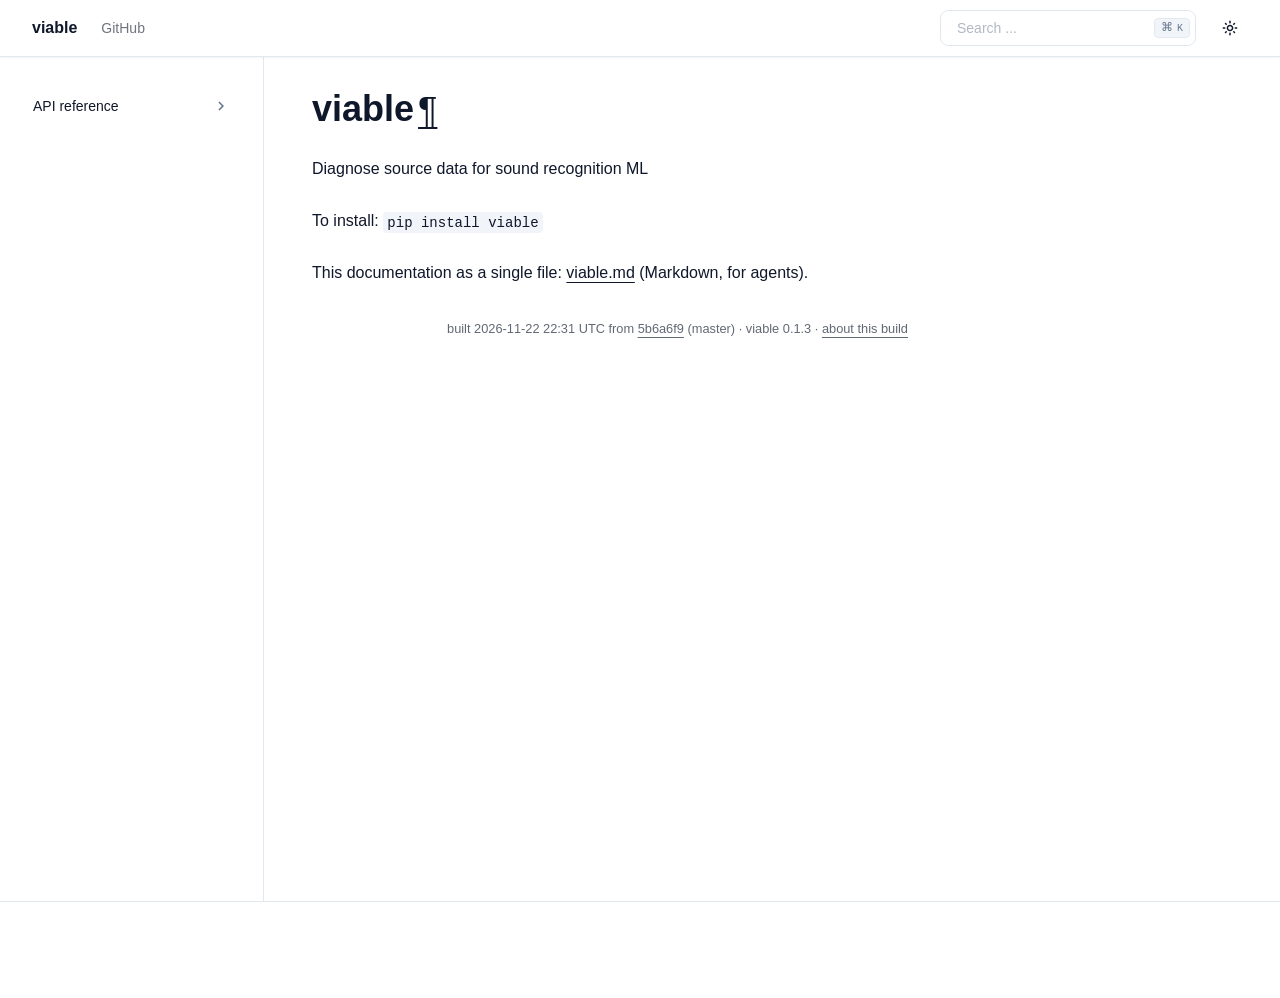
<file: index.html>
<!DOCTYPE html>

<html :class="{ 'dark' : darkMode === true }" data-content_root="./" lang="en" x-data="{ darkMode: $persist(window.matchMedia('(prefers-color-scheme: dark)').matches), activeSection: ''}">
<head>
<script>
    (function () {
      // Set initial color scheme
      if ((localStorage.getItem("_x_darkMode") === "true") || (window.matchMedia("(prefers-color-scheme: dark)").matches)) {
        document.documentElement.classList.add("dark");
      }

      // Watch for media preference changes
      window.matchMedia("(prefers-color-scheme: dark)").addEventListener("change", (event) => {
        localStorage.setItem("_x_darkMode", event.matches);
        document.documentElement.classList.toggle("dark", event.matches);
      });
    })();
  </script>
<meta content="width=device-width, initial-scale=1.0" name="viewport"/>
<meta charset="utf-8"/>
<meta content="#ffffff" media="(prefers-color-scheme: light)" name="theme-color"/>
<meta content="#030711" media="(prefers-color-scheme: dark)" name="theme-color"/>
<meta content="width=device-width, initial-scale=1" name="viewport"/>
<link href="index.html.md" rel="alternate" type="text/markdown"/>
<link href="llms.txt" rel="describedby" type="text/markdown"/>
<link href="index.html.md" rel="alternate" type="text/markdown"/>
<link href="llms.txt" rel="describedby"/>
<title>viable</title>
<meta content="viable" property="og:title"/>
<meta content="viable" name="twitter:title"/>
<link href="_static/pygments.css?v=d75fae25" rel="stylesheet" type="text/css"/>
<link href="_static/theme.css?v=009055c6" rel="stylesheet" type="text/css"/>
<link href="_static/sphinx_autodoc_typehints.css?v=057ac668" rel="stylesheet" type="text/css"/>
<link href="_static/copybutton.css?v=76b2166b" rel="stylesheet" type="text/css"/>
<link href="_static/epythet.css?v=be9fb8ec" rel="stylesheet" type="text/css"/>
<link href="search.html" rel="search" title="Search"/>
<link href="genindex.html" rel="index" title="Index"/>
<link href="api.html" rel="next" title="API reference"/>
</head>
<body :class="{ 'overflow-hidden': showSidebar }" class="min-h-screen font-sans antialiased bg-background text-foreground" x-data="{ showSidebar: false, showScrollTop: false }">
<div @click.self="showSidebar = false" class="fixed inset-0 z-50 overflow-hidden bg-background/80 backdrop-blur-sm md:hidden" x-cloak="" x-show="showSidebar"></div><div class="relative flex flex-col min-h-screen" id="page"><a class="absolute top-0 left-0 z-[100] block bg-background p-4 text-xl transition -translate-x-full opacity-0 focus:translate-x-0 focus:opacity-100" href="#content">
      Skip to content
    </a><header class="sticky top-0 z-40 w-full border-b shadow-xs border-border bg-background/90 backdrop-blur"><div class="container flex items-center h-14">
<div class="hidden mr-4 md:flex">
<a class="flex items-center mr-6" href="#"><span class="hidden font-bold sm:inline-block text-clip whitespace-nowrap">viable</span>
</a><nav class="flex items-center gap-6 text-sm font-medium">
<a class="transition-colors hover:text-foreground/80 text-foreground/60" href="https://github.com/i2mint/viable" rel="noopener nofollow">GitHub</a>
</nav></div><button @click="showSidebar = true" class="inline-flex items-center justify-center h-10 px-0 py-2 mr-2 text-base font-medium transition-colors rounded-md hover:text-accent-foreground hover:bg-transparent md:hidden" type="button">
<svg aria-hidden="true" fill="currentColor" height="24" viewbox="0 96 960 960" width="24" xmlns="http://www.w3.org/2000/svg">
<path d="M152.587 825.087q-19.152 0-32.326-13.174t-13.174-32.326q0-19.152 13.174-32.326t32.326-13.174h440q19.152 0 32.326 13.174t13.174 32.326q0 19.152-13.174 32.326t-32.326 13.174h-440Zm0-203.587q-19.152 0-32.326-13.174T107.087 576q0-19.152 13.174-32.326t32.326-13.174h320q19.152 0 32.326 13.174T518.087 576q0 19.152-13.174 32.326T472.587 621.5h-320Zm0-203.587q-19.152 0-32.326-13.174t-13.174-32.326q0-19.152 13.174-32.326t32.326-13.174h440q19.152 0 32.326 13.174t13.174 32.326q0 19.152-13.174 32.326t-32.326 13.174h-440ZM708.913 576l112.174 112.174q12.674 12.674 12.674 31.826t-12.674 31.826Q808.413 764.5 789.261 764.5t-31.826-12.674l-144-144Q600 594.391 600 576t13.435-31.826l144-144q12.674-12.674 31.826-12.674t31.826 12.674q12.674 12.674 12.674 31.826t-12.674 31.826L708.913 576Z"></path>
</svg>
<span class="sr-only">Toggle navigation menu</span>
</button>
<div class="flex items-center justify-between flex-1 gap-2 sm:gap-4 md:justify-end">
<div class="flex-1 w-full md:w-auto md:flex-none"><form @keydown.k.window.meta="$refs.search.focus()" action="search.html" class="relative flex items-center group" id="searchbox" method="get">
<input aria-label="Search the docs" class="inline-flex items-center font-medium transition-colors bg-transparent focus-visible:outline-none focus-visible:ring-2 focus-visible:ring-ring focus-visible:ring-offset-2 ring-offset-background border border-input hover:bg-accent focus:bg-accent hover:text-accent-foreground focus:text-accent-foreground hover:placeholder-accent-foreground py-2 px-4 relative h-9 w-full justify-start rounded-[0.5rem] text-sm text-muted-foreground sm:pr-12 md:w-40 lg:w-64" id="search-input" name="q" placeholder="Search ..." type="search" x-ref="search"/>
<kbd class="pointer-events-none absolute right-1.5 top-2 hidden h-5 select-none text-muted-foreground items-center gap-1 rounded border border-border bg-muted px-1.5 font-mono text-[10px] font-medium opacity-100 sm:flex group-hover:bg-accent group-hover:text-accent-foreground">
<span class="text-xs">⌘</span>
    K
  </kbd>
</form>
</div>
<nav class="flex items-center gap-1">
<button @click="darkMode = !darkMode" class="relative inline-flex items-center justify-center px-0 text-sm font-medium transition-colors rounded-md hover:bg-accent hover:text-accent-foreground h-9 w-9" title="Toggle color scheme" type="button">
<svg class="absolute transition-all scale-100 rotate-0 dark:-rotate-90 dark:scale-0" fill="currentColor" height="16" viewbox="0 96 960 960" width="16" xmlns="http://www.w3.org/2000/svg">
<path d="M480 685q45.456 0 77.228-31.772Q589 621.456 589 576q0-45.456-31.772-77.228Q525.456 467 480 467q-45.456 0-77.228 31.772Q371 530.544 371 576q0 45.456 31.772 77.228Q434.544 685 480 685Zm0 91q-83 0-141.5-58.5T280 576q0-83 58.5-141.5T480 376q83 0 141.5 58.5T680 576q0 83-58.5 141.5T480 776ZM80 621.5q-19.152 0-32.326-13.174T34.5 576q0-19.152 13.174-32.326T80 530.5h80q19.152 0 32.326 13.174T205.5 576q0 19.152-13.174 32.326T160 621.5H80Zm720 0q-19.152 0-32.326-13.174T754.5 576q0-19.152 13.174-32.326T800 530.5h80q19.152 0 32.326 13.174T925.5 576q0 19.152-13.174 32.326T880 621.5h-80Zm-320-320q-19.152 0-32.326-13.174T434.5 256v-80q0-19.152 13.174-32.326T480 130.5q19.152 0 32.326 13.174T525.5 176v80q0 19.152-13.174 32.326T480 301.5Zm0 720q-19.152 0-32.326-13.17Q434.5 995.152 434.5 976v-80q0-19.152 13.174-32.326T480 850.5q19.152 0 32.326 13.174T525.5 896v80q0 19.152-13.174 32.33-13.174 13.17-32.326 13.17ZM222.174 382.065l-43-42Q165.5 327.391 166 308.239t13.174-33.065q13.435-13.674 32.587-13.674t32.065 13.674l42.239 43q12.674 13.435 12.555 31.706-.12 18.272-12.555 31.946-12.674 13.674-31.445 13.413-18.772-.261-32.446-13.174Zm494 494.761-42.239-43q-12.674-13.435-12.674-32.087t12.674-31.565Q686.609 756.5 705.38 757q18.772.5 32.446 13.174l43 41.761Q794.5 824.609 794 843.761t-13.174 33.065Q767.391 890.5 748.239 890.5t-32.065-13.674Zm-42-494.761Q660.5 369.391 661 350.62q.5-18.772 13.174-32.446l41.761-43Q728.609 261.5 747.761 262t33.065 13.174q13.674 13.435 13.674 32.587t-13.674 32.065l-43 42.239q-13.435 12.674-31.706 12.555-18.272-.12-31.946-12.555Zm-495 494.761Q165.5 863.391 165.5 844.239t13.674-32.065l43-42.239q13.435-12.674 32.087-12.674t31.565 12.674Q299.5 782.609 299 801.38q-.5 18.772-13.174 32.446l-41.761 43Q231.391 890.5 212.239 890t-33.065-13.174ZM480 576Z"></path>
</svg>
<svg class="absolute transition-all scale-0 rotate-90 dark:rotate-0 dark:scale-100" fill="currentColor" height="16" viewbox="0 96 960 960" width="16" xmlns="http://www.w3.org/2000/svg">
<path d="M480 936q-151 0-255.5-104.5T120 576q0-138 90-239.5T440 218q25-3 39 18t-1 44q-17 26-25.5 55t-8.5 61q0 90 63 153t153 63q31 0 61.5-9t54.5-25q21-14 43-1.5t19 39.5q-14 138-117.5 229T480 936Zm0-80q88 0 158-48.5T740 681q-20 5-40 8t-40 3q-123 0-209.5-86.5T364 396q0-20 3-40t8-40q-78 32-126.5 102T200 576q0 116 82 198t198 82Zm-10-270Z"></path>
</svg>
</button>
</nav>
</div>
</div>
</header>
<div class="flex-1"><div class="container md:grid md:grid-cols-[220px_minmax(0,1fr)] md:gap-6 lg:grid-cols-[240px_minmax(0,1fr)] lg:gap-10"><aside :aria-hidden="!showSidebar" :class="{ 'translate-x-0': showSidebar }" class="fixed inset-y-0 left-0 md:top-14 z-50 md:z-30 bg-background md:bg-transparent transition-all duration-100 -translate-x-full md:translate-x-0 ml-0 p-6 md:p-0 md:-ml-2 md:h-[calc(100vh-3.5rem)] w-5/6 md:w-full overflow-y-auto border-r border-border md:sticky" id="left-sidebar">
<a class="justify-start text-sm md:!hidden bg-background" href="#"><span class="font-bold text-clip whitespace-nowrap">viable</span>
</a>
<div class="relative overflow-hidden md:overflow-auto my-4 md:my-0">
<div class="overflow-y-auto h-full w-full relative pr-6"><nav class="flex md:hidden flex-col font-medium mt-4">
<a href="https://github.com/i2mint/viable" rel="nofollow noopener">GitHub</a>
</nav><nav class="table w-full min-w-full my-6 lg:my-8">
<ul>
<li class="toctree-l1" x-data="{ expanded: $el.classList.contains('current') ? true : false }"><a :class="{ 'expanded' : expanded }" @click="expanded = !expanded" class="reference internal expandable" href="api.html">API reference<button @click.prevent.stop="expanded = !expanded" type="button" x-cloak=""><span class="sr-only"></span><svg fill="currentColor" height="18px" stroke="none" viewbox="0 0 24 24" width="18px" xmlns="http://www.w3.org/2000/svg"><path d="M10 6L8.59 7.41 13.17 12l-4.58 4.59L10 18l6-6z"></path></svg></button></a><ul x-cloak="" x-show="expanded">
<li class="toctree-l2" x-data="{ expanded: $el.classList.contains('current') ? true : false }"><a :class="{ 'expanded' : expanded }" @click="expanded = !expanded" class="reference internal expandable" href="_autosummary/viable.html">viable<button @click.prevent.stop="expanded = !expanded" type="button" x-cloak=""><span class="sr-only"></span><svg fill="currentColor" height="18px" stroke="none" viewbox="0 0 24 24" width="18px" xmlns="http://www.w3.org/2000/svg"><path d="M10 6L8.59 7.41 13.17 12l-4.58 4.59L10 18l6-6z"></path></svg></button></a><ul x-cloak="" x-show="expanded">
<li class="toctree-l3"><a class="reference internal" href="_autosummary/viable.diagnosis.html">viable.diagnosis</a></li>
</ul>
</li>
</ul>
</li>
</ul>
</nav>
</div>
</div>
<button @click="showSidebar = false" class="absolute md:hidden right-4 top-4 rounded-sm opacity-70 transition-opacity hover:opacity-100" type="button">
<svg class="h-4 w-4" fill="currentColor" height="24" stroke="none" viewbox="0 96 960 960" width="24" xmlns="http://www.w3.org/2000/svg">
<path d="M480 632 284 828q-11 11-28 11t-28-11q-11-11-11-28t11-28l196-196-196-196q-11-11-11-28t11-28q11-11 28-11t28 11l196 196 196-196q11-11 28-11t28 11q11 11 11 28t-11 28L536 576l196 196q11 11 11 28t-11 28q-11 11-28 11t-28-11L480 632Z"></path>
</svg>
</button>
</aside>
<main class="relative py-6 lg:gap-10 lg:py-8 xl:grid xl:grid-cols-[1fr_300px]">
<div class="w-full min-w-0 mx-auto">
<div id="content" role="main">

<section id="viable">
<h1>viable<a @click.prevent="window.navigator.clipboard.writeText($el.href); $el.setAttribute('data-tooltip', 'Copied!'); setTimeout(() =&gt; $el.setAttribute('data-tooltip', 'Copy link to this element'), 2000)" aria-label="Copy link to this element" class="headerlink" data-tooltip="Copy link to this element" href="#viable">¶</a></h1>
<p>Diagnose source data for sound recognition ML</p>
<p>To install:	<code class="docutils literal notranslate"><span class="pre">pip</span> <span class="pre">install</span> <span class="pre">viable</span></code></p>
<p class="epythet-aggregates">This documentation as a single file: <a href="viable.md">viable.md</a> (Markdown, for agents).</p>

</section>
<p class="epythet-provenance" style="font-size:.8em;opacity:.65;margin-top:2.5em;text-align:right">built 2026-11-22 22:31 UTC from <a href="https://github.com/i2mint/viable/commit/5b6a6f99f2b1dbde25e12d02b73fb7f61ec20521">5b6a6f9</a> (master) · viable 0.1.3 · <a href="about-this-build.html">about this build</a></p>
</div></div>
</main>
</div>
</div><footer class="py-6 border-t border-border md:py-0">
<div class="container flex flex-col items-center justify-between gap-4 md:h-24 md:flex-row">
<div class="flex flex-col items-center gap-4 px-8 md:flex-row md:gap-2 md:px-0">
<p class="text-sm leading-loose text-center text-muted-foreground md:text-left"></p>
</div>
</div>
</footer>
</div>
<script src="_static/documentation_options.js?v=360bc84d"></script>
<script src="_static/doctools.js?v=fd6eb6e6"></script>
<script src="_static/sphinx_highlight.js?v=6ffebe34"></script>
<script src="_static/clipboard.min.js?v=a7894cd8"></script>
<script src="_static/copybutton.js?v=fd10adb8"></script>
<script defer="defer" src="_static/theme.js?v=49cc6205"></script>
</body>
</html>
</file>
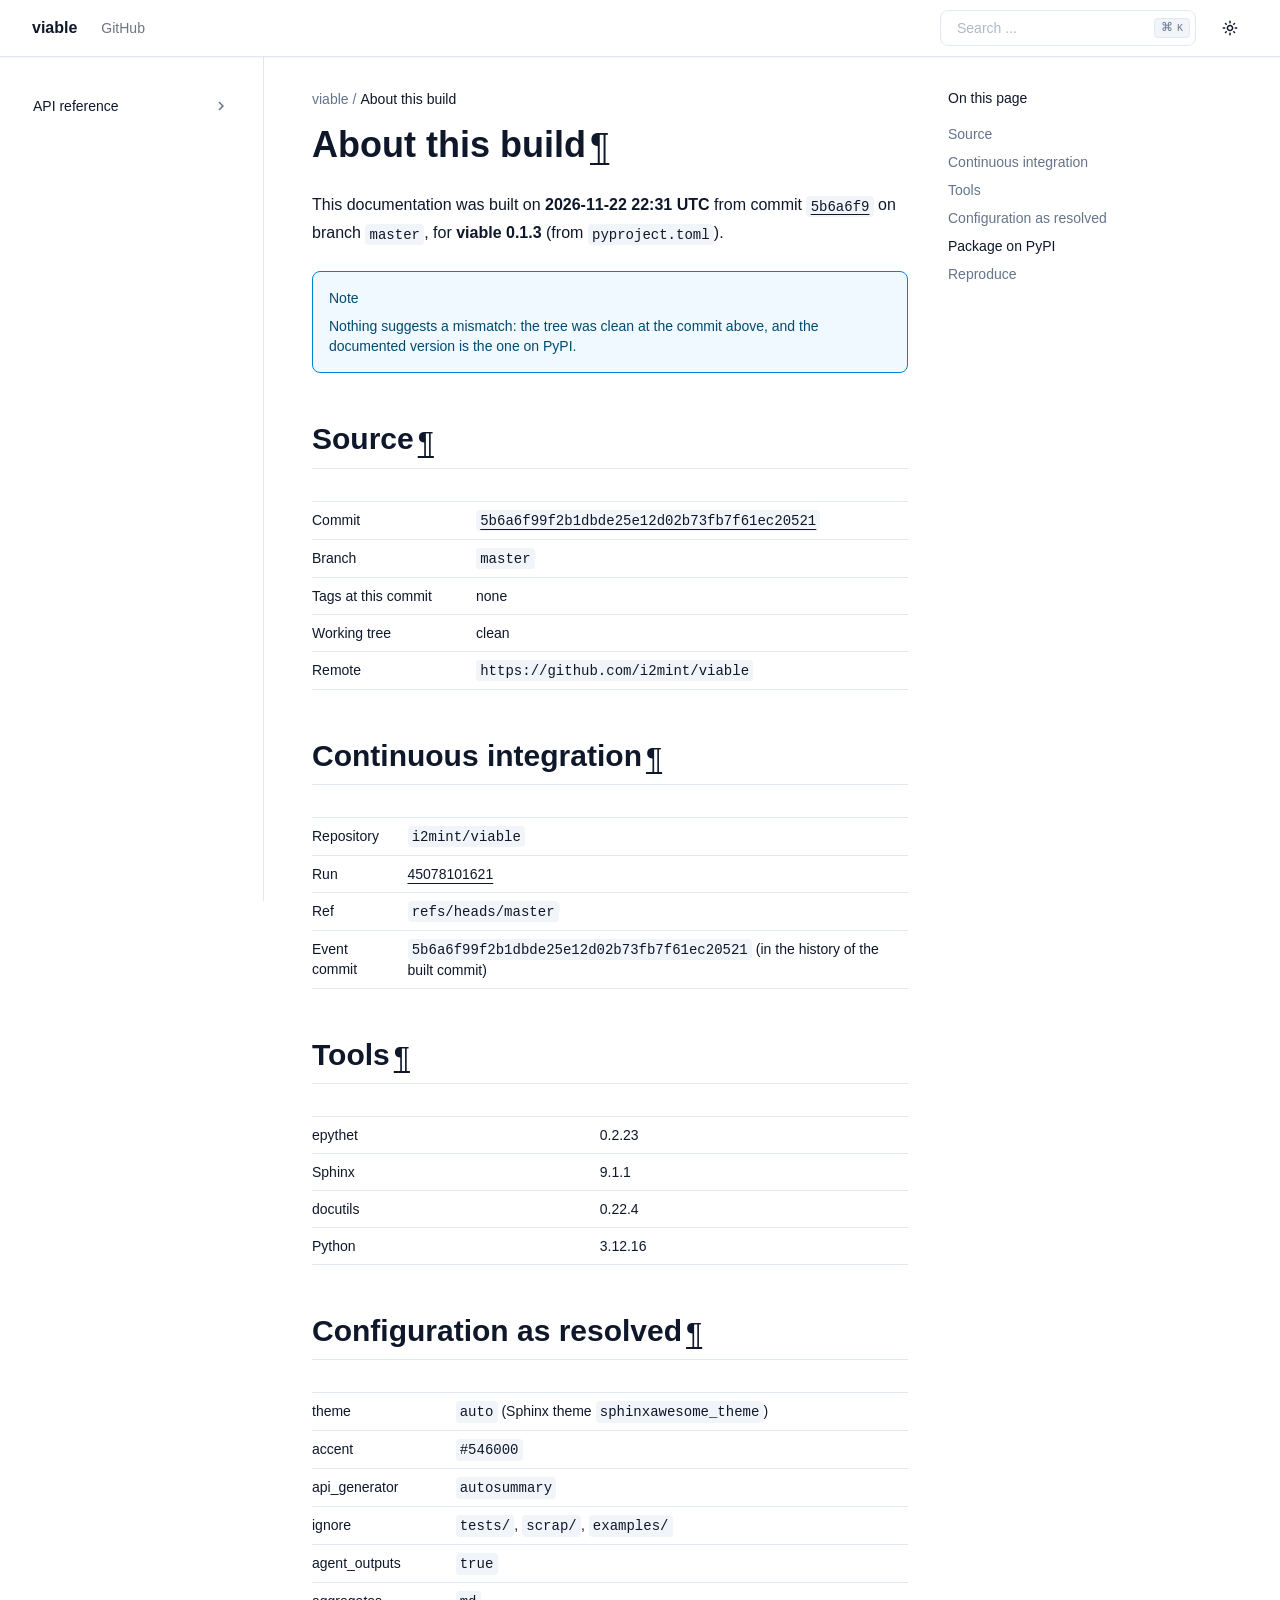
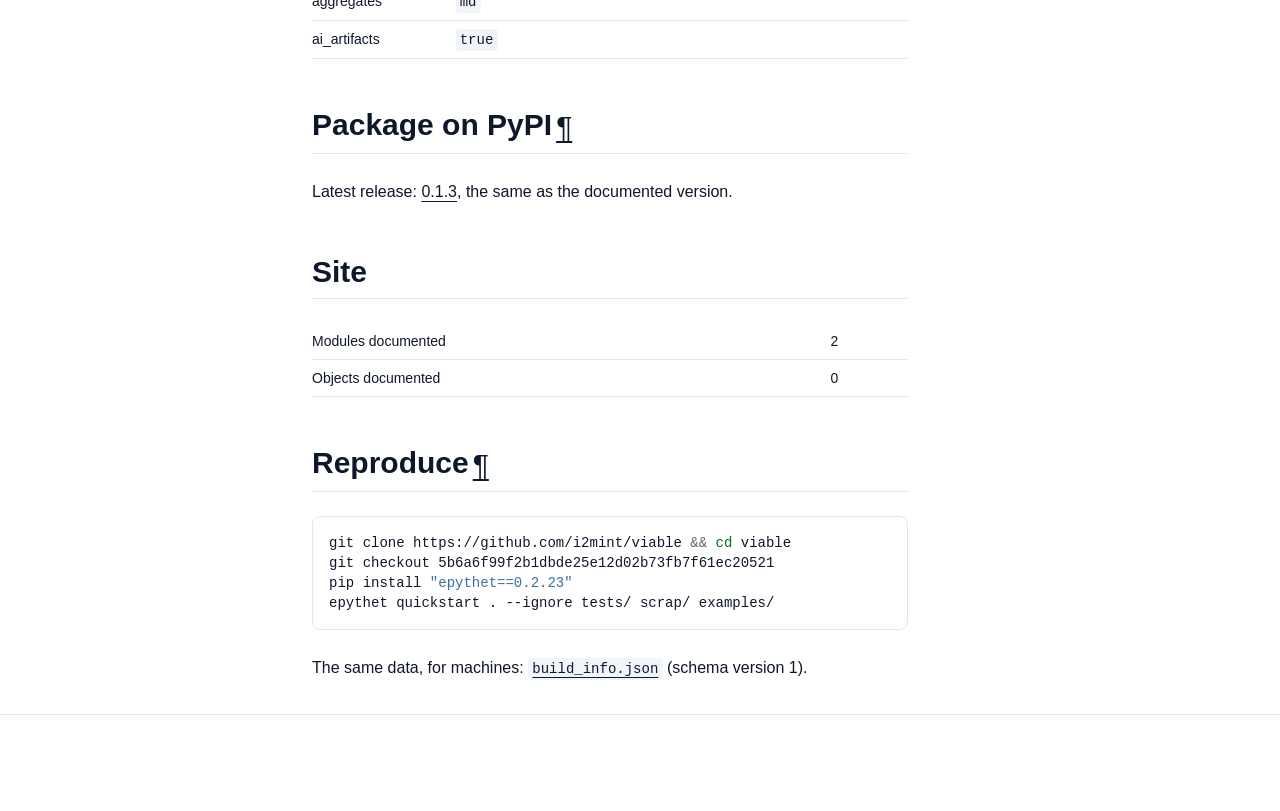
<file: about-this-build.html>
<!DOCTYPE html>

<html :class="{ 'dark' : darkMode === true }" data-content_root="./" lang="en" x-data="{ darkMode: $persist(window.matchMedia('(prefers-color-scheme: dark)').matches), activeSection: ''}">
<head>
<script>
    (function () {
      // Set initial color scheme
      if ((localStorage.getItem("_x_darkMode") === "true") || (window.matchMedia("(prefers-color-scheme: dark)").matches)) {
        document.documentElement.classList.add("dark");
      }

      // Watch for media preference changes
      window.matchMedia("(prefers-color-scheme: dark)").addEventListener("change", (event) => {
        localStorage.setItem("_x_darkMode", event.matches);
        document.documentElement.classList.toggle("dark", event.matches);
      });
    })();
  </script>
<meta content="width=device-width, initial-scale=1.0" name="viewport"/>
<meta charset="utf-8"/>
<meta content="#ffffff" media="(prefers-color-scheme: light)" name="theme-color"/>
<meta content="#030711" media="(prefers-color-scheme: dark)" name="theme-color"/>
<meta content="width=device-width, initial-scale=1" name="viewport"/>
<link href="about-this-build.html.md" rel="alternate" type="text/markdown"/>
<link href="llms.txt" rel="describedby" type="text/markdown"/>
<link href="about-this-build.html.md" rel="alternate" type="text/markdown"/>
<link href="llms.txt" rel="describedby"/>
<title>About this build | viable</title>
<meta content="About this build | viable" property="og:title"/>
<meta content="About this build | viable" name="twitter:title"/>
<link href="_static/pygments.css?v=d75fae25" rel="stylesheet" type="text/css"/>
<link href="_static/theme.css?v=009055c6" rel="stylesheet" type="text/css"/>
<link href="_static/sphinx_autodoc_typehints.css?v=057ac668" rel="stylesheet" type="text/css"/>
<link href="_static/copybutton.css?v=76b2166b" rel="stylesheet" type="text/css"/>
<link href="_static/epythet.css?v=be9fb8ec" rel="stylesheet" type="text/css"/>
<link href="search.html" rel="search" title="Search"/>
<link href="genindex.html" rel="index" title="Index"/>
</head>
<body :class="{ 'overflow-hidden': showSidebar }" class="min-h-screen font-sans antialiased bg-background text-foreground" x-data="{ showSidebar: false, showScrollTop: false }">
<div @click.self="showSidebar = false" class="fixed inset-0 z-50 overflow-hidden bg-background/80 backdrop-blur-sm md:hidden" x-cloak="" x-show="showSidebar"></div><div class="relative flex flex-col min-h-screen" id="page"><a class="absolute top-0 left-0 z-[100] block bg-background p-4 text-xl transition -translate-x-full opacity-0 focus:translate-x-0 focus:opacity-100" href="#content">
      Skip to content
    </a><header class="sticky top-0 z-40 w-full border-b shadow-xs border-border bg-background/90 backdrop-blur"><div class="container flex items-center h-14">
<div class="hidden mr-4 md:flex">
<a class="flex items-center mr-6" href="index.html"><span class="hidden font-bold sm:inline-block text-clip whitespace-nowrap">viable</span>
</a><nav class="flex items-center gap-6 text-sm font-medium">
<a class="transition-colors hover:text-foreground/80 text-foreground/60" href="https://github.com/i2mint/viable" rel="noopener nofollow">GitHub</a>
</nav></div><button @click="showSidebar = true" class="inline-flex items-center justify-center h-10 px-0 py-2 mr-2 text-base font-medium transition-colors rounded-md hover:text-accent-foreground hover:bg-transparent md:hidden" type="button">
<svg aria-hidden="true" fill="currentColor" height="24" viewbox="0 96 960 960" width="24" xmlns="http://www.w3.org/2000/svg">
<path d="M152.587 825.087q-19.152 0-32.326-13.174t-13.174-32.326q0-19.152 13.174-32.326t32.326-13.174h440q19.152 0 32.326 13.174t13.174 32.326q0 19.152-13.174 32.326t-32.326 13.174h-440Zm0-203.587q-19.152 0-32.326-13.174T107.087 576q0-19.152 13.174-32.326t32.326-13.174h320q19.152 0 32.326 13.174T518.087 576q0 19.152-13.174 32.326T472.587 621.5h-320Zm0-203.587q-19.152 0-32.326-13.174t-13.174-32.326q0-19.152 13.174-32.326t32.326-13.174h440q19.152 0 32.326 13.174t13.174 32.326q0 19.152-13.174 32.326t-32.326 13.174h-440ZM708.913 576l112.174 112.174q12.674 12.674 12.674 31.826t-12.674 31.826Q808.413 764.5 789.261 764.5t-31.826-12.674l-144-144Q600 594.391 600 576t13.435-31.826l144-144q12.674-12.674 31.826-12.674t31.826 12.674q12.674 12.674 12.674 31.826t-12.674 31.826L708.913 576Z"></path>
</svg>
<span class="sr-only">Toggle navigation menu</span>
</button>
<div class="flex items-center justify-between flex-1 gap-2 sm:gap-4 md:justify-end">
<div class="flex-1 w-full md:w-auto md:flex-none"><form @keydown.k.window.meta="$refs.search.focus()" action="search.html" class="relative flex items-center group" id="searchbox" method="get">
<input aria-label="Search the docs" class="inline-flex items-center font-medium transition-colors bg-transparent focus-visible:outline-none focus-visible:ring-2 focus-visible:ring-ring focus-visible:ring-offset-2 ring-offset-background border border-input hover:bg-accent focus:bg-accent hover:text-accent-foreground focus:text-accent-foreground hover:placeholder-accent-foreground py-2 px-4 relative h-9 w-full justify-start rounded-[0.5rem] text-sm text-muted-foreground sm:pr-12 md:w-40 lg:w-64" id="search-input" name="q" placeholder="Search ..." type="search" x-ref="search"/>
<kbd class="pointer-events-none absolute right-1.5 top-2 hidden h-5 select-none text-muted-foreground items-center gap-1 rounded border border-border bg-muted px-1.5 font-mono text-[10px] font-medium opacity-100 sm:flex group-hover:bg-accent group-hover:text-accent-foreground">
<span class="text-xs">⌘</span>
    K
  </kbd>
</form>
</div>
<nav class="flex items-center gap-1">
<button @click="darkMode = !darkMode" class="relative inline-flex items-center justify-center px-0 text-sm font-medium transition-colors rounded-md hover:bg-accent hover:text-accent-foreground h-9 w-9" title="Toggle color scheme" type="button">
<svg class="absolute transition-all scale-100 rotate-0 dark:-rotate-90 dark:scale-0" fill="currentColor" height="16" viewbox="0 96 960 960" width="16" xmlns="http://www.w3.org/2000/svg">
<path d="M480 685q45.456 0 77.228-31.772Q589 621.456 589 576q0-45.456-31.772-77.228Q525.456 467 480 467q-45.456 0-77.228 31.772Q371 530.544 371 576q0 45.456 31.772 77.228Q434.544 685 480 685Zm0 91q-83 0-141.5-58.5T280 576q0-83 58.5-141.5T480 376q83 0 141.5 58.5T680 576q0 83-58.5 141.5T480 776ZM80 621.5q-19.152 0-32.326-13.174T34.5 576q0-19.152 13.174-32.326T80 530.5h80q19.152 0 32.326 13.174T205.5 576q0 19.152-13.174 32.326T160 621.5H80Zm720 0q-19.152 0-32.326-13.174T754.5 576q0-19.152 13.174-32.326T800 530.5h80q19.152 0 32.326 13.174T925.5 576q0 19.152-13.174 32.326T880 621.5h-80Zm-320-320q-19.152 0-32.326-13.174T434.5 256v-80q0-19.152 13.174-32.326T480 130.5q19.152 0 32.326 13.174T525.5 176v80q0 19.152-13.174 32.326T480 301.5Zm0 720q-19.152 0-32.326-13.17Q434.5 995.152 434.5 976v-80q0-19.152 13.174-32.326T480 850.5q19.152 0 32.326 13.174T525.5 896v80q0 19.152-13.174 32.33-13.174 13.17-32.326 13.17ZM222.174 382.065l-43-42Q165.5 327.391 166 308.239t13.174-33.065q13.435-13.674 32.587-13.674t32.065 13.674l42.239 43q12.674 13.435 12.555 31.706-.12 18.272-12.555 31.946-12.674 13.674-31.445 13.413-18.772-.261-32.446-13.174Zm494 494.761-42.239-43q-12.674-13.435-12.674-32.087t12.674-31.565Q686.609 756.5 705.38 757q18.772.5 32.446 13.174l43 41.761Q794.5 824.609 794 843.761t-13.174 33.065Q767.391 890.5 748.239 890.5t-32.065-13.674Zm-42-494.761Q660.5 369.391 661 350.62q.5-18.772 13.174-32.446l41.761-43Q728.609 261.5 747.761 262t33.065 13.174q13.674 13.435 13.674 32.587t-13.674 32.065l-43 42.239q-13.435 12.674-31.706 12.555-18.272-.12-31.946-12.555Zm-495 494.761Q165.5 863.391 165.5 844.239t13.674-32.065l43-42.239q13.435-12.674 32.087-12.674t31.565 12.674Q299.5 782.609 299 801.38q-.5 18.772-13.174 32.446l-41.761 43Q231.391 890.5 212.239 890t-33.065-13.174ZM480 576Z"></path>
</svg>
<svg class="absolute transition-all scale-0 rotate-90 dark:rotate-0 dark:scale-100" fill="currentColor" height="16" viewbox="0 96 960 960" width="16" xmlns="http://www.w3.org/2000/svg">
<path d="M480 936q-151 0-255.5-104.5T120 576q0-138 90-239.5T440 218q25-3 39 18t-1 44q-17 26-25.5 55t-8.5 61q0 90 63 153t153 63q31 0 61.5-9t54.5-25q21-14 43-1.5t19 39.5q-14 138-117.5 229T480 936Zm0-80q88 0 158-48.5T740 681q-20 5-40 8t-40 3q-123 0-209.5-86.5T364 396q0-20 3-40t8-40q-78 32-126.5 102T200 576q0 116 82 198t198 82Zm-10-270Z"></path>
</svg>
</button>
</nav>
</div>
</div>
</header>
<div class="flex-1"><div class="container md:grid md:grid-cols-[220px_minmax(0,1fr)] md:gap-6 lg:grid-cols-[240px_minmax(0,1fr)] lg:gap-10"><aside :aria-hidden="!showSidebar" :class="{ 'translate-x-0': showSidebar }" class="fixed inset-y-0 left-0 md:top-14 z-50 md:z-30 bg-background md:bg-transparent transition-all duration-100 -translate-x-full md:translate-x-0 ml-0 p-6 md:p-0 md:-ml-2 md:h-[calc(100vh-3.5rem)] w-5/6 md:w-full overflow-y-auto border-r border-border md:sticky" id="left-sidebar">
<a class="justify-start text-sm md:!hidden bg-background" href="index.html"><span class="font-bold text-clip whitespace-nowrap">viable</span>
</a>
<div class="relative overflow-hidden md:overflow-auto my-4 md:my-0">
<div class="overflow-y-auto h-full w-full relative pr-6"><nav class="flex md:hidden flex-col font-medium mt-4">
<a href="https://github.com/i2mint/viable" rel="nofollow noopener">GitHub</a>
</nav><nav class="table w-full min-w-full my-6 lg:my-8">
<ul>
<li class="toctree-l1" x-data="{ expanded: $el.classList.contains('current') ? true : false }"><a :class="{ 'expanded' : expanded }" @click="expanded = !expanded" class="reference internal expandable" href="api.html">API reference<button @click.prevent.stop="expanded = !expanded" type="button" x-cloak=""><span class="sr-only"></span><svg fill="currentColor" height="18px" stroke="none" viewbox="0 0 24 24" width="18px" xmlns="http://www.w3.org/2000/svg"><path d="M10 6L8.59 7.41 13.17 12l-4.58 4.59L10 18l6-6z"></path></svg></button></a><ul x-cloak="" x-show="expanded">
<li class="toctree-l2" x-data="{ expanded: $el.classList.contains('current') ? true : false }"><a :class="{ 'expanded' : expanded }" @click="expanded = !expanded" class="reference internal expandable" href="_autosummary/viable.html">viable<button @click.prevent.stop="expanded = !expanded" type="button" x-cloak=""><span class="sr-only"></span><svg fill="currentColor" height="18px" stroke="none" viewbox="0 0 24 24" width="18px" xmlns="http://www.w3.org/2000/svg"><path d="M10 6L8.59 7.41 13.17 12l-4.58 4.59L10 18l6-6z"></path></svg></button></a><ul x-cloak="" x-show="expanded">
<li class="toctree-l3"><a class="reference internal" href="_autosummary/viable.diagnosis.html">viable.diagnosis</a></li>
</ul>
</li>
</ul>
</li>
</ul>
</nav>
</div>
</div>
<button @click="showSidebar = false" class="absolute md:hidden right-4 top-4 rounded-sm opacity-70 transition-opacity hover:opacity-100" type="button">
<svg class="h-4 w-4" fill="currentColor" height="24" stroke="none" viewbox="0 96 960 960" width="24" xmlns="http://www.w3.org/2000/svg">
<path d="M480 632 284 828q-11 11-28 11t-28-11q-11-11-11-28t11-28l196-196-196-196q-11-11-11-28t11-28q11-11 28-11t28 11l196 196 196-196q11-11 28-11t28 11q11 11 11 28t-11 28L536 576l196 196q11 11 11 28t-11 28q-11 11-28 11t-28-11L480 632Z"></path>
</svg>
</button>
</aside>
<main class="relative py-6 lg:gap-10 lg:py-8 xl:grid xl:grid-cols-[1fr_300px]">
<div class="w-full min-w-0 mx-auto">
<nav aria-label="breadcrumbs" class="flex items-center mb-4 space-x-1 text-sm text-muted-foreground">
<a class="overflow-hidden text-ellipsis whitespace-nowrap hover:text-foreground" href="index.html">
<span class="hidden md:inline">viable</span>
<svg aria-label="Home" class="md:hidden" fill="currentColor" height="18" stroke="none" viewbox="0 96 960 960" width="18" xmlns="http://www.w3.org/2000/svg">
<path d="M240 856h120V616h240v240h120V496L480 316 240 496v360Zm-80 80V456l320-240 320 240v480H520V696h-80v240H160Zm320-350Z"></path>
</svg>
</a>
<div class="mr-1">/</div><span aria-current="page" class="font-medium text-foreground overflow-hidden text-ellipsis whitespace-nowrap">About this build</span>
</nav>
<div id="content" role="main">

<section id="about-this-build">
<h1>About this build<a @click.prevent="window.navigator.clipboard.writeText($el.href); $el.setAttribute('data-tooltip', 'Copied!'); setTimeout(() =&gt; $el.setAttribute('data-tooltip', 'Copy link to this element'), 2000)" aria-label="Copy link to this element" class="headerlink" data-tooltip="Copy link to this element" href="#about-this-build">¶</a></h1>
<p>This documentation was built on <strong>2026-11-22 22:31 UTC</strong> from commit <a href="https://github.com/i2mint/viable/commit/5b6a6f99f2b1dbde25e12d02b73fb7f61ec20521"><code>5b6a6f9</code></a> on branch <code>master</code>, for <strong>viable 0.1.3</strong> (from <code>pyproject.toml</code>).</p>
<div class="admonition note">
<p class="admonition-title">Note</p>
<p>Nothing suggests a mismatch: the tree was clean at the commit above, and the documented version is the one on PyPI.</p>
</div>
<section id="source">
<h2>Source<a @click.prevent="window.navigator.clipboard.writeText($el.href); $el.setAttribute('data-tooltip', 'Copied!'); setTimeout(() =&gt; $el.setAttribute('data-tooltip', 'Copy link to this element'), 2000)" aria-label="Copy link to this element" class="headerlink" data-tooltip="Copy link to this element" href="#source" x-intersect.margin.0%.0%.-70%.0%="activeSection = '#source'">¶</a></h2>
<table class="docutils align-default">
<thead>
<tr class="row-odd"><th class="head"><p></p></th>
<th class="head"><p></p></th>
</tr>
</thead>
<tbody>
<tr class="row-even"><td><p>Commit</p></td>
<td><p><a href="https://github.com/i2mint/viable/commit/5b6a6f99f2b1dbde25e12d02b73fb7f61ec20521"><code>5b6a6f99f2b1dbde25e12d02b73fb7f61ec20521</code></a></p></td>
</tr>
<tr class="row-odd"><td><p>Branch</p></td>
<td><p><code>master</code></p></td>
</tr>
<tr class="row-even"><td><p>Tags at this commit</p></td>
<td><p>none</p></td>
</tr>
<tr class="row-odd"><td><p>Working tree</p></td>
<td><p>clean</p></td>
</tr>
<tr class="row-even"><td><p>Remote</p></td>
<td><p><code>https://github.com/i2mint/viable</code></p></td>
</tr>
</tbody>
</table>
</section>
<section id="continuous-integration">
<h2>Continuous integration<a @click.prevent="window.navigator.clipboard.writeText($el.href); $el.setAttribute('data-tooltip', 'Copied!'); setTimeout(() =&gt; $el.setAttribute('data-tooltip', 'Copy link to this element'), 2000)" aria-label="Copy link to this element" class="headerlink" data-tooltip="Copy link to this element" href="#continuous-integration" x-intersect.margin.0%.0%.-70%.0%="activeSection = '#continuous-integration'">¶</a></h2>
<table class="docutils align-default">
<thead>
<tr class="row-odd"><th class="head"><p></p></th>
<th class="head"><p></p></th>
</tr>
</thead>
<tbody>
<tr class="row-even"><td><p>Repository</p></td>
<td><p><code>i2mint/viable</code></p></td>
</tr>
<tr class="row-odd"><td><p>Run</p></td>
<td><p><a href="https://github.com/i2mint/viable/actions/runs/45078101621">45078101621</a></p></td>
</tr>
<tr class="row-even"><td><p>Ref</p></td>
<td><p><code>refs/heads/master</code></p></td>
</tr>
<tr class="row-odd"><td><p>Event commit</p></td>
<td><p><code>5b6a6f99f2b1dbde25e12d02b73fb7f61ec20521</code> (in the history of the built commit)</p></td>
</tr>
</tbody>
</table>
</section>
<section id="tools">
<h2>Tools<a @click.prevent="window.navigator.clipboard.writeText($el.href); $el.setAttribute('data-tooltip', 'Copied!'); setTimeout(() =&gt; $el.setAttribute('data-tooltip', 'Copy link to this element'), 2000)" aria-label="Copy link to this element" class="headerlink" data-tooltip="Copy link to this element" href="#tools" x-intersect.margin.0%.0%.-70%.0%="activeSection = '#tools'">¶</a></h2>
<table class="docutils align-default">
<thead>
<tr class="row-odd"><th class="head"><p></p></th>
<th class="head"><p></p></th>
</tr>
</thead>
<tbody>
<tr class="row-even"><td><p>epythet</p></td>
<td><p>0.2.23</p></td>
</tr>
<tr class="row-odd"><td><p>Sphinx</p></td>
<td><p>9.1.1</p></td>
</tr>
<tr class="row-even"><td><p>docutils</p></td>
<td><p>0.22.4</p></td>
</tr>
<tr class="row-odd"><td><p>Python</p></td>
<td><p>3.12.16</p></td>
</tr>
</tbody>
</table>
</section>
<section id="configuration-as-resolved">
<h2>Configuration as resolved<a @click.prevent="window.navigator.clipboard.writeText($el.href); $el.setAttribute('data-tooltip', 'Copied!'); setTimeout(() =&gt; $el.setAttribute('data-tooltip', 'Copy link to this element'), 2000)" aria-label="Copy link to this element" class="headerlink" data-tooltip="Copy link to this element" href="#configuration-as-resolved" x-intersect.margin.0%.0%.-70%.0%="activeSection = '#configuration-as-resolved'">¶</a></h2>
<table class="docutils align-default">
<thead>
<tr class="row-odd"><th class="head"><p></p></th>
<th class="head"><p></p></th>
</tr>
</thead>
<tbody>
<tr class="row-even"><td><p>theme</p></td>
<td><p><code>auto</code> (Sphinx theme <code>sphinxawesome_theme</code>)</p></td>
</tr>
<tr class="row-odd"><td><p>accent</p></td>
<td><p><code>#546000</code></p></td>
</tr>
<tr class="row-even"><td><p>api_generator</p></td>
<td><p><code>autosummary</code></p></td>
</tr>
<tr class="row-odd"><td><p>ignore</p></td>
<td><p><code>tests/</code>, <code>scrap/</code>, <code>examples/</code></p></td>
</tr>
<tr class="row-even"><td><p>agent_outputs</p></td>
<td><p><code>true</code></p></td>
</tr>
<tr class="row-odd"><td><p>aggregates</p></td>
<td><p><code>md</code></p></td>
</tr>
<tr class="row-even"><td><p>ai_artifacts</p></td>
<td><p><code>true</code></p></td>
</tr>
</tbody>
</table>
</section>
<section id="package-on-pypi">
<h2>Package on PyPI<a @click.prevent="window.navigator.clipboard.writeText($el.href); $el.setAttribute('data-tooltip', 'Copied!'); setTimeout(() =&gt; $el.setAttribute('data-tooltip', 'Copy link to this element'), 2000)" aria-label="Copy link to this element" class="headerlink" data-tooltip="Copy link to this element" href="#package-on-pypi" x-intersect.margin.0%.0%.-70%.0%="activeSection = '#package-on-pypi'">¶</a></h2>
<p>Latest release: <a href="https://pypi.org/project/viable/0.1.3/">0.1.3</a>, the same as the documented version.</p>
</section>
<section id="site"><h2>Site</h2><table class="docutils align-default"><tbody><tr><td><p>Modules documented</p></td><td><p>2</p></td></tr><tr><td><p>Objects documented</p></td><td><p>0</p></td></tr></tbody></table></section>
<section id="reproduce">
<h2>Reproduce<a @click.prevent="window.navigator.clipboard.writeText($el.href); $el.setAttribute('data-tooltip', 'Copied!'); setTimeout(() =&gt; $el.setAttribute('data-tooltip', 'Copy link to this element'), 2000)" aria-label="Copy link to this element" class="headerlink" data-tooltip="Copy link to this element" href="#reproduce" x-intersect.margin.0%.0%.-70%.0%="activeSection = '#reproduce'">¶</a></h2>
<div class="highlight-bash notranslate"><div class="highlight"><pre><span></span><code><span id="line-1">git<span class="w"> </span>clone<span class="w"> </span>https://github.com/i2mint/viable<span class="w"> </span><span class="o">&amp;&amp;</span><span class="w"> </span><span class="nb">cd</span><span class="w"> </span>viable
</span><span id="line-2">git<span class="w"> </span>checkout<span class="w"> </span>5b6a6f99f2b1dbde25e12d02b73fb7f61ec20521
</span><span id="line-3">pip<span class="w"> </span>install<span class="w"> </span><span class="s2">"epythet==0.2.23"</span>
</span><span id="line-4">epythet<span class="w"> </span>quickstart<span class="w"> </span>.<span class="w"> </span>--ignore<span class="w"> </span>tests/<span class="w"> </span>scrap/<span class="w"> </span>examples/
</span></code></pre></div>
</div>
<p>The same data, for machines: <a href="build_info.json"><code>build_info.json</code></a> (schema version 1).</p>
</section>
</section>
</div></div><aside class="hidden text-sm xl:block" id="right-sidebar">
<div class="sticky top-16 -mt-10 max-h-[calc(100vh-5rem)] h-full overflow-y-auto pt-6 space-y-2"><p class="font-medium">On this page</p>
<ul>
<li><a :data-current="activeSection === '#source'" class="reference internal" href="#source">Source</a></li>
<li><a :data-current="activeSection === '#continuous-integration'" class="reference internal" href="#continuous-integration">Continuous integration</a></li>
<li><a :data-current="activeSection === '#tools'" class="reference internal" href="#tools">Tools</a></li>
<li><a :data-current="activeSection === '#configuration-as-resolved'" class="reference internal" href="#configuration-as-resolved">Configuration as resolved</a></li>
<li><a :data-current="activeSection === '#package-on-pypi'" class="reference internal" href="#package-on-pypi">Package on PyPI</a></li>
<li><a :data-current="activeSection === '#reproduce'" class="reference internal" href="#reproduce">Reproduce</a></li>
</ul>
</div>
</aside>
</main>
</div>
</div><footer class="py-6 border-t border-border md:py-0">
<div class="container flex flex-col items-center justify-between gap-4 md:h-24 md:flex-row">
<div class="flex flex-col items-center gap-4 px-8 md:flex-row md:gap-2 md:px-0">
<p class="text-sm leading-loose text-center text-muted-foreground md:text-left"></p>
</div>
</div>
</footer>
</div>
<script src="_static/documentation_options.js?v=360bc84d"></script>
<script src="_static/doctools.js?v=fd6eb6e6"></script>
<script src="_static/sphinx_highlight.js?v=6ffebe34"></script>
<script src="_static/clipboard.min.js?v=a7894cd8"></script>
<script src="_static/copybutton.js?v=fd10adb8"></script>
<script defer="defer" src="_static/theme.js?v=49cc6205"></script>
</body>
</html>
</file>
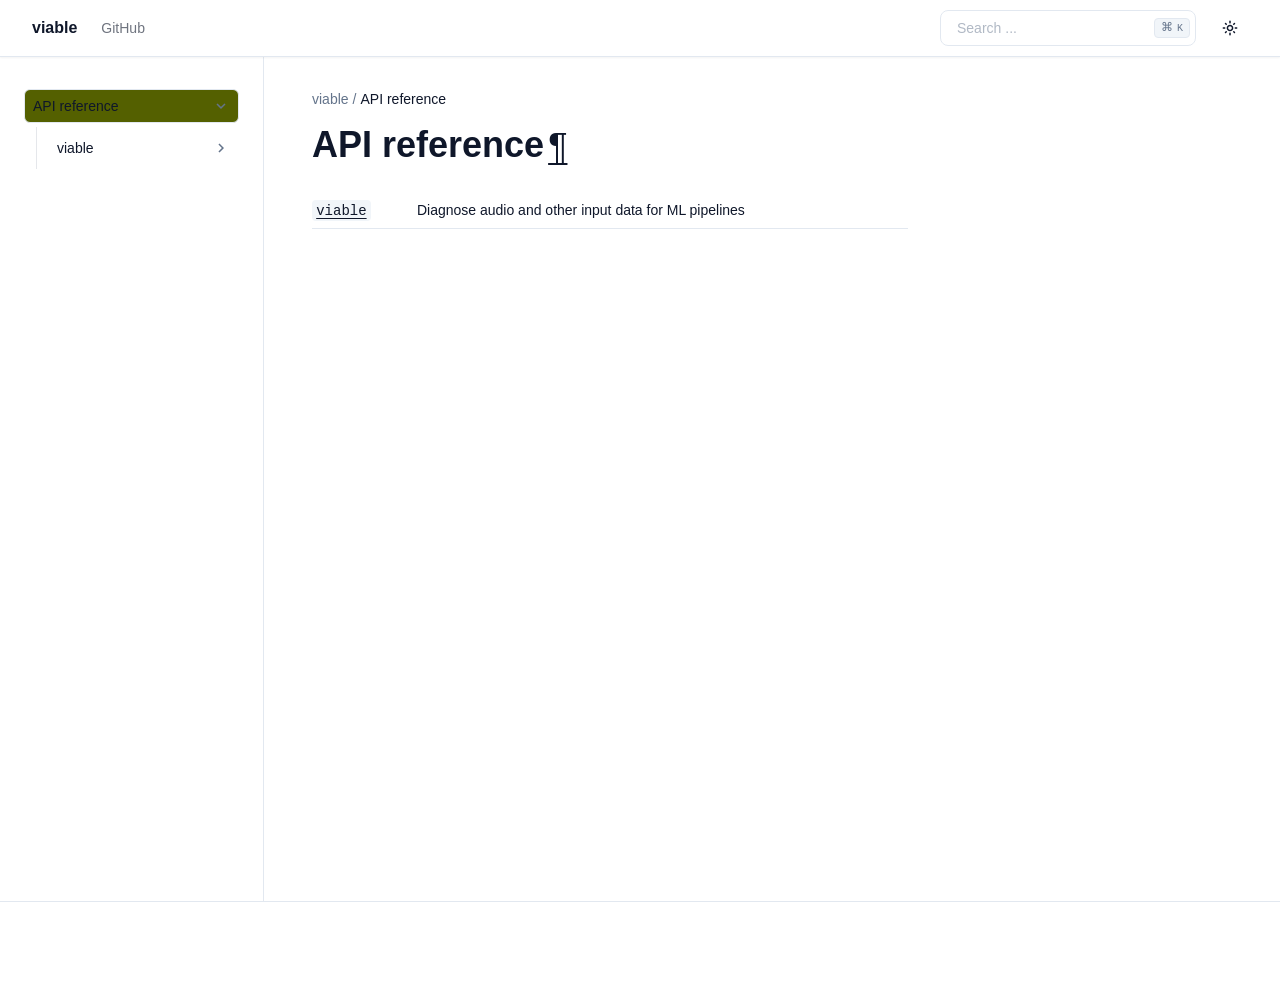
<file: api.html>
<!DOCTYPE html>

<html :class="{ 'dark' : darkMode === true }" data-content_root="./" lang="en" x-data="{ darkMode: $persist(window.matchMedia('(prefers-color-scheme: dark)').matches), activeSection: ''}">
<head>
<script>
    (function () {
      // Set initial color scheme
      if ((localStorage.getItem("_x_darkMode") === "true") || (window.matchMedia("(prefers-color-scheme: dark)").matches)) {
        document.documentElement.classList.add("dark");
      }

      // Watch for media preference changes
      window.matchMedia("(prefers-color-scheme: dark)").addEventListener("change", (event) => {
        localStorage.setItem("_x_darkMode", event.matches);
        document.documentElement.classList.toggle("dark", event.matches);
      });
    })();
  </script>
<meta content="width=device-width, initial-scale=1.0" name="viewport"/>
<meta charset="utf-8"/>
<meta content="#ffffff" media="(prefers-color-scheme: light)" name="theme-color"/>
<meta content="#030711" media="(prefers-color-scheme: dark)" name="theme-color"/>
<meta content="width=device-width, initial-scale=1" name="viewport"/>
<link href="api.html.md" rel="alternate" type="text/markdown"/>
<link href="llms.txt" rel="describedby" type="text/markdown"/>
<link href="api.html.md" rel="alternate" type="text/markdown"/>
<link href="llms.txt" rel="describedby"/>
<title>API reference | viable</title>
<meta content="API reference | viable" property="og:title"/>
<meta content="API reference | viable" name="twitter:title"/>
<link href="_static/pygments.css?v=d75fae25" rel="stylesheet" type="text/css"/>
<link href="_static/theme.css?v=009055c6" rel="stylesheet" type="text/css"/>
<link href="_static/sphinx_autodoc_typehints.css?v=057ac668" rel="stylesheet" type="text/css"/>
<link href="_static/copybutton.css?v=76b2166b" rel="stylesheet" type="text/css"/>
<link href="_static/epythet.css?v=be9fb8ec" rel="stylesheet" type="text/css"/>
<link href="search.html" rel="search" title="Search"/>
<link href="genindex.html" rel="index" title="Index"/>
<link href="_autosummary/viable.html" rel="next" title="viable"/>
<link href="index.html" rel="prev" title="viable"/>
</head>
<body :class="{ 'overflow-hidden': showSidebar }" class="min-h-screen font-sans antialiased bg-background text-foreground" x-data="{ showSidebar: false, showScrollTop: false }">
<div @click.self="showSidebar = false" class="fixed inset-0 z-50 overflow-hidden bg-background/80 backdrop-blur-sm md:hidden" x-cloak="" x-show="showSidebar"></div><div class="relative flex flex-col min-h-screen" id="page"><a class="absolute top-0 left-0 z-[100] block bg-background p-4 text-xl transition -translate-x-full opacity-0 focus:translate-x-0 focus:opacity-100" href="#content">
      Skip to content
    </a><header class="sticky top-0 z-40 w-full border-b shadow-xs border-border bg-background/90 backdrop-blur"><div class="container flex items-center h-14">
<div class="hidden mr-4 md:flex">
<a class="flex items-center mr-6" href="index.html"><span class="hidden font-bold sm:inline-block text-clip whitespace-nowrap">viable</span>
</a><nav class="flex items-center gap-6 text-sm font-medium">
<a class="transition-colors hover:text-foreground/80 text-foreground/60" href="https://github.com/i2mint/viable" rel="noopener nofollow">GitHub</a>
</nav></div><button @click="showSidebar = true" class="inline-flex items-center justify-center h-10 px-0 py-2 mr-2 text-base font-medium transition-colors rounded-md hover:text-accent-foreground hover:bg-transparent md:hidden" type="button">
<svg aria-hidden="true" fill="currentColor" height="24" viewbox="0 96 960 960" width="24" xmlns="http://www.w3.org/2000/svg">
<path d="M152.587 825.087q-19.152 0-32.326-13.174t-13.174-32.326q0-19.152 13.174-32.326t32.326-13.174h440q19.152 0 32.326 13.174t13.174 32.326q0 19.152-13.174 32.326t-32.326 13.174h-440Zm0-203.587q-19.152 0-32.326-13.174T107.087 576q0-19.152 13.174-32.326t32.326-13.174h320q19.152 0 32.326 13.174T518.087 576q0 19.152-13.174 32.326T472.587 621.5h-320Zm0-203.587q-19.152 0-32.326-13.174t-13.174-32.326q0-19.152 13.174-32.326t32.326-13.174h440q19.152 0 32.326 13.174t13.174 32.326q0 19.152-13.174 32.326t-32.326 13.174h-440ZM708.913 576l112.174 112.174q12.674 12.674 12.674 31.826t-12.674 31.826Q808.413 764.5 789.261 764.5t-31.826-12.674l-144-144Q600 594.391 600 576t13.435-31.826l144-144q12.674-12.674 31.826-12.674t31.826 12.674q12.674 12.674 12.674 31.826t-12.674 31.826L708.913 576Z"></path>
</svg>
<span class="sr-only">Toggle navigation menu</span>
</button>
<div class="flex items-center justify-between flex-1 gap-2 sm:gap-4 md:justify-end">
<div class="flex-1 w-full md:w-auto md:flex-none"><form @keydown.k.window.meta="$refs.search.focus()" action="search.html" class="relative flex items-center group" id="searchbox" method="get">
<input aria-label="Search the docs" class="inline-flex items-center font-medium transition-colors bg-transparent focus-visible:outline-none focus-visible:ring-2 focus-visible:ring-ring focus-visible:ring-offset-2 ring-offset-background border border-input hover:bg-accent focus:bg-accent hover:text-accent-foreground focus:text-accent-foreground hover:placeholder-accent-foreground py-2 px-4 relative h-9 w-full justify-start rounded-[0.5rem] text-sm text-muted-foreground sm:pr-12 md:w-40 lg:w-64" id="search-input" name="q" placeholder="Search ..." type="search" x-ref="search"/>
<kbd class="pointer-events-none absolute right-1.5 top-2 hidden h-5 select-none text-muted-foreground items-center gap-1 rounded border border-border bg-muted px-1.5 font-mono text-[10px] font-medium opacity-100 sm:flex group-hover:bg-accent group-hover:text-accent-foreground">
<span class="text-xs">⌘</span>
    K
  </kbd>
</form>
</div>
<nav class="flex items-center gap-1">
<button @click="darkMode = !darkMode" class="relative inline-flex items-center justify-center px-0 text-sm font-medium transition-colors rounded-md hover:bg-accent hover:text-accent-foreground h-9 w-9" title="Toggle color scheme" type="button">
<svg class="absolute transition-all scale-100 rotate-0 dark:-rotate-90 dark:scale-0" fill="currentColor" height="16" viewbox="0 96 960 960" width="16" xmlns="http://www.w3.org/2000/svg">
<path d="M480 685q45.456 0 77.228-31.772Q589 621.456 589 576q0-45.456-31.772-77.228Q525.456 467 480 467q-45.456 0-77.228 31.772Q371 530.544 371 576q0 45.456 31.772 77.228Q434.544 685 480 685Zm0 91q-83 0-141.5-58.5T280 576q0-83 58.5-141.5T480 376q83 0 141.5 58.5T680 576q0 83-58.5 141.5T480 776ZM80 621.5q-19.152 0-32.326-13.174T34.5 576q0-19.152 13.174-32.326T80 530.5h80q19.152 0 32.326 13.174T205.5 576q0 19.152-13.174 32.326T160 621.5H80Zm720 0q-19.152 0-32.326-13.174T754.5 576q0-19.152 13.174-32.326T800 530.5h80q19.152 0 32.326 13.174T925.5 576q0 19.152-13.174 32.326T880 621.5h-80Zm-320-320q-19.152 0-32.326-13.174T434.5 256v-80q0-19.152 13.174-32.326T480 130.5q19.152 0 32.326 13.174T525.5 176v80q0 19.152-13.174 32.326T480 301.5Zm0 720q-19.152 0-32.326-13.17Q434.5 995.152 434.5 976v-80q0-19.152 13.174-32.326T480 850.5q19.152 0 32.326 13.174T525.5 896v80q0 19.152-13.174 32.33-13.174 13.17-32.326 13.17ZM222.174 382.065l-43-42Q165.5 327.391 166 308.239t13.174-33.065q13.435-13.674 32.587-13.674t32.065 13.674l42.239 43q12.674 13.435 12.555 31.706-.12 18.272-12.555 31.946-12.674 13.674-31.445 13.413-18.772-.261-32.446-13.174Zm494 494.761-42.239-43q-12.674-13.435-12.674-32.087t12.674-31.565Q686.609 756.5 705.38 757q18.772.5 32.446 13.174l43 41.761Q794.5 824.609 794 843.761t-13.174 33.065Q767.391 890.5 748.239 890.5t-32.065-13.674Zm-42-494.761Q660.5 369.391 661 350.62q.5-18.772 13.174-32.446l41.761-43Q728.609 261.5 747.761 262t33.065 13.174q13.674 13.435 13.674 32.587t-13.674 32.065l-43 42.239q-13.435 12.674-31.706 12.555-18.272-.12-31.946-12.555Zm-495 494.761Q165.5 863.391 165.5 844.239t13.674-32.065l43-42.239q13.435-12.674 32.087-12.674t31.565 12.674Q299.5 782.609 299 801.38q-.5 18.772-13.174 32.446l-41.761 43Q231.391 890.5 212.239 890t-33.065-13.174ZM480 576Z"></path>
</svg>
<svg class="absolute transition-all scale-0 rotate-90 dark:rotate-0 dark:scale-100" fill="currentColor" height="16" viewbox="0 96 960 960" width="16" xmlns="http://www.w3.org/2000/svg">
<path d="M480 936q-151 0-255.5-104.5T120 576q0-138 90-239.5T440 218q25-3 39 18t-1 44q-17 26-25.5 55t-8.5 61q0 90 63 153t153 63q31 0 61.5-9t54.5-25q21-14 43-1.5t19 39.5q-14 138-117.5 229T480 936Zm0-80q88 0 158-48.5T740 681q-20 5-40 8t-40 3q-123 0-209.5-86.5T364 396q0-20 3-40t8-40q-78 32-126.5 102T200 576q0 116 82 198t198 82Zm-10-270Z"></path>
</svg>
</button>
</nav>
</div>
</div>
</header>
<div class="flex-1"><div class="container md:grid md:grid-cols-[220px_minmax(0,1fr)] md:gap-6 lg:grid-cols-[240px_minmax(0,1fr)] lg:gap-10"><aside :aria-hidden="!showSidebar" :class="{ 'translate-x-0': showSidebar }" class="fixed inset-y-0 left-0 md:top-14 z-50 md:z-30 bg-background md:bg-transparent transition-all duration-100 -translate-x-full md:translate-x-0 ml-0 p-6 md:p-0 md:-ml-2 md:h-[calc(100vh-3.5rem)] w-5/6 md:w-full overflow-y-auto border-r border-border md:sticky" id="left-sidebar">
<a class="justify-start text-sm md:!hidden bg-background" href="index.html"><span class="font-bold text-clip whitespace-nowrap">viable</span>
</a>
<div class="relative overflow-hidden md:overflow-auto my-4 md:my-0">
<div class="overflow-y-auto h-full w-full relative pr-6"><nav class="flex md:hidden flex-col font-medium mt-4">
<a href="https://github.com/i2mint/viable" rel="nofollow noopener">GitHub</a>
</nav><nav class="table w-full min-w-full my-6 lg:my-8">
<ul class="current">
<li class="toctree-l1 current" x-data="{ expanded: $el.classList.contains('current') ? true : false }"><a :class="{ 'expanded' : expanded }" @click="expanded = !expanded" class="current reference internal expandable" href="#">API reference<button @click.prevent.stop="expanded = !expanded" type="button" x-cloak=""><span class="sr-only"></span><svg fill="currentColor" height="18px" stroke="none" viewbox="0 0 24 24" width="18px" xmlns="http://www.w3.org/2000/svg"><path d="M10 6L8.59 7.41 13.17 12l-4.58 4.59L10 18l6-6z"></path></svg></button></a><ul x-cloak="" x-show="expanded">
<li class="toctree-l2" x-data="{ expanded: $el.classList.contains('current') ? true : false }"><a :class="{ 'expanded' : expanded }" @click="expanded = !expanded" class="reference internal expandable" href="_autosummary/viable.html">viable<button @click.prevent.stop="expanded = !expanded" type="button" x-cloak=""><span class="sr-only"></span><svg fill="currentColor" height="18px" stroke="none" viewbox="0 0 24 24" width="18px" xmlns="http://www.w3.org/2000/svg"><path d="M10 6L8.59 7.41 13.17 12l-4.58 4.59L10 18l6-6z"></path></svg></button></a><ul x-cloak="" x-show="expanded">
<li class="toctree-l3"><a class="reference internal" href="_autosummary/viable.diagnosis.html">viable.diagnosis</a></li>
</ul>
</li>
</ul>
</li>
</ul>
</nav>
</div>
</div>
<button @click="showSidebar = false" class="absolute md:hidden right-4 top-4 rounded-sm opacity-70 transition-opacity hover:opacity-100" type="button">
<svg class="h-4 w-4" fill="currentColor" height="24" stroke="none" viewbox="0 96 960 960" width="24" xmlns="http://www.w3.org/2000/svg">
<path d="M480 632 284 828q-11 11-28 11t-28-11q-11-11-11-28t11-28l196-196-196-196q-11-11-11-28t11-28q11-11 28-11t28 11l196 196 196-196q11-11 28-11t28 11q11 11 11 28t-11 28L536 576l196 196q11 11 11 28t-11 28q-11 11-28 11t-28-11L480 632Z"></path>
</svg>
</button>
</aside>
<main class="relative py-6 lg:gap-10 lg:py-8 xl:grid xl:grid-cols-[1fr_300px]">
<div class="w-full min-w-0 mx-auto">
<nav aria-label="breadcrumbs" class="flex items-center mb-4 space-x-1 text-sm text-muted-foreground">
<a class="overflow-hidden text-ellipsis whitespace-nowrap hover:text-foreground" href="index.html">
<span class="hidden md:inline">viable</span>
<svg aria-label="Home" class="md:hidden" fill="currentColor" height="18" stroke="none" viewbox="0 96 960 960" width="18" xmlns="http://www.w3.org/2000/svg">
<path d="M240 856h120V616h240v240h120V496L480 316 240 496v360Zm-80 80V456l320-240 320 240v480H520V696h-80v240H160Zm320-350Z"></path>
</svg>
</a>
<div class="mr-1">/</div><span aria-current="page" class="font-medium text-foreground overflow-hidden text-ellipsis whitespace-nowrap">API reference</span>
</nav>
<div id="content" role="main">
<section id="api-reference">
<h1>API reference<a @click.prevent="window.navigator.clipboard.writeText($el.href); $el.setAttribute('data-tooltip', 'Copied!'); setTimeout(() =&gt; $el.setAttribute('data-tooltip', 'Copy link to this element'), 2000)" aria-label="Copy link to this element" class="headerlink" data-tooltip="Copy link to this element" href="#api-reference">¶</a></h1>
<table class="autosummary longtable docutils align-default">
<tbody>
<tr class="row-odd"><td><p><a class="reference internal" href="_autosummary/viable.html#module-viable" title="viable"><code class="xref py py-obj docutils literal notranslate"><span class="pre">viable</span></code></a></p></td>
<td><p>Diagnose audio and other input data for ML pipelines</p></td>
</tr>
</tbody>
</table>
</section>
</div></div>
</main>
</div>
</div><footer class="py-6 border-t border-border md:py-0">
<div class="container flex flex-col items-center justify-between gap-4 md:h-24 md:flex-row">
<div class="flex flex-col items-center gap-4 px-8 md:flex-row md:gap-2 md:px-0">
<p class="text-sm leading-loose text-center text-muted-foreground md:text-left"></p>
</div>
</div>
</footer>
</div>
<script src="_static/documentation_options.js?v=360bc84d"></script>
<script src="_static/doctools.js?v=fd6eb6e6"></script>
<script src="_static/sphinx_highlight.js?v=6ffebe34"></script>
<script src="_static/clipboard.min.js?v=a7894cd8"></script>
<script src="_static/copybutton.js?v=fd10adb8"></script>
<script defer="defer" src="_static/theme.js?v=49cc6205"></script>
</body>
</html>
</file>
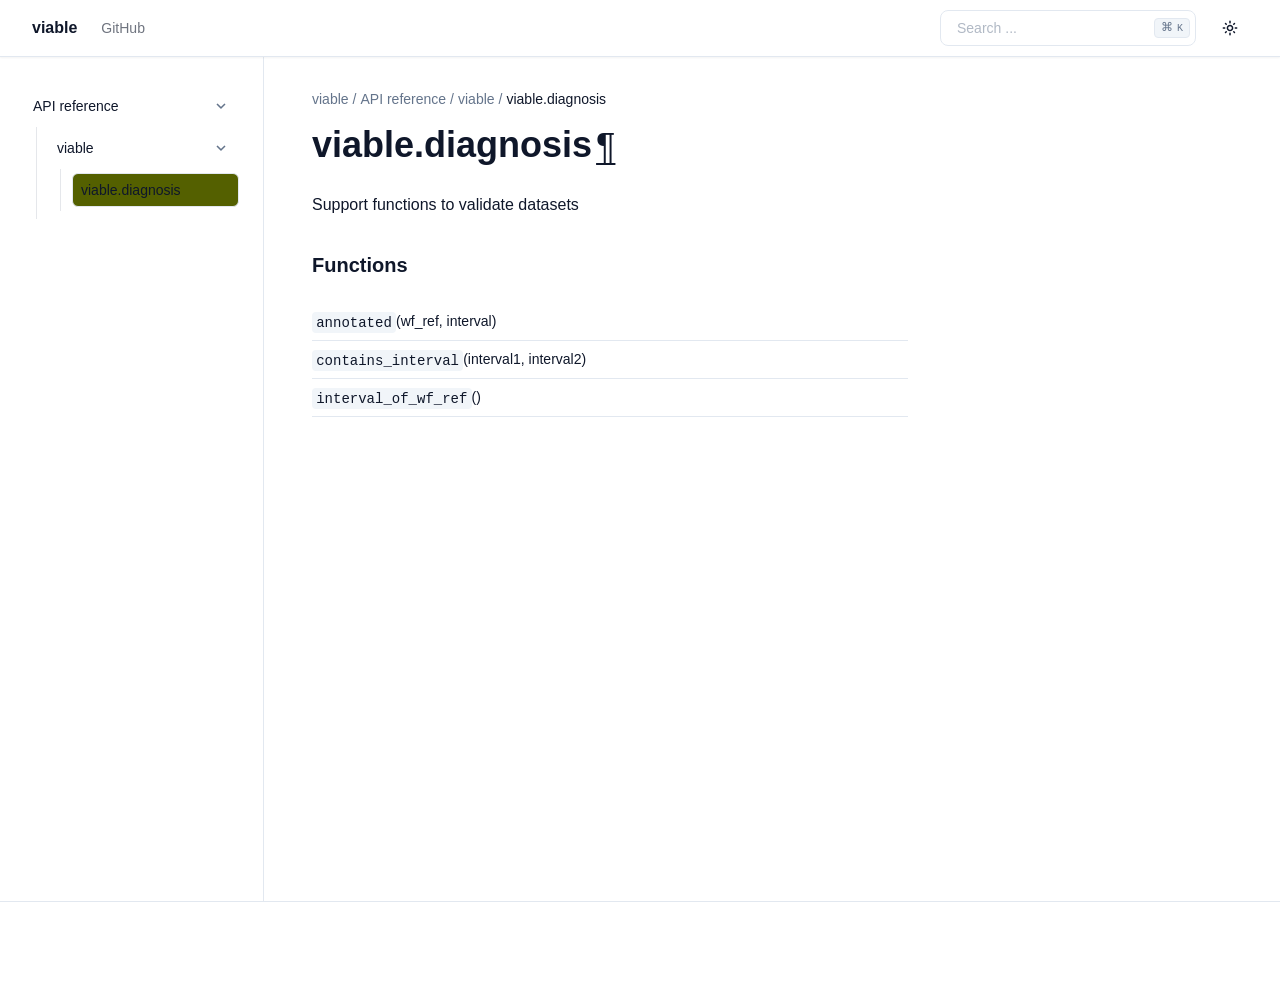
<file: _autosummary/viable.diagnosis.html>
<!DOCTYPE html>

<html :class="{ 'dark' : darkMode === true }" data-content_root="../" lang="en" x-data="{ darkMode: $persist(window.matchMedia('(prefers-color-scheme: dark)').matches), activeSection: ''}">
<head>
<script>
    (function () {
      // Set initial color scheme
      if ((localStorage.getItem("_x_darkMode") === "true") || (window.matchMedia("(prefers-color-scheme: dark)").matches)) {
        document.documentElement.classList.add("dark");
      }

      // Watch for media preference changes
      window.matchMedia("(prefers-color-scheme: dark)").addEventListener("change", (event) => {
        localStorage.setItem("_x_darkMode", event.matches);
        document.documentElement.classList.toggle("dark", event.matches);
      });
    })();
  </script>
<meta content="width=device-width, initial-scale=1.0" name="viewport"/>
<meta charset="utf-8"/>
<meta content="#ffffff" media="(prefers-color-scheme: light)" name="theme-color"/>
<meta content="#030711" media="(prefers-color-scheme: dark)" name="theme-color"/>
<meta content="width=device-width, initial-scale=1" name="viewport"/>
<link href="viable.diagnosis.html.md" rel="alternate" type="text/markdown"/>
<link href="../llms.txt" rel="describedby" type="text/markdown"/>
<link href="viable.diagnosis.html.md" rel="alternate" type="text/markdown"/>
<link href="llms.txt" rel="describedby"/>
<title>viable.diagnosis | viable</title>
<meta content="viable.diagnosis | viable" property="og:title"/>
<meta content="viable.diagnosis | viable" name="twitter:title"/>
<link href="../_static/pygments.css?v=d75fae25" rel="stylesheet" type="text/css"/>
<link href="../_static/theme.css?v=009055c6" rel="stylesheet" type="text/css"/>
<link href="../_static/sphinx_autodoc_typehints.css?v=057ac668" rel="stylesheet" type="text/css"/>
<link href="../_static/copybutton.css?v=76b2166b" rel="stylesheet" type="text/css"/>
<link href="../_static/epythet.css?v=be9fb8ec" rel="stylesheet" type="text/css"/>
<link href="../search.html" rel="search" title="Search"/>
<link href="../genindex.html" rel="index" title="Index"/>
<link href="viable.html" rel="prev" title="viable"/>
</head>
<body :class="{ 'overflow-hidden': showSidebar }" class="min-h-screen font-sans antialiased bg-background text-foreground" x-data="{ showSidebar: false, showScrollTop: false }">
<div @click.self="showSidebar = false" class="fixed inset-0 z-50 overflow-hidden bg-background/80 backdrop-blur-sm md:hidden" x-cloak="" x-show="showSidebar"></div><div class="relative flex flex-col min-h-screen" id="page"><a class="absolute top-0 left-0 z-[100] block bg-background p-4 text-xl transition -translate-x-full opacity-0 focus:translate-x-0 focus:opacity-100" href="#content">
      Skip to content
    </a><header class="sticky top-0 z-40 w-full border-b shadow-xs border-border bg-background/90 backdrop-blur"><div class="container flex items-center h-14">
<div class="hidden mr-4 md:flex">
<a class="flex items-center mr-6" href="../index.html"><span class="hidden font-bold sm:inline-block text-clip whitespace-nowrap">viable</span>
</a><nav class="flex items-center gap-6 text-sm font-medium">
<a class="transition-colors hover:text-foreground/80 text-foreground/60" href="https://github.com/i2mint/viable" rel="noopener nofollow">GitHub</a>
</nav></div><button @click="showSidebar = true" class="inline-flex items-center justify-center h-10 px-0 py-2 mr-2 text-base font-medium transition-colors rounded-md hover:text-accent-foreground hover:bg-transparent md:hidden" type="button">
<svg aria-hidden="true" fill="currentColor" height="24" viewbox="0 96 960 960" width="24" xmlns="http://www.w3.org/2000/svg">
<path d="M152.587 825.087q-19.152 0-32.326-13.174t-13.174-32.326q0-19.152 13.174-32.326t32.326-13.174h440q19.152 0 32.326 13.174t13.174 32.326q0 19.152-13.174 32.326t-32.326 13.174h-440Zm0-203.587q-19.152 0-32.326-13.174T107.087 576q0-19.152 13.174-32.326t32.326-13.174h320q19.152 0 32.326 13.174T518.087 576q0 19.152-13.174 32.326T472.587 621.5h-320Zm0-203.587q-19.152 0-32.326-13.174t-13.174-32.326q0-19.152 13.174-32.326t32.326-13.174h440q19.152 0 32.326 13.174t13.174 32.326q0 19.152-13.174 32.326t-32.326 13.174h-440ZM708.913 576l112.174 112.174q12.674 12.674 12.674 31.826t-12.674 31.826Q808.413 764.5 789.261 764.5t-31.826-12.674l-144-144Q600 594.391 600 576t13.435-31.826l144-144q12.674-12.674 31.826-12.674t31.826 12.674q12.674 12.674 12.674 31.826t-12.674 31.826L708.913 576Z"></path>
</svg>
<span class="sr-only">Toggle navigation menu</span>
</button>
<div class="flex items-center justify-between flex-1 gap-2 sm:gap-4 md:justify-end">
<div class="flex-1 w-full md:w-auto md:flex-none"><form @keydown.k.window.meta="$refs.search.focus()" action="../search.html" class="relative flex items-center group" id="searchbox" method="get">
<input aria-label="Search the docs" class="inline-flex items-center font-medium transition-colors bg-transparent focus-visible:outline-none focus-visible:ring-2 focus-visible:ring-ring focus-visible:ring-offset-2 ring-offset-background border border-input hover:bg-accent focus:bg-accent hover:text-accent-foreground focus:text-accent-foreground hover:placeholder-accent-foreground py-2 px-4 relative h-9 w-full justify-start rounded-[0.5rem] text-sm text-muted-foreground sm:pr-12 md:w-40 lg:w-64" id="search-input" name="q" placeholder="Search ..." type="search" x-ref="search"/>
<kbd class="pointer-events-none absolute right-1.5 top-2 hidden h-5 select-none text-muted-foreground items-center gap-1 rounded border border-border bg-muted px-1.5 font-mono text-[10px] font-medium opacity-100 sm:flex group-hover:bg-accent group-hover:text-accent-foreground">
<span class="text-xs">⌘</span>
    K
  </kbd>
</form>
</div>
<nav class="flex items-center gap-1">
<button @click="darkMode = !darkMode" class="relative inline-flex items-center justify-center px-0 text-sm font-medium transition-colors rounded-md hover:bg-accent hover:text-accent-foreground h-9 w-9" title="Toggle color scheme" type="button">
<svg class="absolute transition-all scale-100 rotate-0 dark:-rotate-90 dark:scale-0" fill="currentColor" height="16" viewbox="0 96 960 960" width="16" xmlns="http://www.w3.org/2000/svg">
<path d="M480 685q45.456 0 77.228-31.772Q589 621.456 589 576q0-45.456-31.772-77.228Q525.456 467 480 467q-45.456 0-77.228 31.772Q371 530.544 371 576q0 45.456 31.772 77.228Q434.544 685 480 685Zm0 91q-83 0-141.5-58.5T280 576q0-83 58.5-141.5T480 376q83 0 141.5 58.5T680 576q0 83-58.5 141.5T480 776ZM80 621.5q-19.152 0-32.326-13.174T34.5 576q0-19.152 13.174-32.326T80 530.5h80q19.152 0 32.326 13.174T205.5 576q0 19.152-13.174 32.326T160 621.5H80Zm720 0q-19.152 0-32.326-13.174T754.5 576q0-19.152 13.174-32.326T800 530.5h80q19.152 0 32.326 13.174T925.5 576q0 19.152-13.174 32.326T880 621.5h-80Zm-320-320q-19.152 0-32.326-13.174T434.5 256v-80q0-19.152 13.174-32.326T480 130.5q19.152 0 32.326 13.174T525.5 176v80q0 19.152-13.174 32.326T480 301.5Zm0 720q-19.152 0-32.326-13.17Q434.5 995.152 434.5 976v-80q0-19.152 13.174-32.326T480 850.5q19.152 0 32.326 13.174T525.5 896v80q0 19.152-13.174 32.33-13.174 13.17-32.326 13.17ZM222.174 382.065l-43-42Q165.5 327.391 166 308.239t13.174-33.065q13.435-13.674 32.587-13.674t32.065 13.674l42.239 43q12.674 13.435 12.555 31.706-.12 18.272-12.555 31.946-12.674 13.674-31.445 13.413-18.772-.261-32.446-13.174Zm494 494.761-42.239-43q-12.674-13.435-12.674-32.087t12.674-31.565Q686.609 756.5 705.38 757q18.772.5 32.446 13.174l43 41.761Q794.5 824.609 794 843.761t-13.174 33.065Q767.391 890.5 748.239 890.5t-32.065-13.674Zm-42-494.761Q660.5 369.391 661 350.62q.5-18.772 13.174-32.446l41.761-43Q728.609 261.5 747.761 262t33.065 13.174q13.674 13.435 13.674 32.587t-13.674 32.065l-43 42.239q-13.435 12.674-31.706 12.555-18.272-.12-31.946-12.555Zm-495 494.761Q165.5 863.391 165.5 844.239t13.674-32.065l43-42.239q13.435-12.674 32.087-12.674t31.565 12.674Q299.5 782.609 299 801.38q-.5 18.772-13.174 32.446l-41.761 43Q231.391 890.5 212.239 890t-33.065-13.174ZM480 576Z"></path>
</svg>
<svg class="absolute transition-all scale-0 rotate-90 dark:rotate-0 dark:scale-100" fill="currentColor" height="16" viewbox="0 96 960 960" width="16" xmlns="http://www.w3.org/2000/svg">
<path d="M480 936q-151 0-255.5-104.5T120 576q0-138 90-239.5T440 218q25-3 39 18t-1 44q-17 26-25.5 55t-8.5 61q0 90 63 153t153 63q31 0 61.5-9t54.5-25q21-14 43-1.5t19 39.5q-14 138-117.5 229T480 936Zm0-80q88 0 158-48.5T740 681q-20 5-40 8t-40 3q-123 0-209.5-86.5T364 396q0-20 3-40t8-40q-78 32-126.5 102T200 576q0 116 82 198t198 82Zm-10-270Z"></path>
</svg>
</button>
</nav>
</div>
</div>
</header>
<div class="flex-1"><div class="container md:grid md:grid-cols-[220px_minmax(0,1fr)] md:gap-6 lg:grid-cols-[240px_minmax(0,1fr)] lg:gap-10"><aside :aria-hidden="!showSidebar" :class="{ 'translate-x-0': showSidebar }" class="fixed inset-y-0 left-0 md:top-14 z-50 md:z-30 bg-background md:bg-transparent transition-all duration-100 -translate-x-full md:translate-x-0 ml-0 p-6 md:p-0 md:-ml-2 md:h-[calc(100vh-3.5rem)] w-5/6 md:w-full overflow-y-auto border-r border-border md:sticky" id="left-sidebar">
<a class="justify-start text-sm md:!hidden bg-background" href="../index.html"><span class="font-bold text-clip whitespace-nowrap">viable</span>
</a>
<div class="relative overflow-hidden md:overflow-auto my-4 md:my-0">
<div class="overflow-y-auto h-full w-full relative pr-6"><nav class="flex md:hidden flex-col font-medium mt-4">
<a href="https://github.com/i2mint/viable" rel="nofollow noopener">GitHub</a>
</nav><nav class="table w-full min-w-full my-6 lg:my-8">
<ul class="current">
<li class="toctree-l1 current" x-data="{ expanded: $el.classList.contains('current') ? true : false }"><a :class="{ 'expanded' : expanded }" @click="expanded = !expanded" class="reference internal expandable" href="../api.html">API reference<button @click.prevent.stop="expanded = !expanded" type="button" x-cloak=""><span class="sr-only"></span><svg fill="currentColor" height="18px" stroke="none" viewbox="0 0 24 24" width="18px" xmlns="http://www.w3.org/2000/svg"><path d="M10 6L8.59 7.41 13.17 12l-4.58 4.59L10 18l6-6z"></path></svg></button></a><ul class="current" x-show="expanded">
<li class="toctree-l2 current" x-data="{ expanded: $el.classList.contains('current') ? true : false }"><a :class="{ 'expanded' : expanded }" @click="expanded = !expanded" class="reference internal expandable" href="viable.html">viable<button @click.prevent.stop="expanded = !expanded" type="button" x-cloak=""><span class="sr-only"></span><svg fill="currentColor" height="18px" stroke="none" viewbox="0 0 24 24" width="18px" xmlns="http://www.w3.org/2000/svg"><path d="M10 6L8.59 7.41 13.17 12l-4.58 4.59L10 18l6-6z"></path></svg></button></a><ul class="current" x-show="expanded">
<li class="toctree-l3 current"><a class="current reference internal" href="#">viable.diagnosis</a></li>
</ul>
</li>
</ul>
</li>
</ul>
</nav>
</div>
</div>
<button @click="showSidebar = false" class="absolute md:hidden right-4 top-4 rounded-sm opacity-70 transition-opacity hover:opacity-100" type="button">
<svg class="h-4 w-4" fill="currentColor" height="24" stroke="none" viewbox="0 96 960 960" width="24" xmlns="http://www.w3.org/2000/svg">
<path d="M480 632 284 828q-11 11-28 11t-28-11q-11-11-11-28t11-28l196-196-196-196q-11-11-11-28t11-28q11-11 28-11t28 11l196 196 196-196q11-11 28-11t28 11q11 11 11 28t-11 28L536 576l196 196q11 11 11 28t-11 28q-11 11-28 11t-28-11L480 632Z"></path>
</svg>
</button>
</aside>
<main class="relative py-6 lg:gap-10 lg:py-8 xl:grid xl:grid-cols-[1fr_300px]">
<div class="w-full min-w-0 mx-auto">
<nav aria-label="breadcrumbs" class="flex items-center mb-4 space-x-1 text-sm text-muted-foreground">
<a class="overflow-hidden text-ellipsis whitespace-nowrap hover:text-foreground" href="../index.html">
<span class="hidden md:inline">viable</span>
<svg aria-label="Home" class="md:hidden" fill="currentColor" height="18" stroke="none" viewbox="0 96 960 960" width="18" xmlns="http://www.w3.org/2000/svg">
<path d="M240 856h120V616h240v240h120V496L480 316 240 496v360Zm-80 80V456l320-240 320 240v480H520V696h-80v240H160Zm320-350Z"></path>
</svg>
</a>
<div class="mr-1">/</div><a class="hover:text-foreground overflow-hidden text-ellipsis whitespace-nowrap" href="../api.html">API reference</a>
<div class="mr-1">/</div><a class="hover:text-foreground overflow-hidden text-ellipsis whitespace-nowrap" href="viable.html">viable</a>
<div class="mr-1">/</div><span aria-current="page" class="font-medium text-foreground overflow-hidden text-ellipsis whitespace-nowrap">viable.diagnosis</span>
</nav>
<div id="content" role="main">
<section id="module-viable.diagnosis">
<span id="viable-diagnosis"></span><h1>viable.diagnosis<a @click.prevent="window.navigator.clipboard.writeText($el.href); $el.setAttribute('data-tooltip', 'Copied!'); setTimeout(() =&gt; $el.setAttribute('data-tooltip', 'Copy link to this element'), 2000)" aria-label="Copy link to this element" class="headerlink" data-tooltip="Copy link to this element" href="#module-viable.diagnosis">¶</a></h1>
<p>Support functions to validate datasets</p>
<p class="rubric">Functions</p>
<table class="autosummary longtable docutils align-default">
<tbody>
<tr class="row-odd"><td><p><code class="xref py py-obj docutils literal notranslate"><span class="pre">annotated</span></code>(wf_ref, interval)</p></td>
<td><p></p></td>
</tr>
<tr class="row-even"><td><p><code class="xref py py-obj docutils literal notranslate"><span class="pre">contains_interval</span></code>(interval1, interval2)</p></td>
<td><p></p></td>
</tr>
<tr class="row-odd"><td><p><code class="xref py py-obj docutils literal notranslate"><span class="pre">interval_of_wf_ref</span></code>()</p></td>
<td><p></p></td>
</tr>
</tbody>
</table>
</section>
</div></div>
</main>
</div>
</div><footer class="py-6 border-t border-border md:py-0">
<div class="container flex flex-col items-center justify-between gap-4 md:h-24 md:flex-row">
<div class="flex flex-col items-center gap-4 px-8 md:flex-row md:gap-2 md:px-0">
<p class="text-sm leading-loose text-center text-muted-foreground md:text-left"></p>
</div>
</div>
</footer>
</div>
<script src="../_static/documentation_options.js?v=360bc84d"></script>
<script src="../_static/doctools.js?v=fd6eb6e6"></script>
<script src="../_static/sphinx_highlight.js?v=6ffebe34"></script>
<script src="../_static/clipboard.min.js?v=a7894cd8"></script>
<script src="../_static/copybutton.js?v=fd10adb8"></script>
<script defer="defer" src="../_static/theme.js?v=49cc6205"></script>
</body>
</html>
</file>
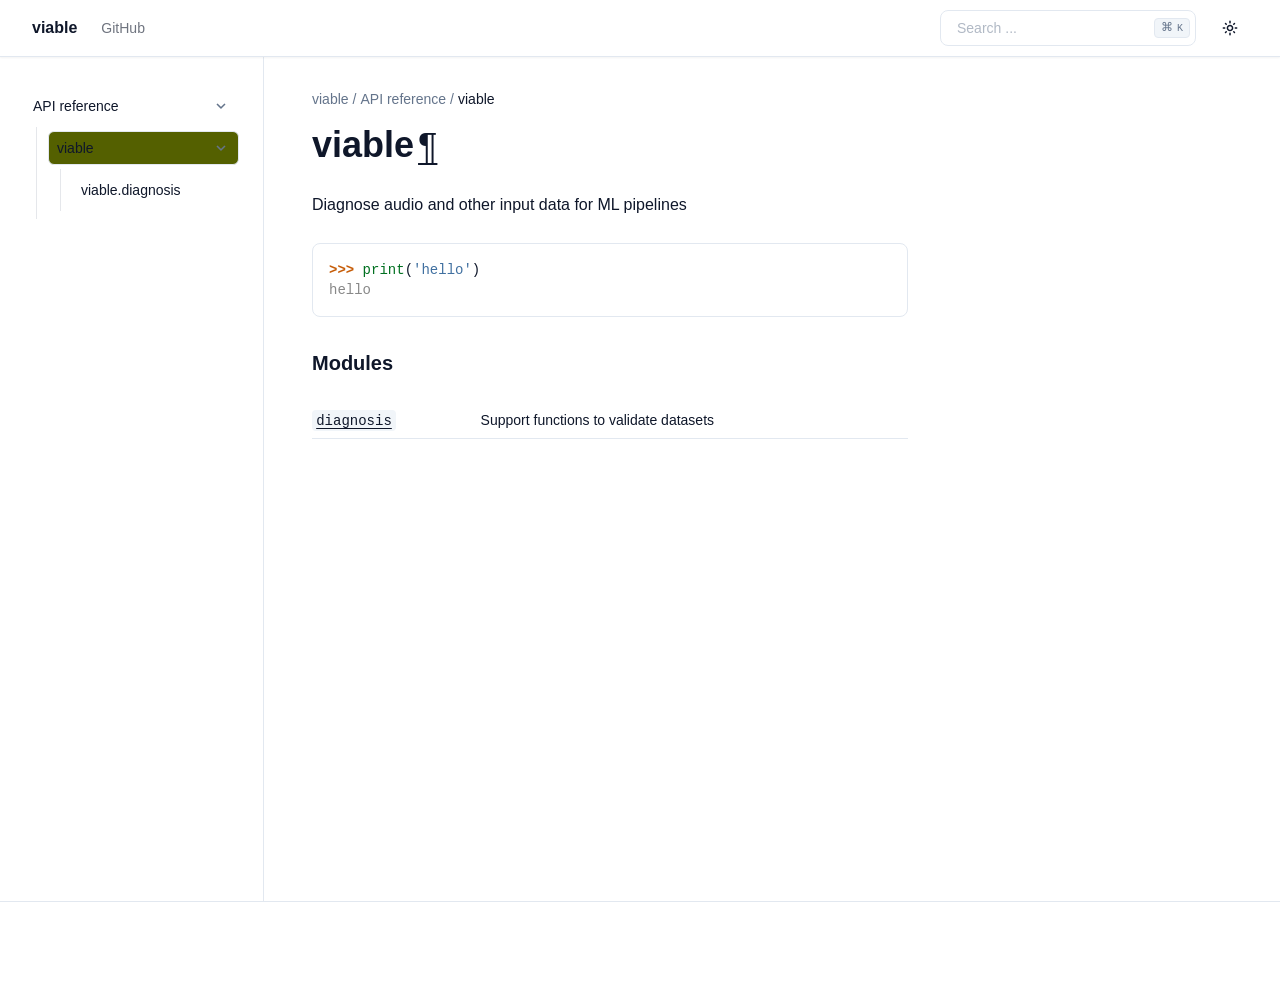
<file: _autosummary/viable.html>
<!DOCTYPE html>

<html :class="{ 'dark' : darkMode === true }" data-content_root="../" lang="en" x-data="{ darkMode: $persist(window.matchMedia('(prefers-color-scheme: dark)').matches), activeSection: ''}">
<head>
<script>
    (function () {
      // Set initial color scheme
      if ((localStorage.getItem("_x_darkMode") === "true") || (window.matchMedia("(prefers-color-scheme: dark)").matches)) {
        document.documentElement.classList.add("dark");
      }

      // Watch for media preference changes
      window.matchMedia("(prefers-color-scheme: dark)").addEventListener("change", (event) => {
        localStorage.setItem("_x_darkMode", event.matches);
        document.documentElement.classList.toggle("dark", event.matches);
      });
    })();
  </script>
<meta content="width=device-width, initial-scale=1.0" name="viewport"/>
<meta charset="utf-8"/>
<meta content="#ffffff" media="(prefers-color-scheme: light)" name="theme-color"/>
<meta content="#030711" media="(prefers-color-scheme: dark)" name="theme-color"/>
<meta content="width=device-width, initial-scale=1" name="viewport"/>
<link href="viable.html.md" rel="alternate" type="text/markdown"/>
<link href="../llms.txt" rel="describedby" type="text/markdown"/>
<link href="viable.html.md" rel="alternate" type="text/markdown"/>
<link href="llms.txt" rel="describedby"/>
<title>viable</title>
<meta content="viable" property="og:title"/>
<meta content="viable" name="twitter:title"/>
<link href="../_static/pygments.css?v=d75fae25" rel="stylesheet" type="text/css"/>
<link href="../_static/theme.css?v=009055c6" rel="stylesheet" type="text/css"/>
<link href="../_static/sphinx_autodoc_typehints.css?v=057ac668" rel="stylesheet" type="text/css"/>
<link href="../_static/copybutton.css?v=76b2166b" rel="stylesheet" type="text/css"/>
<link href="../_static/epythet.css?v=be9fb8ec" rel="stylesheet" type="text/css"/>
<link href="../search.html" rel="search" title="Search"/>
<link href="../genindex.html" rel="index" title="Index"/>
<link href="viable.diagnosis.html" rel="next" title="viable.diagnosis"/>
<link href="../api.html" rel="prev" title="API reference"/>
</head>
<body :class="{ 'overflow-hidden': showSidebar }" class="min-h-screen font-sans antialiased bg-background text-foreground" x-data="{ showSidebar: false, showScrollTop: false }">
<div @click.self="showSidebar = false" class="fixed inset-0 z-50 overflow-hidden bg-background/80 backdrop-blur-sm md:hidden" x-cloak="" x-show="showSidebar"></div><div class="relative flex flex-col min-h-screen" id="page"><a class="absolute top-0 left-0 z-[100] block bg-background p-4 text-xl transition -translate-x-full opacity-0 focus:translate-x-0 focus:opacity-100" href="#content">
      Skip to content
    </a><header class="sticky top-0 z-40 w-full border-b shadow-xs border-border bg-background/90 backdrop-blur"><div class="container flex items-center h-14">
<div class="hidden mr-4 md:flex">
<a class="flex items-center mr-6" href="../index.html"><span class="hidden font-bold sm:inline-block text-clip whitespace-nowrap">viable</span>
</a><nav class="flex items-center gap-6 text-sm font-medium">
<a class="transition-colors hover:text-foreground/80 text-foreground/60" href="https://github.com/i2mint/viable" rel="noopener nofollow">GitHub</a>
</nav></div><button @click="showSidebar = true" class="inline-flex items-center justify-center h-10 px-0 py-2 mr-2 text-base font-medium transition-colors rounded-md hover:text-accent-foreground hover:bg-transparent md:hidden" type="button">
<svg aria-hidden="true" fill="currentColor" height="24" viewbox="0 96 960 960" width="24" xmlns="http://www.w3.org/2000/svg">
<path d="M152.587 825.087q-19.152 0-32.326-13.174t-13.174-32.326q0-19.152 13.174-32.326t32.326-13.174h440q19.152 0 32.326 13.174t13.174 32.326q0 19.152-13.174 32.326t-32.326 13.174h-440Zm0-203.587q-19.152 0-32.326-13.174T107.087 576q0-19.152 13.174-32.326t32.326-13.174h320q19.152 0 32.326 13.174T518.087 576q0 19.152-13.174 32.326T472.587 621.5h-320Zm0-203.587q-19.152 0-32.326-13.174t-13.174-32.326q0-19.152 13.174-32.326t32.326-13.174h440q19.152 0 32.326 13.174t13.174 32.326q0 19.152-13.174 32.326t-32.326 13.174h-440ZM708.913 576l112.174 112.174q12.674 12.674 12.674 31.826t-12.674 31.826Q808.413 764.5 789.261 764.5t-31.826-12.674l-144-144Q600 594.391 600 576t13.435-31.826l144-144q12.674-12.674 31.826-12.674t31.826 12.674q12.674 12.674 12.674 31.826t-12.674 31.826L708.913 576Z"></path>
</svg>
<span class="sr-only">Toggle navigation menu</span>
</button>
<div class="flex items-center justify-between flex-1 gap-2 sm:gap-4 md:justify-end">
<div class="flex-1 w-full md:w-auto md:flex-none"><form @keydown.k.window.meta="$refs.search.focus()" action="../search.html" class="relative flex items-center group" id="searchbox" method="get">
<input aria-label="Search the docs" class="inline-flex items-center font-medium transition-colors bg-transparent focus-visible:outline-none focus-visible:ring-2 focus-visible:ring-ring focus-visible:ring-offset-2 ring-offset-background border border-input hover:bg-accent focus:bg-accent hover:text-accent-foreground focus:text-accent-foreground hover:placeholder-accent-foreground py-2 px-4 relative h-9 w-full justify-start rounded-[0.5rem] text-sm text-muted-foreground sm:pr-12 md:w-40 lg:w-64" id="search-input" name="q" placeholder="Search ..." type="search" x-ref="search"/>
<kbd class="pointer-events-none absolute right-1.5 top-2 hidden h-5 select-none text-muted-foreground items-center gap-1 rounded border border-border bg-muted px-1.5 font-mono text-[10px] font-medium opacity-100 sm:flex group-hover:bg-accent group-hover:text-accent-foreground">
<span class="text-xs">⌘</span>
    K
  </kbd>
</form>
</div>
<nav class="flex items-center gap-1">
<button @click="darkMode = !darkMode" class="relative inline-flex items-center justify-center px-0 text-sm font-medium transition-colors rounded-md hover:bg-accent hover:text-accent-foreground h-9 w-9" title="Toggle color scheme" type="button">
<svg class="absolute transition-all scale-100 rotate-0 dark:-rotate-90 dark:scale-0" fill="currentColor" height="16" viewbox="0 96 960 960" width="16" xmlns="http://www.w3.org/2000/svg">
<path d="M480 685q45.456 0 77.228-31.772Q589 621.456 589 576q0-45.456-31.772-77.228Q525.456 467 480 467q-45.456 0-77.228 31.772Q371 530.544 371 576q0 45.456 31.772 77.228Q434.544 685 480 685Zm0 91q-83 0-141.5-58.5T280 576q0-83 58.5-141.5T480 376q83 0 141.5 58.5T680 576q0 83-58.5 141.5T480 776ZM80 621.5q-19.152 0-32.326-13.174T34.5 576q0-19.152 13.174-32.326T80 530.5h80q19.152 0 32.326 13.174T205.5 576q0 19.152-13.174 32.326T160 621.5H80Zm720 0q-19.152 0-32.326-13.174T754.5 576q0-19.152 13.174-32.326T800 530.5h80q19.152 0 32.326 13.174T925.5 576q0 19.152-13.174 32.326T880 621.5h-80Zm-320-320q-19.152 0-32.326-13.174T434.5 256v-80q0-19.152 13.174-32.326T480 130.5q19.152 0 32.326 13.174T525.5 176v80q0 19.152-13.174 32.326T480 301.5Zm0 720q-19.152 0-32.326-13.17Q434.5 995.152 434.5 976v-80q0-19.152 13.174-32.326T480 850.5q19.152 0 32.326 13.174T525.5 896v80q0 19.152-13.174 32.33-13.174 13.17-32.326 13.17ZM222.174 382.065l-43-42Q165.5 327.391 166 308.239t13.174-33.065q13.435-13.674 32.587-13.674t32.065 13.674l42.239 43q12.674 13.435 12.555 31.706-.12 18.272-12.555 31.946-12.674 13.674-31.445 13.413-18.772-.261-32.446-13.174Zm494 494.761-42.239-43q-12.674-13.435-12.674-32.087t12.674-31.565Q686.609 756.5 705.38 757q18.772.5 32.446 13.174l43 41.761Q794.5 824.609 794 843.761t-13.174 33.065Q767.391 890.5 748.239 890.5t-32.065-13.674Zm-42-494.761Q660.5 369.391 661 350.62q.5-18.772 13.174-32.446l41.761-43Q728.609 261.5 747.761 262t33.065 13.174q13.674 13.435 13.674 32.587t-13.674 32.065l-43 42.239q-13.435 12.674-31.706 12.555-18.272-.12-31.946-12.555Zm-495 494.761Q165.5 863.391 165.5 844.239t13.674-32.065l43-42.239q13.435-12.674 32.087-12.674t31.565 12.674Q299.5 782.609 299 801.38q-.5 18.772-13.174 32.446l-41.761 43Q231.391 890.5 212.239 890t-33.065-13.174ZM480 576Z"></path>
</svg>
<svg class="absolute transition-all scale-0 rotate-90 dark:rotate-0 dark:scale-100" fill="currentColor" height="16" viewbox="0 96 960 960" width="16" xmlns="http://www.w3.org/2000/svg">
<path d="M480 936q-151 0-255.5-104.5T120 576q0-138 90-239.5T440 218q25-3 39 18t-1 44q-17 26-25.5 55t-8.5 61q0 90 63 153t153 63q31 0 61.5-9t54.5-25q21-14 43-1.5t19 39.5q-14 138-117.5 229T480 936Zm0-80q88 0 158-48.5T740 681q-20 5-40 8t-40 3q-123 0-209.5-86.5T364 396q0-20 3-40t8-40q-78 32-126.5 102T200 576q0 116 82 198t198 82Zm-10-270Z"></path>
</svg>
</button>
</nav>
</div>
</div>
</header>
<div class="flex-1"><div class="container md:grid md:grid-cols-[220px_minmax(0,1fr)] md:gap-6 lg:grid-cols-[240px_minmax(0,1fr)] lg:gap-10"><aside :aria-hidden="!showSidebar" :class="{ 'translate-x-0': showSidebar }" class="fixed inset-y-0 left-0 md:top-14 z-50 md:z-30 bg-background md:bg-transparent transition-all duration-100 -translate-x-full md:translate-x-0 ml-0 p-6 md:p-0 md:-ml-2 md:h-[calc(100vh-3.5rem)] w-5/6 md:w-full overflow-y-auto border-r border-border md:sticky" id="left-sidebar">
<a class="justify-start text-sm md:!hidden bg-background" href="../index.html"><span class="font-bold text-clip whitespace-nowrap">viable</span>
</a>
<div class="relative overflow-hidden md:overflow-auto my-4 md:my-0">
<div class="overflow-y-auto h-full w-full relative pr-6"><nav class="flex md:hidden flex-col font-medium mt-4">
<a href="https://github.com/i2mint/viable" rel="nofollow noopener">GitHub</a>
</nav><nav class="table w-full min-w-full my-6 lg:my-8">
<ul class="current">
<li class="toctree-l1 current" x-data="{ expanded: $el.classList.contains('current') ? true : false }"><a :class="{ 'expanded' : expanded }" @click="expanded = !expanded" class="reference internal expandable" href="../api.html">API reference<button @click.prevent.stop="expanded = !expanded" type="button" x-cloak=""><span class="sr-only"></span><svg fill="currentColor" height="18px" stroke="none" viewbox="0 0 24 24" width="18px" xmlns="http://www.w3.org/2000/svg"><path d="M10 6L8.59 7.41 13.17 12l-4.58 4.59L10 18l6-6z"></path></svg></button></a><ul class="current" x-show="expanded">
<li class="toctree-l2 current" x-data="{ expanded: $el.classList.contains('current') ? true : false }"><a :class="{ 'expanded' : expanded }" @click="expanded = !expanded" class="current reference internal expandable" href="#">viable<button @click.prevent.stop="expanded = !expanded" type="button" x-cloak=""><span class="sr-only"></span><svg fill="currentColor" height="18px" stroke="none" viewbox="0 0 24 24" width="18px" xmlns="http://www.w3.org/2000/svg"><path d="M10 6L8.59 7.41 13.17 12l-4.58 4.59L10 18l6-6z"></path></svg></button></a><ul x-cloak="" x-show="expanded">
<li class="toctree-l3"><a class="reference internal" href="viable.diagnosis.html">viable.diagnosis</a></li>
</ul>
</li>
</ul>
</li>
</ul>
</nav>
</div>
</div>
<button @click="showSidebar = false" class="absolute md:hidden right-4 top-4 rounded-sm opacity-70 transition-opacity hover:opacity-100" type="button">
<svg class="h-4 w-4" fill="currentColor" height="24" stroke="none" viewbox="0 96 960 960" width="24" xmlns="http://www.w3.org/2000/svg">
<path d="M480 632 284 828q-11 11-28 11t-28-11q-11-11-11-28t11-28l196-196-196-196q-11-11-11-28t11-28q11-11 28-11t28 11l196 196 196-196q11-11 28-11t28 11q11 11 11 28t-11 28L536 576l196 196q11 11 11 28t-11 28q-11 11-28 11t-28-11L480 632Z"></path>
</svg>
</button>
</aside>
<main class="relative py-6 lg:gap-10 lg:py-8 xl:grid xl:grid-cols-[1fr_300px]">
<div class="w-full min-w-0 mx-auto">
<nav aria-label="breadcrumbs" class="flex items-center mb-4 space-x-1 text-sm text-muted-foreground">
<a class="overflow-hidden text-ellipsis whitespace-nowrap hover:text-foreground" href="../index.html">
<span class="hidden md:inline">viable</span>
<svg aria-label="Home" class="md:hidden" fill="currentColor" height="18" stroke="none" viewbox="0 96 960 960" width="18" xmlns="http://www.w3.org/2000/svg">
<path d="M240 856h120V616h240v240h120V496L480 316 240 496v360Zm-80 80V456l320-240 320 240v480H520V696h-80v240H160Zm320-350Z"></path>
</svg>
</a>
<div class="mr-1">/</div><a class="hover:text-foreground overflow-hidden text-ellipsis whitespace-nowrap" href="../api.html">API reference</a>
<div class="mr-1">/</div><span aria-current="page" class="font-medium text-foreground overflow-hidden text-ellipsis whitespace-nowrap">viable</span>
</nav>
<div id="content" role="main">
<section id="module-viable">
<span id="viable"></span><h1>viable<a @click.prevent="window.navigator.clipboard.writeText($el.href); $el.setAttribute('data-tooltip', 'Copied!'); setTimeout(() =&gt; $el.setAttribute('data-tooltip', 'Copy link to this element'), 2000)" aria-label="Copy link to this element" class="headerlink" data-tooltip="Copy link to this element" href="#module-viable">¶</a></h1>
<p>Diagnose audio and other input data for ML pipelines</p>
<div class="doctest highlight-default notranslate"><div class="highlight"><pre><span></span><code><span id="line-1"><span class="gp">&gt;&gt;&gt; </span><span class="nb">print</span><span class="p">(</span><span class="s1">'hello'</span><span class="p">)</span>
</span><span id="line-2"><span class="go">hello</span>
</span></code></pre></div>
</div>
<p class="rubric">Modules</p>
<table class="autosummary longtable docutils align-default">
<tbody>
<tr class="row-odd"><td><p><a class="reference internal" href="viable.diagnosis.html#module-viable.diagnosis" title="viable.diagnosis"><code class="xref py py-obj docutils literal notranslate"><span class="pre">diagnosis</span></code></a></p></td>
<td><p>Support functions to validate datasets</p></td>
</tr>
</tbody>
</table>
</section>
</div></div>
</main>
</div>
</div><footer class="py-6 border-t border-border md:py-0">
<div class="container flex flex-col items-center justify-between gap-4 md:h-24 md:flex-row">
<div class="flex flex-col items-center gap-4 px-8 md:flex-row md:gap-2 md:px-0">
<p class="text-sm leading-loose text-center text-muted-foreground md:text-left"></p>
</div>
</div>
</footer>
</div>
<script src="../_static/documentation_options.js?v=360bc84d"></script>
<script src="../_static/doctools.js?v=fd6eb6e6"></script>
<script src="../_static/sphinx_highlight.js?v=6ffebe34"></script>
<script src="../_static/clipboard.min.js?v=a7894cd8"></script>
<script src="../_static/copybutton.js?v=fd10adb8"></script>
<script defer="defer" src="../_static/theme.js?v=49cc6205"></script>
</body>
</html>
</file>
<file: _static/pygments.css>
pre { line-height: 125%; }
td.linenos .normal { color: #666666; background-color: transparent; padding-left: 5px; padding-right: 5px; }
span.linenos { color: #666666; background-color: transparent; padding-left: 5px; padding-right: 5px; }
td.linenos .special { color: #000000; background-color: #ffffc0; padding-left: 5px; padding-right: 5px; }
span.linenos.special { color: #000000; background-color: #ffffc0; padding-left: 5px; padding-right: 5px; }
.highlight .hll { background-color: #ffffcc }
.highlight { background: #f0f0f0; }
.highlight .c { color: #60A0B0; font-style: italic } /* Comment */
.highlight .err { border: 1px solid #F00 } /* Error */
.highlight .k { color: #007020; font-weight: bold } /* Keyword */
.highlight .o { color: #666 } /* Operator */
.highlight .ch { color: #60A0B0; font-style: italic } /* Comment.Hashbang */
.highlight .cm { color: #60A0B0; font-style: italic } /* Comment.Multiline */
.highlight .cp { color: #007020 } /* Comment.Preproc */
.highlight .cpf { color: #60A0B0; font-style: italic } /* Comment.PreprocFile */
.highlight .c1 { color: #60A0B0; font-style: italic } /* Comment.Single */
.highlight .cs { color: #60A0B0; background-color: #FFF0F0 } /* Comment.Special */
.highlight .gd { color: #A00000 } /* Generic.Deleted */
.highlight .ge { font-style: italic } /* Generic.Emph */
.highlight .ges { font-weight: bold; font-style: italic } /* Generic.EmphStrong */
.highlight .gr { color: #F00 } /* Generic.Error */
.highlight .gh { color: #000080; font-weight: bold } /* Generic.Heading */
.highlight .gi { color: #00A000 } /* Generic.Inserted */
.highlight .go { color: #888 } /* Generic.Output */
.highlight .gp { color: #C65D09; font-weight: bold } /* Generic.Prompt */
.highlight .gs { font-weight: bold } /* Generic.Strong */
.highlight .gu { color: #800080; font-weight: bold } /* Generic.Subheading */
.highlight .gt { color: #04D } /* Generic.Traceback */
.highlight .kc { color: #007020; font-weight: bold } /* Keyword.Constant */
.highlight .kd { color: #007020; font-weight: bold } /* Keyword.Declaration */
.highlight .kn { color: #007020; font-weight: bold } /* Keyword.Namespace */
.highlight .kp { color: #007020 } /* Keyword.Pseudo */
.highlight .kr { color: #007020; font-weight: bold } /* Keyword.Reserved */
.highlight .kt { color: #902000 } /* Keyword.Type */
.highlight .m { color: #40A070 } /* Literal.Number */
.highlight .s { color: #4070A0 } /* Literal.String */
.highlight .na { color: #4070A0 } /* Name.Attribute */
.highlight .nb { color: #007020 } /* Name.Builtin */
.highlight .nc { color: #0E84B5; font-weight: bold } /* Name.Class */
.highlight .no { color: #60ADD5 } /* Name.Constant */
.highlight .nd { color: #555; font-weight: bold } /* Name.Decorator */
.highlight .ni { color: #D55537; font-weight: bold } /* Name.Entity */
.highlight .ne { color: #007020 } /* Name.Exception */
.highlight .nf { color: #06287E } /* Name.Function */
.highlight .nl { color: #002070; font-weight: bold } /* Name.Label */
.highlight .nn { color: #0E84B5; font-weight: bold } /* Name.Namespace */
.highlight .nt { color: #062873; font-weight: bold } /* Name.Tag */
.highlight .nv { color: #BB60D5 } /* Name.Variable */
.highlight .ow { color: #007020; font-weight: bold } /* Operator.Word */
.highlight .w { color: #BBB } /* Text.Whitespace */
.highlight .mb { color: #40A070 } /* Literal.Number.Bin */
.highlight .mf { color: #40A070 } /* Literal.Number.Float */
.highlight .mh { color: #40A070 } /* Literal.Number.Hex */
.highlight .mi { color: #40A070 } /* Literal.Number.Integer */
.highlight .mo { color: #40A070 } /* Literal.Number.Oct */
.highlight .sa { color: #4070A0 } /* Literal.String.Affix */
.highlight .sb { color: #4070A0 } /* Literal.String.Backtick */
.highlight .sc { color: #4070A0 } /* Literal.String.Char */
.highlight .dl { color: #4070A0 } /* Literal.String.Delimiter */
.highlight .sd { color: #4070A0; font-style: italic } /* Literal.String.Doc */
.highlight .s2 { color: #4070A0 } /* Literal.String.Double */
.highlight .se { color: #4070A0; font-weight: bold } /* Literal.String.Escape */
.highlight .sh { color: #4070A0 } /* Literal.String.Heredoc */
.highlight .si { color: #70A0D0; font-style: italic } /* Literal.String.Interpol */
.highlight .sx { color: #C65D09 } /* Literal.String.Other */
.highlight .sr { color: #235388 } /* Literal.String.Regex */
.highlight .s1 { color: #4070A0 } /* Literal.String.Single */
.highlight .ss { color: #517918 } /* Literal.String.Symbol */
.highlight .bp { color: #007020 } /* Name.Builtin.Pseudo */
.highlight .fm { color: #06287E } /* Name.Function.Magic */
.highlight .vc { color: #BB60D5 } /* Name.Variable.Class */
.highlight .vg { color: #BB60D5 } /* Name.Variable.Global */
.highlight .vi { color: #BB60D5 } /* Name.Variable.Instance */
.highlight .vm { color: #BB60D5 } /* Name.Variable.Magic */
.highlight .il { color: #40A070 } /* Literal.Number.Integer.Long */
</file>
<file: _static/theme.css>
@font-face{font-family:JetBrains Mono;font-style:italic;font-display:swap;font-weight:400;src:url(86dc76ee7f2ea282.woff2)format("woff2"),url(fa8c7e373fc88056.woff)format("woff")}@font-face{font-family:JetBrains Mono;font-style:normal;font-display:swap;font-weight:400;src:url(db9d659a1acad1e2.woff2)format("woff2"),url(b0c7be19efb5c878.woff)format("woff")}@font-face{font-family:JetBrains Mono;font-style:italic;font-display:swap;font-weight:500;src:url(88c52b7d52bec6f6.woff2)format("woff2"),url(8d70e9f61dd16568.woff)format("woff")}@font-face{font-family:JetBrains Mono;font-style:normal;font-display:swap;font-weight:500;src:url(af2e87f5d61b5665.woff2)format("woff2"),url(24c9023ab96a0da6.woff)format("woff")}@font-face{font-family:JetBrains Mono;font-style:italic;font-display:swap;font-weight:700;src:url(92fb68b158d9f3e0.woff2)format("woff2"),url(92b75b3f180e9af3.woff)format("woff")}@font-face{font-family:JetBrains Mono;font-style:normal;font-display:swap;font-weight:700;src:url(9545a3d1fceacf5c.woff2)format("woff2"),url(c9484cdebe55df66.woff)format("woff")}@layer properties{@supports (((-webkit-hyphens:none)) and (not (margin-trim:inline))) or ((-moz-orient:inline) and (not (color:rgb(from red r g b)))){*,:after,:before{--tw-font-weight:initial;--tw-translate-x:0;--tw-translate-y:0;--tw-translate-z:0;--tw-scale-x:1;--tw-scale-y:1;--tw-scale-z:1;--tw-rotate-x:initial;--tw-rotate-y:initial;--tw-rotate-z:initial;--tw-skew-x:initial;--tw-skew-y:initial;--tw-space-y-reverse:0;--tw-space-x-reverse:0;--tw-border-style:solid;--tw-leading:initial;--tw-shadow:0 0 transparent;--tw-shadow-color:initial;--tw-shadow-alpha:100%;--tw-inset-shadow:0 0 transparent;--tw-inset-shadow-color:initial;--tw-inset-shadow-alpha:100%;--tw-ring-color:initial;--tw-ring-shadow:0 0 transparent;--tw-inset-ring-color:initial;--tw-inset-ring-shadow:0 0 transparent;--tw-ring-inset:initial;--tw-ring-offset-width:0px;--tw-ring-offset-color:#fff;--tw-ring-offset-shadow:0 0 transparent;--tw-backdrop-blur:initial;--tw-backdrop-brightness:initial;--tw-backdrop-contrast:initial;--tw-backdrop-grayscale:initial;--tw-backdrop-hue-rotate:initial;--tw-backdrop-invert:initial;--tw-backdrop-opacity:initial;--tw-backdrop-saturate:initial;--tw-backdrop-sepia:initial;--tw-duration:initial;--tw-blur:initial;--tw-brightness:initial;--tw-contrast:initial;--tw-grayscale:initial;--tw-hue-rotate:initial;--tw-invert:initial;--tw-opacity:initial;--tw-saturate:initial;--tw-sepia:initial;--tw-drop-shadow:initial;--tw-drop-shadow-color:initial;--tw-drop-shadow-alpha:100%;--tw-drop-shadow-size:initial;--tw-tracking:initial;--tw-content:"";--tw-ease:initial}::-ms-backdrop{--tw-font-weight:initial;--tw-translate-x:0;--tw-translate-y:0;--tw-translate-z:0;--tw-scale-x:1;--tw-scale-y:1;--tw-scale-z:1;--tw-rotate-x:initial;--tw-rotate-y:initial;--tw-rotate-z:initial;--tw-skew-x:initial;--tw-skew-y:initial;--tw-space-y-reverse:0;--tw-space-x-reverse:0;--tw-border-style:solid;--tw-leading:initial;--tw-shadow:0 0 transparent;--tw-shadow-color:initial;--tw-shadow-alpha:100%;--tw-inset-shadow:0 0 transparent;--tw-inset-shadow-color:initial;--tw-inset-shadow-alpha:100%;--tw-ring-color:initial;--tw-ring-shadow:0 0 transparent;--tw-inset-ring-color:initial;--tw-inset-ring-shadow:0 0 transparent;--tw-ring-inset:initial;--tw-ring-offset-width:0px;--tw-ring-offset-color:#fff;--tw-ring-offset-shadow:0 0 transparent;--tw-backdrop-blur:initial;--tw-backdrop-brightness:initial;--tw-backdrop-contrast:initial;--tw-backdrop-grayscale:initial;--tw-backdrop-hue-rotate:initial;--tw-backdrop-invert:initial;--tw-backdrop-opacity:initial;--tw-backdrop-saturate:initial;--tw-backdrop-sepia:initial;--tw-duration:initial;--tw-blur:initial;--tw-brightness:initial;--tw-contrast:initial;--tw-grayscale:initial;--tw-hue-rotate:initial;--tw-invert:initial;--tw-opacity:initial;--tw-saturate:initial;--tw-sepia:initial;--tw-drop-shadow:initial;--tw-drop-shadow-color:initial;--tw-drop-shadow-alpha:100%;--tw-drop-shadow-size:initial;--tw-tracking:initial;--tw-content:"";--tw-ease:initial}::backdrop{--tw-font-weight:initial;--tw-translate-x:0;--tw-translate-y:0;--tw-translate-z:0;--tw-scale-x:1;--tw-scale-y:1;--tw-scale-z:1;--tw-rotate-x:initial;--tw-rotate-y:initial;--tw-rotate-z:initial;--tw-skew-x:initial;--tw-skew-y:initial;--tw-space-y-reverse:0;--tw-space-x-reverse:0;--tw-border-style:solid;--tw-leading:initial;--tw-shadow:0 0 transparent;--tw-shadow-color:initial;--tw-shadow-alpha:100%;--tw-inset-shadow:0 0 transparent;--tw-inset-shadow-color:initial;--tw-inset-shadow-alpha:100%;--tw-ring-color:initial;--tw-ring-shadow:0 0 transparent;--tw-inset-ring-color:initial;--tw-inset-ring-shadow:0 0 transparent;--tw-ring-inset:initial;--tw-ring-offset-width:0px;--tw-ring-offset-color:#fff;--tw-ring-offset-shadow:0 0 transparent;--tw-backdrop-blur:initial;--tw-backdrop-brightness:initial;--tw-backdrop-contrast:initial;--tw-backdrop-grayscale:initial;--tw-backdrop-hue-rotate:initial;--tw-backdrop-invert:initial;--tw-backdrop-opacity:initial;--tw-backdrop-saturate:initial;--tw-backdrop-sepia:initial;--tw-duration:initial;--tw-blur:initial;--tw-brightness:initial;--tw-contrast:initial;--tw-grayscale:initial;--tw-hue-rotate:initial;--tw-invert:initial;--tw-opacity:initial;--tw-saturate:initial;--tw-sepia:initial;--tw-drop-shadow:initial;--tw-drop-shadow-color:initial;--tw-drop-shadow-alpha:100%;--tw-drop-shadow-size:initial;--tw-tracking:initial;--tw-content:"";--tw-ease:initial}}}@layer theme{:root{--font-sans:-apple-system, BlinkMacSystemFont, "Segoe UI", Roboto, "Helvetica Neue", "Noto Sans", Arial, sans-serif, "Apple Color Emoji", "Segoe UI Emoji", "Segoe UI Symbol", "Noto Color Emoji";--font-mono:JetBrainsMono, ui-monospace, SFMono-Regular, Menlo, Monaco, Consolas, "Liberation Mono", "Courier New", monospace;--color-red-50:#fef2f2;--color-red-100:#ffe2e2;--color-red-200:#ffcaca;--color-red-400:#ff6568;--color-red-500:#fb2c36;--color-red-600:#e40014;--color-red-700:#bf000f;--color-red-900:#82181a;--color-yellow-50:#fefce8;--color-yellow-100:#fef9c2;--color-yellow-400:#fac800;--color-yellow-500:#edb200;--color-yellow-600:#cd8900;--color-yellow-900:#733e0a;--color-green-50:#f0fdf4;--color-green-100:#dcfce7;--color-green-200:#b9f8cf;--color-green-400:#05df72;--color-green-500:#00c758;--color-green-600:#00a544;--color-green-900:#0d542b;--color-sky-50:#f0f9ff;--color-sky-100:#dff2fe;--color-sky-600:#0084cc;--color-sky-900:#024a70;--color-blue-400:#54a2ff;--color-slate-700:#314158;--color-gray-200:#e5e7eb;--color-gray-700:#364153;--color-gray-950:#030712;--color-neutral-800:#262626;--color-white:#fff;--spacing:.25rem;--text-xs:.75rem;--text-xs--line-height:calc(1 / .75);--text-sm:.875rem;--text-sm--line-height:calc(1.25 / .875);--text-base:1rem;--text-base--line-height:calc(1.5);--text-lg:1.125rem;--text-lg--line-height:calc(1.75 / 1.125);--text-xl:1.25rem;--text-xl--line-height:calc(1.4);--text-2xl:1.5rem;--text-2xl--line-height:calc(2 / 1.5);--text-3xl:1.875rem;--text-3xl--line-height:calc(1.2);--text-4xl:2.25rem;--text-4xl--line-height:calc(2.5 / 2.25);--font-weight-normal:400;--font-weight-medium:500;--font-weight-semibold:600;--font-weight-bold:700;--tracking-wide:.025em;--leading-loose:2;--radius-sm:calc(-4px + var(--radius));--radius-md:calc(-2px + var(--radius));--radius-lg:var(--radius);--ease-in-out:cubic-bezier(.4, 0, .2, 1);--blur-sm:8px;--default-transition-duration:.15s;--default-transition-timing-function:cubic-bezier(.4, 0, .2, 1);--default-font-family:var(--font-sans);--default-mono-font-family:var(--font-mono);--color-border:hsl(var(--border));--color-input:hsl(var(--input));--color-ring:hsl(var(--ring));--color-background:hsl(var(--background));--color-foreground:hsl(var(--foreground));--color-primary:hsl(var(--primary));--color-muted:hsl(var(--muted));--color-muted-foreground:hsl(var(--muted-foreground));--color-accent:hsl(var(--accent));--color-accent-foreground:hsl(var(--accent-foreground))}@supports (color:lab(0% 0 0)){:root{--color-red-50:lab(96.5005% 4.18508 1.52328);--color-red-100:lab(92.243% 10.2865 3.83865);--color-red-200:lab(86.017% 19.8815 7.75869);--color-red-400:lab(63.7053% 60.745 31.3109);--color-red-500:lab(55.4814% 75.0732 48.8528);--color-red-600:lab(48.4493% 77.4328 61.5452);--color-red-700:lab(40.4273% 67.2623 53.7441);--color-red-900:lab(28.5139% 44.5539 29.0463);--color-yellow-50:lab(98.6846% -1.79055 9.7766);--color-yellow-100:lab(97.3564% -4.51407 27.344);--color-yellow-400:lab(83.2664% 8.65132 106.895);--color-yellow-500:lab(76.3898% 14.5258 98.4589);--color-yellow-600:lab(62.7799% 22.4197 86.1544);--color-yellow-900:lab(32.3865% 21.1273 38.5959);--color-green-50:lab(98.1563% -5.60117 2.75915);--color-green-100:lab(96.1861% -13.8464 6.52365);--color-green-200:lab(92.4222% -26.4702 12.9427);--color-green-400:lab(78.503% -64.9265 39.7492);--color-green-500:lab(70.5521% -66.5147 45.8073);--color-green-600:lab(59.0978% -58.6621 41.2579);--color-green-900:lab(30.797% -29.6927 17.382);--color-sky-50:lab(97.3623% -2.33802 -4.13098);--color-sky-100:lab(94.3709% -4.56053 -8.23453);--color-sky-600:lab(51.7754% -11.4712 -49.8349);--color-sky-900:lab(29.1959% -8.34689 -28.2453);--color-blue-400:lab(65.0361% -1.42065 -56.9802);--color-slate-700:lab(26.9569% -1.47016 -15.6993);--color-gray-200:lab(91.6229% -.159115 -2.26791);--color-gray-700:lab(27.1134% -.956401 -12.3224);--color-gray-950:lab(1.90334% .278696 -5.48866);--color-neutral-800:lab(15.204% 0 -.00000596046)}}:host{--font-sans:-apple-system, BlinkMacSystemFont, "Segoe UI", Roboto, "Helvetica Neue", "Noto Sans", Arial, sans-serif, "Apple Color Emoji", "Segoe UI Emoji", "Segoe UI Symbol", "Noto Color Emoji";--font-mono:JetBrainsMono, ui-monospace, SFMono-Regular, Menlo, Monaco, Consolas, "Liberation Mono", "Courier New", monospace;--color-red-50:#fef2f2;--color-red-100:#ffe2e2;--color-red-200:#ffcaca;--color-red-400:#ff6568;--color-red-500:#fb2c36;--color-red-600:#e40014;--color-red-700:#bf000f;--color-red-900:#82181a;--color-yellow-50:#fefce8;--color-yellow-100:#fef9c2;--color-yellow-400:#fac800;--color-yellow-500:#edb200;--color-yellow-600:#cd8900;--color-yellow-900:#733e0a;--color-green-50:#f0fdf4;--color-green-100:#dcfce7;--color-green-200:#b9f8cf;--color-green-400:#05df72;--color-green-500:#00c758;--color-green-600:#00a544;--color-green-900:#0d542b;--color-sky-50:#f0f9ff;--color-sky-100:#dff2fe;--color-sky-600:#0084cc;--color-sky-900:#024a70;--color-blue-400:#54a2ff;--color-slate-700:#314158;--color-gray-200:#e5e7eb;--color-gray-700:#364153;--color-gray-950:#030712;--color-neutral-800:#262626;--color-white:#fff;--spacing:.25rem;--text-xs:.75rem;--text-xs--line-height:calc(1 / .75);--text-sm:.875rem;--text-sm--line-height:calc(1.25 / .875);--text-base:1rem;--text-base--line-height:calc(1.5);--text-lg:1.125rem;--text-lg--line-height:calc(1.75 / 1.125);--text-xl:1.25rem;--text-xl--line-height:calc(1.4);--text-2xl:1.5rem;--text-2xl--line-height:calc(2 / 1.5);--text-3xl:1.875rem;--text-3xl--line-height:calc(1.2);--text-4xl:2.25rem;--text-4xl--line-height:calc(2.5 / 2.25);--font-weight-normal:400;--font-weight-medium:500;--font-weight-semibold:600;--font-weight-bold:700;--tracking-wide:.025em;--leading-loose:2;--radius-sm:calc(-4px + var(--radius));--radius-md:calc(-2px + var(--radius));--radius-lg:var(--radius);--ease-in-out:cubic-bezier(.4, 0, .2, 1);--blur-sm:8px;--default-transition-duration:.15s;--default-transition-timing-function:cubic-bezier(.4, 0, .2, 1);--default-font-family:var(--font-sans);--default-mono-font-family:var(--font-mono);--color-border:hsl(var(--border));--color-input:hsl(var(--input));--color-ring:hsl(var(--ring));--color-background:hsl(var(--background));--color-foreground:hsl(var(--foreground));--color-primary:hsl(var(--primary));--color-muted:hsl(var(--muted));--color-muted-foreground:hsl(var(--muted-foreground));--color-accent:hsl(var(--accent));--color-accent-foreground:hsl(var(--accent-foreground))}@supports (color:lab(0% 0 0)){:host{--color-red-50:lab(96.5005% 4.18508 1.52328);--color-red-100:lab(92.243% 10.2865 3.83865);--color-red-200:lab(86.017% 19.8815 7.75869);--color-red-400:lab(63.7053% 60.745 31.3109);--color-red-500:lab(55.4814% 75.0732 48.8528);--color-red-600:lab(48.4493% 77.4328 61.5452);--color-red-700:lab(40.4273% 67.2623 53.7441);--color-red-900:lab(28.5139% 44.5539 29.0463);--color-yellow-50:lab(98.6846% -1.79055 9.7766);--color-yellow-100:lab(97.3564% -4.51407 27.344);--color-yellow-400:lab(83.2664% 8.65132 106.895);--color-yellow-500:lab(76.3898% 14.5258 98.4589);--color-yellow-600:lab(62.7799% 22.4197 86.1544);--color-yellow-900:lab(32.3865% 21.1273 38.5959);--color-green-50:lab(98.1563% -5.60117 2.75915);--color-green-100:lab(96.1861% -13.8464 6.52365);--color-green-200:lab(92.4222% -26.4702 12.9427);--color-green-400:lab(78.503% -64.9265 39.7492);--color-green-500:lab(70.5521% -66.5147 45.8073);--color-green-600:lab(59.0978% -58.6621 41.2579);--color-green-900:lab(30.797% -29.6927 17.382);--color-sky-50:lab(97.3623% -2.33802 -4.13098);--color-sky-100:lab(94.3709% -4.56053 -8.23453);--color-sky-600:lab(51.7754% -11.4712 -49.8349);--color-sky-900:lab(29.1959% -8.34689 -28.2453);--color-blue-400:lab(65.0361% -1.42065 -56.9802);--color-slate-700:lab(26.9569% -1.47016 -15.6993);--color-gray-200:lab(91.6229% -.159115 -2.26791);--color-gray-700:lab(27.1134% -.956401 -12.3224);--color-gray-950:lab(1.90334% .278696 -5.48866);--color-neutral-800:lab(15.204% 0 -.00000596046)}}}@layer base{*,:after,:before{box-sizing:border-box;border:0 solid;margin:0;padding:0}::-ms-backdrop{box-sizing:border-box;border:0 solid;margin:0;padding:0}::backdrop{box-sizing:border-box;border:0 solid;margin:0;padding:0}::-webkit-file-upload-button{box-sizing:border-box;border:0 solid;margin:0;padding:0}::-ms-browse{box-sizing:border-box;border:0 solid;margin:0;padding:0}::file-selector-button{box-sizing:border-box;border:0 solid;margin:0;padding:0}html{-webkit-text-size-adjust:100%;-moz-tab-size:4;tab-size:4;line-height:1.5;font-family:var(--default-font-family,-apple-system,BlinkMacSystemFont,"Segoe UI",Roboto,"Helvetica Neue","Noto Sans",Arial,sans-serif,"Apple Color Emoji","Segoe UI Emoji","Segoe UI Symbol","Noto Color Emoji");font-feature-settings:var(--default-font-feature-settings,normal);font-variation-settings:var(--default-font-variation-settings,normal);-webkit-tap-highlight-color:transparent}:host{-webkit-text-size-adjust:100%;-moz-tab-size:4;tab-size:4;line-height:1.5;font-family:var(--default-font-family,-apple-system,BlinkMacSystemFont,"Segoe UI",Roboto,"Helvetica Neue","Noto Sans",Arial,sans-serif,"Apple Color Emoji","Segoe UI Emoji","Segoe UI Symbol","Noto Color Emoji");font-feature-settings:var(--default-font-feature-settings,normal);font-variation-settings:var(--default-font-variation-settings,normal);-webkit-tap-highlight-color:transparent}hr{height:0;color:inherit;border-top-width:1px}abbr:where([title]){-webkit-text-decoration:underline dotted;text-decoration:underline dotted}h1,h2,h3,h4,h5,h6{font-size:inherit;font-weight:inherit}a{color:inherit;-webkit-text-decoration:inherit;-webkit-text-decoration:inherit;text-decoration:inherit}b,strong{font-weight:bolder}code,kbd,pre,samp{font-family:var(--default-mono-font-family,ui-monospace,SFMono-Regular,Menlo,Monaco,Consolas,"Liberation Mono","Courier New",monospace);font-feature-settings:var(--default-mono-font-feature-settings,normal);font-variation-settings:var(--default-mono-font-variation-settings,normal);font-size:1em}small{font-size:80%}sub,sup{vertical-align:baseline;font-size:75%;line-height:0;position:relative}sub{bottom:-.25em}sup{top:-.5em}table{text-indent:0;border-color:inherit;border-collapse:collapse}:-moz-focusring:where(:not(iframe)){outline:auto}progress{vertical-align:baseline}summary{display:list-item}menu,ol,ul{list-style:none}audio,canvas,embed,iframe,img,object,svg,video{vertical-align:middle;display:block}img,video{max-width:100%;height:auto}button,input,optgroup,select,textarea{font:inherit;font-feature-settings:inherit;font-variation-settings:inherit;letter-spacing:inherit;color:inherit;opacity:1;background-color:transparent;border-radius:0}::-webkit-file-upload-button{font:inherit;font-feature-settings:inherit;font-variation-settings:inherit;letter-spacing:inherit;color:inherit;opacity:1;background-color:transparent;border-radius:0}::-ms-browse{font:inherit;font-feature-settings:inherit;font-variation-settings:inherit;letter-spacing:inherit;color:inherit;opacity:1;background-color:transparent;border-radius:0}::file-selector-button{font:inherit;font-feature-settings:inherit;font-variation-settings:inherit;letter-spacing:inherit;color:inherit;opacity:1;background-color:transparent;border-radius:0}:where(select:-webkit-any([multiple],[size])) optgroup{font-weight:bolder}:where(select:-moz-any([multiple],[size])) optgroup{font-weight:bolder}:where(select:is([multiple],[size])) optgroup{font-weight:bolder}:where(select:-webkit-any([multiple],[size])) optgroup option:not(:-webkit-any(:lang(ae),:lang(ar),:lang(arc),:lang(bcc),:lang(bqi),:lang(ckb),:lang(dv),:lang(fa),:lang(glk),:lang(he),:lang(ku),:lang(mzn),:lang(nqo),:lang(pnb),:lang(ps),:lang(sd),:lang(ug),:lang(ur),:lang(yi))){padding-left:20px}:where(select:-moz-any([multiple],[size])) optgroup option:not(:-moz-any(:lang(ae),:lang(ar),:lang(arc),:lang(bcc),:lang(bqi),:lang(ckb),:lang(dv),:lang(fa),:lang(glk),:lang(he),:lang(ku),:lang(mzn),:lang(nqo),:lang(pnb),:lang(ps),:lang(sd),:lang(ug),:lang(ur),:lang(yi))){padding-left:20px}:where(select:is([multiple],[size])) optgroup option:not(:is(:lang(ae),:lang(ar),:lang(arc),:lang(bcc),:lang(bqi),:lang(ckb),:lang(dv),:lang(fa),:lang(glk),:lang(he),:lang(ku),:lang(mzn),:lang(nqo),:lang(pnb),:lang(ps),:lang(sd),:lang(ug),:lang(ur),:lang(yi))){padding-left:20px}:where(select:-webkit-any([multiple],[size])) optgroup option:-webkit-any(:lang(ae),:lang(ar),:lang(arc),:lang(bcc),:lang(bqi),:lang(ckb),:lang(dv),:lang(fa),:lang(glk),:lang(he),:lang(ku),:lang(mzn),:lang(nqo),:lang(pnb),:lang(ps),:lang(sd),:lang(ug),:lang(ur),:lang(yi)){padding-right:20px}:where(select:-moz-any([multiple],[size])) optgroup option:-moz-any(:lang(ae),:lang(ar),:lang(arc),:lang(bcc),:lang(bqi),:lang(ckb),:lang(dv),:lang(fa),:lang(glk),:lang(he),:lang(ku),:lang(mzn),:lang(nqo),:lang(pnb),:lang(ps),:lang(sd),:lang(ug),:lang(ur),:lang(yi)){padding-right:20px}:where(select:is([multiple],[size])) optgroup option:is(:lang(ae),:lang(ar),:lang(arc),:lang(bcc),:lang(bqi),:lang(ckb),:lang(dv),:lang(fa),:lang(glk),:lang(he),:lang(ku),:lang(mzn),:lang(nqo),:lang(pnb),:lang(ps),:lang(sd),:lang(ug),:lang(ur),:lang(yi)){padding-right:20px}:not(:-webkit-any(:lang(ae),:lang(ar),:lang(arc),:lang(bcc),:lang(bqi),:lang(ckb),:lang(dv),:lang(fa),:lang(glk),:lang(he),:lang(ku),:lang(mzn),:lang(nqo),:lang(pnb),:lang(ps),:lang(sd),:lang(ug),:lang(ur),:lang(yi)))::-webkit-file-upload-button{margin-right:4px}:not(:-moz-any(:lang(ae),:lang(ar),:lang(arc),:lang(bcc),:lang(bqi),:lang(ckb),:lang(dv),:lang(fa),:lang(glk),:lang(he),:lang(ku),:lang(mzn),:lang(nqo),:lang(pnb),:lang(ps),:lang(sd),:lang(ug),:lang(ur),:lang(yi)))::file-selector-button{margin-right:4px}:not(:is(:lang(ae),:lang(ar),:lang(arc),:lang(bcc),:lang(bqi),:lang(ckb),:lang(dv),:lang(fa),:lang(glk),:lang(he),:lang(ku),:lang(mzn),:lang(nqo),:lang(pnb),:lang(ps),:lang(sd),:lang(ug),:lang(ur),:lang(yi)))::-ms-browse{margin-right:4px}:not(:is(:lang(ae),:lang(ar),:lang(arc),:lang(bcc),:lang(bqi),:lang(ckb),:lang(dv),:lang(fa),:lang(glk),:lang(he),:lang(ku),:lang(mzn),:lang(nqo),:lang(pnb),:lang(ps),:lang(sd),:lang(ug),:lang(ur),:lang(yi)))::file-selector-button{margin-right:4px}:-webkit-any(:lang(ae),:lang(ar),:lang(arc),:lang(bcc),:lang(bqi),:lang(ckb),:lang(dv),:lang(fa),:lang(glk),:lang(he),:lang(ku),:lang(mzn),:lang(nqo),:lang(pnb),:lang(ps),:lang(sd),:lang(ug),:lang(ur),:lang(yi))::-webkit-file-upload-button{margin-left:4px}:-moz-any(:lang(ae),:lang(ar),:lang(arc),:lang(bcc),:lang(bqi),:lang(ckb),:lang(dv),:lang(fa),:lang(glk),:lang(he),:lang(ku),:lang(mzn),:lang(nqo),:lang(pnb),:lang(ps),:lang(sd),:lang(ug),:lang(ur),:lang(yi))::file-selector-button{margin-left:4px}:is(:lang(ae),:lang(ar),:lang(arc),:lang(bcc),:lang(bqi),:lang(ckb),:lang(dv),:lang(fa),:lang(glk),:lang(he),:lang(ku),:lang(mzn),:lang(nqo),:lang(pnb),:lang(ps),:lang(sd),:lang(ug),:lang(ur),:lang(yi))::-ms-browse{margin-left:4px}:is(:lang(ae),:lang(ar),:lang(arc),:lang(bcc),:lang(bqi),:lang(ckb),:lang(dv),:lang(fa),:lang(glk),:lang(he),:lang(ku),:lang(mzn),:lang(nqo),:lang(pnb),:lang(ps),:lang(sd),:lang(ug),:lang(ur),:lang(yi))::file-selector-button{margin-left:4px}::-webkit-input-placeholder{opacity:1}::-ms-input-placeholder{opacity:1}::placeholder{opacity:1}@supports (not ((-webkit-appearance:-apple-pay-button))) or (contain-intrinsic-size:1px){::-webkit-input-placeholder{color:currentColor}::-ms-input-placeholder{color:currentColor}::placeholder{color:currentColor}@supports (color:color-mix(in lab,red,red)){::-webkit-input-placeholder{color:color-mix(in oklab,currentcolor 50%,transparent)}::-ms-input-placeholder{color:color-mix(in oklab,currentcolor 50%,transparent)}::placeholder{color:color-mix(in oklab,currentcolor 50%,transparent)}}}textarea{resize:vertical}::-webkit-search-decoration{-webkit-appearance:none}::-webkit-date-and-time-value{min-height:1lh;text-align:inherit}::-webkit-datetime-edit{display:inline-flex}::-webkit-datetime-edit-fields-wrapper{padding:0}::-webkit-datetime-edit{padding-top:0;padding-bottom:0}::-webkit-datetime-edit-day-field{padding-top:0;padding-bottom:0}::-webkit-datetime-edit-hour-field{padding-top:0;padding-bottom:0}::-webkit-datetime-edit-meridiem-field{padding-top:0;padding-bottom:0}::-webkit-datetime-edit-millisecond-field{padding-top:0;padding-bottom:0}::-webkit-datetime-edit-minute-field{padding-top:0;padding-bottom:0}::-webkit-datetime-edit-month-field{padding-top:0;padding-bottom:0}::-webkit-datetime-edit-second-field{padding-top:0;padding-bottom:0}::-webkit-datetime-edit-year-field{padding-top:0;padding-bottom:0}::-webkit-calendar-picker-indicator{line-height:1}:-moz-ui-invalid{box-shadow:none}button{-webkit-appearance:button;-moz-appearance:button;-ms-appearance:button;appearance:button}input:where([type=button],[type=reset],[type=submit]){-webkit-appearance:button;-moz-appearance:button;-ms-appearance:button;appearance:button}::-webkit-file-upload-button{-webkit-appearance:button;-moz-appearance:button;-ms-appearance:button;appearance:button}::-ms-browse{-webkit-appearance:button;-moz-appearance:button;-ms-appearance:button;appearance:button}::file-selector-button{-webkit-appearance:button;-moz-appearance:button;-ms-appearance:button;appearance:button}::-webkit-inner-spin-button{height:auto}::-webkit-outer-spin-button{height:auto}[hidden]:where(:not([hidden=until-found])){display:none!important}*,:after,:before{border-color:var(--color-gray-200,currentcolor)}::-ms-backdrop{border-color:var(--color-gray-200,currentcolor)}::backdrop{border-color:var(--color-gray-200,currentcolor)}::-webkit-file-upload-button{border-color:var(--color-gray-200,currentcolor)}::-ms-browse{border-color:var(--color-gray-200,currentcolor)}::file-selector-button{border-color:var(--color-gray-200,currentcolor)}:root{--lightningcss-light:initial;--lightningcss-dark: ;color-scheme:light;--background:0 0% 100%;--foreground:222.2 47.4% 11.2%;--muted:210 40% 96.1%;--muted-foreground:215.4 16.3% 46.9%;--popover:0 0% 100%;--popover-foreground:222.2 47.4% 11.2%;--border:214.3 31.8% 91.4%;--input:214.3 31.8% 91.4%;--card:0 0% 100%;--card-foreground:222.2 47.4% 11.2%;--primary:222.2 47.4% 11.2%;--accent:210 40% 96.1%;--accent-foreground:222.2 47.4% 11.2%;--ring:215 20.2% 65.1%;--radius:.5rem}:root.dark{--lightningcss-light: ;--lightningcss-dark:initial;color-scheme:dark;--background:224 71% 0%;--foreground:213 31% 91%;--muted:223 47% 11%;--muted-foreground:215.4 16.3% 56.9%;--accent:216 34% 17%;--accent-foreground:210 40% 98%;--popover:224 71% 4%;--popover-foreground:215 20.2% 65.1%;--border:216 34% 17%;--input:216 34% 17%;--card:224 71% 4%;--card-foreground:213 31% 91%;--primary:210 40% 98%;--primary-foreground:222.2 47.4% 1.2%;--ring:216 34% 17%;--radius:.5rem}}@layer components;@layer utilities{.tooltipped{position:relative}.tooltipped:after{z-index:1000000;-webkit-font-smoothing:subpixel-antialiased;text-shadow:none;text-transform:none;letter-spacing:normal;word-wrap:break-word;content:attr(data-tooltip);pointer-events:none;border-radius:var(--radius-sm);background-color:color-mix(in srgb,hsl(var(--muted)) 75%,transparent);padding:var(--spacing);text-align:center;font-family:var(--font-sans);font-size:var(--text-xs);line-height:var(--tw-leading,var(--text-xs--line-height));--tw-font-weight:var(--font-weight-normal);font-weight:var(--font-weight-normal);white-space:pre;color:var(--color-muted-foreground);opacity:0;-webkit-text-decoration-line:none;text-decoration-line:none;display:none;position:absolute}@supports (color:color-mix(in lab,red,red)){.tooltipped:after{background-color:color-mix(in oklab,var(--color-muted) 75%,transparent)}}:-webkit-any(.tooltipped:hover,.tooltipped:focus):after{text-decoration:none;animation-name:tooltip-appear;animation-duration:.4s;animation-timing-function:ease-in;animation-delay:.2s;animation-fill-mode:forwards;display:inline-block}:-moz-any(.tooltipped:hover,.tooltipped:focus):after{text-decoration:none;animation-name:tooltip-appear;animation-duration:.4s;animation-timing-function:ease-in;animation-delay:.2s;animation-fill-mode:forwards;display:inline-block}:is(.tooltipped:hover,.tooltipped:focus):after{text-decoration:none;animation-name:tooltip-appear;animation-duration:.4s;animation-timing-function:ease-in;animation-delay:.2s;animation-fill-mode:forwards;display:inline-block}:-webkit-any(.tooltipped:hover,.tooltipped:focus):before{text-decoration:none;animation-name:tooltip-appear;animation-duration:.4s;animation-timing-function:ease-in;animation-delay:.2s;animation-fill-mode:forwards;display:inline-block}:-moz-any(.tooltipped:hover,.tooltipped:focus):before{text-decoration:none;animation-name:tooltip-appear;animation-duration:.4s;animation-timing-function:ease-in;animation-delay:.2s;animation-fill-mode:forwards;display:inline-block}:is(.tooltipped:hover,.tooltipped:focus):before{text-decoration:none;animation-name:tooltip-appear;animation-duration:.4s;animation-timing-function:ease-in;animation-delay:.2s;animation-fill-mode:forwards;display:inline-block}.pointer-events-none{pointer-events:none}.collapse{visibility:collapse}.invisible{visibility:hidden}.sr-only{-webkit-clip-path:inset(50%);clip-path:inset(50%);white-space:nowrap;border-width:0;width:1px;height:1px;margin:-1px;padding:0;overflow:hidden}.absolute,.sr-only{position:absolute}.fixed{position:fixed}.relative{position:relative}.sticky{position:-webkit-sticky;position:sticky}.inset-0{top:0;bottom:0;left:0;right:0}.inset-y-0{top:0;bottom:0}.tooltipped-n:after{margin-bottom:6px;bottom:100%;right:50%;transform:translate(50%)}.tooltipped-n:before{border-top-color:#1a202c;margin-right:-6px;top:-7px;bottom:auto;right:50%}.top-0{top:0}.top-2{top:calc(var(--spacing) * 2)}.top-4{top:calc(var(--spacing) * 4)}.top-16{top:calc(var(--spacing) * 16)}.right-1\.5{right:calc(var(--spacing) * 1.5)}.right-4{right:calc(var(--spacing) * 4)}.right-8{right:calc(var(--spacing) * 8)}.bottom-8{bottom:calc(var(--spacing) * 8)}.left-0{left:0}.z-10{z-index:10}.z-20{z-index:20}.z-40{z-index:40}.z-50{z-index:50}.z-\[100\]{z-index:100}.container{width:100%;margin-left:auto;margin-right:auto;padding-left:2rem;padding-right:2rem}@media (min-width:40rem){.container{max-width:40rem}}@media (min-width:48rem){.container{max-width:48rem}}@media (min-width:64rem){.container{max-width:64rem}}@media (min-width:80rem){.container{max-width:80rem}}@media (min-width:96rem){.container{max-width:96rem}}@media (min-width:40rem){.container{max-width:none}}@media (min-width:1400px){.container{max-width:1400px}}.mx-auto{margin-left:auto;margin-right:auto}.my-4{margin-block:calc(var(--spacing) * 4)}.my-6{margin-block:calc(var(--spacing) * 6)}.my-8{margin-block:calc(var(--spacing) * 8)}.-mt-10{margin-top:calc(var(--spacing) * -10)}.mt-4{margin-top:calc(var(--spacing) * 4)}.mt-12{margin-top:calc(var(--spacing) * 12)}.mr-1{margin-right:var(--spacing)}.mr-2{margin-right:calc(var(--spacing) * 2)}.mr-4{margin-right:calc(var(--spacing) * 4)}.mr-6{margin-right:calc(var(--spacing) * 6)}.mr-auto{margin-right:auto}.mb-4{margin-bottom:calc(var(--spacing) * 4)}.mb-\[2px\]{margin-bottom:2px}.ml-0{margin-left:0}.ml-2{margin-left:calc(var(--spacing) * 2)}.ml-auto{margin-left:auto}.block{display:block}.flex{display:flex}.hidden{display:none}.inline{display:inline}.inline-flex{display:inline-flex}.table{display:table}.h-4{height:calc(var(--spacing) * 4)}.h-5{height:calc(var(--spacing) * 5)}.h-6{height:calc(var(--spacing) * 6)}.h-9{height:calc(var(--spacing) * 9)}.h-10{height:calc(var(--spacing) * 10)}.h-14{height:calc(var(--spacing) * 14)}.h-\[14px\]{height:14px}.h-full{height:100%}.max-h-\[calc\(100vh-5rem\)\]{max-height:calc(100vh - 5rem)}.max-h-\[calc\(var\(--vh\)-4rem\)\]{max-height:calc(-4rem + var(--vh))}.min-h-screen{min-height:100vh}.w-4{width:calc(var(--spacing) * 4)}.w-5\/6{width:83.3333%}.w-6{width:calc(var(--spacing) * 6)}.w-9{width:calc(var(--spacing) * 9)}.w-\[14px\]{width:14px}.w-full{width:100%}.max-w-prose{max-width:65ch}.min-w-0{min-width:0}.min-w-full{min-width:100%}.flex-1{flex:1}.-translate-x-full{--tw-translate-x:-100%}.-translate-x-full,.focus\:translate-x-0:focus,.translate-x-0{translate:var(--tw-translate-x) var(--tw-translate-y)}.focus\:translate-x-0:focus,.translate-x-0{--tw-translate-x:0px}.scale-0{--tw-scale-x:0%;--tw-scale-y:0%;--tw-scale-z:0%}.scale-0,.scale-100{scale:var(--tw-scale-x) var(--tw-scale-y)}.scale-100{--tw-scale-x:100%;--tw-scale-y:100%;--tw-scale-z:100%}.rotate-0{rotate:0deg}.rotate-90{rotate:90deg}.transform{transform:var(--tw-rotate-x,) var(--tw-rotate-y,) var(--tw-rotate-z,) var(--tw-skew-x,) var(--tw-skew-y,)}.flex-col{flex-direction:column}.items-center{align-items:center}.justify-between{justify-content:space-between}.justify-center{justify-content:center}.justify-start{justify-content:flex-start}.gap-1{gap:var(--spacing)}.gap-2{gap:calc(var(--spacing) * 2)}.gap-4{gap:calc(var(--spacing) * 4)}.gap-6{gap:calc(var(--spacing) * 6)}:where(.space-y-2>:not(:last-child)){--tw-space-y-reverse:0;margin-top:calc((var(--spacing) * 2) * var(--tw-space-y-reverse));margin-bottom:calc((var(--spacing) * 2) * (1 - var(--tw-space-y-reverse)))}:where(.space-x-1>:not(:last-child)){--tw-space-x-reverse:0}:where(.space-x-1>:not(:last-child)):not(:-webkit-any(:lang(ae),:lang(ar),:lang(arc),:lang(bcc),:lang(bqi),:lang(ckb),:lang(dv),:lang(fa),:lang(glk),:lang(he),:lang(ku),:lang(mzn),:lang(nqo),:lang(pnb),:lang(ps),:lang(sd),:lang(ug),:lang(ur),:lang(yi))){margin-left:calc(var(--spacing) * var(--tw-space-x-reverse));margin-right:calc(var(--spacing) * (1 - var(--tw-space-x-reverse)))}:where(.space-x-1>:not(:last-child)):not(:-moz-any(:lang(ae),:lang(ar),:lang(arc),:lang(bcc),:lang(bqi),:lang(ckb),:lang(dv),:lang(fa),:lang(glk),:lang(he),:lang(ku),:lang(mzn),:lang(nqo),:lang(pnb),:lang(ps),:lang(sd),:lang(ug),:lang(ur),:lang(yi))){margin-left:calc(var(--spacing) * var(--tw-space-x-reverse));margin-right:calc(var(--spacing) * (1 - var(--tw-space-x-reverse)))}:where(.space-x-1>:not(:last-child)):not(:is(:lang(ae),:lang(ar),:lang(arc),:lang(bcc),:lang(bqi),:lang(ckb),:lang(dv),:lang(fa),:lang(glk),:lang(he),:lang(ku),:lang(mzn),:lang(nqo),:lang(pnb),:lang(ps),:lang(sd),:lang(ug),:lang(ur),:lang(yi))){margin-left:calc(var(--spacing) * var(--tw-space-x-reverse));margin-right:calc(var(--spacing) * (1 - var(--tw-space-x-reverse)))}:where(.space-x-1>:not(:last-child)):-webkit-any(:lang(ae),:lang(ar),:lang(arc),:lang(bcc),:lang(bqi),:lang(ckb),:lang(dv),:lang(fa),:lang(glk),:lang(he),:lang(ku),:lang(mzn),:lang(nqo),:lang(pnb),:lang(ps),:lang(sd),:lang(ug),:lang(ur),:lang(yi)){margin-right:calc(var(--spacing) * var(--tw-space-x-reverse));margin-left:calc(var(--spacing) * (1 - var(--tw-space-x-reverse)))}:where(.space-x-1>:not(:last-child)):-moz-any(:lang(ae),:lang(ar),:lang(arc),:lang(bcc),:lang(bqi),:lang(ckb),:lang(dv),:lang(fa),:lang(glk),:lang(he),:lang(ku),:lang(mzn),:lang(nqo),:lang(pnb),:lang(ps),:lang(sd),:lang(ug),:lang(ur),:lang(yi)){margin-right:calc(var(--spacing) * var(--tw-space-x-reverse));margin-left:calc(var(--spacing) * (1 - var(--tw-space-x-reverse)))}:where(.space-x-1>:not(:last-child)):is(:lang(ae),:lang(ar),:lang(arc),:lang(bcc),:lang(bqi),:lang(ckb),:lang(dv),:lang(fa),:lang(glk),:lang(he),:lang(ku),:lang(mzn),:lang(nqo),:lang(pnb),:lang(ps),:lang(sd),:lang(ug),:lang(ur),:lang(yi)){margin-right:calc(var(--spacing) * var(--tw-space-x-reverse));margin-left:calc(var(--spacing) * (1 - var(--tw-space-x-reverse)))}.overflow-hidden{overflow:hidden}.overflow-y-auto{overflow-y:auto}.rounded{border-radius:.25rem}.rounded-\[0\.5rem\]{border-radius:.5rem}.rounded-md{border-radius:var(--radius-md)}.rounded-sm{border-radius:var(--radius-sm)}.border{border-style:var(--tw-border-style);border-width:1px}.border-t{border-top-style:var(--tw-border-style);border-top-width:1px}.border-r{border-right-style:var(--tw-border-style);border-right-width:1px}.border-b{border-bottom-style:var(--tw-border-style);border-bottom-width:1px}.border-border{border-color:var(--color-border)}.border-input{border-color:var(--color-input)}.bg-background{background-color:var(--color-background)}.bg-background\/80{background-color:color-mix(in srgb,hsl(var(--background)) 80%,transparent)}@supports (color:color-mix(in lab,red,red)){.bg-background\/80{background-color:color-mix(in oklab,var(--color-background) 80%,transparent)}}.bg-background\/90{background-color:color-mix(in srgb,hsl(var(--background)) 90%,transparent)}@supports (color:color-mix(in lab,red,red)){.bg-background\/90{background-color:color-mix(in oklab,var(--color-background) 90%,transparent)}}.bg-gray-700{background-color:var(--color-gray-700)}.bg-muted{background-color:var(--color-muted)}.bg-transparent{background-color:transparent}.fill-current{fill:currentColor}.p-2{padding:calc(var(--spacing) * 2)}.p-4{padding:calc(var(--spacing) * 4)}.p-6{padding:calc(var(--spacing) * 6)}.px-0{padding-left:0;padding-right:0}.px-1\.5{padding-inline:calc(var(--spacing) * 1.5)}.px-4{padding-inline:calc(var(--spacing) * 4)}.px-8{padding-inline:calc(var(--spacing) * 8)}.py-2{padding-block:calc(var(--spacing) * 2)}.py-6{padding-block:calc(var(--spacing) * 6)}.pt-2{padding-top:calc(var(--spacing) * 2)}.pt-6{padding-top:calc(var(--spacing) * 6)}.pr-6{padding-right:calc(var(--spacing) * 6)}.text-center{text-align:center}.font-mono{font-family:var(--font-mono)}.font-sans{font-family:var(--font-sans)}.text-base{font-size:var(--text-base);line-height:var(--tw-leading,var(--text-base--line-height))}.text-sm{font-size:var(--text-sm);line-height:var(--tw-leading,var(--text-sm--line-height))}.text-xl{font-size:var(--text-xl);line-height:var(--tw-leading,var(--text-xl--line-height))}.text-xs{font-size:var(--text-xs);line-height:var(--tw-leading,var(--text-xs--line-height))}.text-\[10px\]{font-size:10px}.leading-loose{--tw-leading:var(--leading-loose);line-height:var(--leading-loose)}.font-bold{--tw-font-weight:var(--font-weight-bold);font-weight:var(--font-weight-bold)}.font-medium{--tw-font-weight:var(--font-weight-medium);font-weight:var(--font-weight-medium)}.text-clip{text-overflow:clip}.text-ellipsis{text-overflow:ellipsis}.whitespace-nowrap{white-space:nowrap}.text-foreground{color:var(--color-foreground)}.text-foreground\/60{color:color-mix(in srgb,hsl(var(--foreground)) 60%,transparent)}@supports (color:color-mix(in lab,red,red)){.text-foreground\/60{color:color-mix(in oklab,var(--color-foreground) 60%,transparent)}}.text-muted-foreground{color:var(--color-muted-foreground)}.text-red-700{color:var(--color-red-700)}.text-white{color:var(--color-white)}.no-underline{-webkit-text-decoration-line:none;text-decoration-line:none}.underline{-webkit-text-decoration-line:underline;text-decoration-line:underline}.underline-offset-4{text-underline-offset:4px}.antialiased{-webkit-font-smoothing:antialiased;-moz-osx-font-smoothing:grayscale}.opacity-0{opacity:0}.opacity-70{opacity:.7}.opacity-100{opacity:1}.shadow-xs{--tw-shadow:0 1px 2px 0 var(--tw-shadow-color,rgba(0,0,0,.05));box-shadow:var(--tw-inset-shadow),var(--tw-inset-ring-shadow),var(--tw-ring-offset-shadow),var(--tw-ring-shadow),var(--tw-shadow)}.ring-offset-background{--tw-ring-offset-color:var(--color-background)}.backdrop-blur{--tw-backdrop-blur:blur(8px)}.backdrop-blur,.backdrop-blur-sm{-webkit-backdrop-filter:var(--tw-backdrop-blur,) var(--tw-backdrop-brightness,) var(--tw-backdrop-contrast,) var(--tw-backdrop-grayscale,) var(--tw-backdrop-hue-rotate,) var(--tw-backdrop-invert,) var(--tw-backdrop-opacity,) var(--tw-backdrop-saturate,) var(--tw-backdrop-sepia,);backdrop-filter:var(--tw-backdrop-blur,) var(--tw-backdrop-brightness,) var(--tw-backdrop-contrast,) var(--tw-backdrop-grayscale,) var(--tw-backdrop-hue-rotate,) var(--tw-backdrop-invert,) var(--tw-backdrop-opacity,) var(--tw-backdrop-saturate,) var(--tw-backdrop-sepia,)}.backdrop-blur-sm{--tw-backdrop-blur:blur(var(--blur-sm))}.transition{transition-property:color,background-color,border-color,outline-color,-webkit-text-decoration-color,text-decoration-color,fill,stroke,--tw-gradient-from,--tw-gradient-via,--tw-gradient-to,opacity,box-shadow,transform,translate,scale,rotate,-webkit-filter,filter,-webkit-backdrop-filter,backdrop-filter,display,content-visibility,overlay,pointer-events}.transition,.transition-all,.transition-colors,.transition-opacity{transition-timing-function:var(--tw-ease,var(--default-transition-timing-function));transition-duration:var(--tw-duration,var(--default-transition-duration))}.transition-all{transition-property:all}.transition-colors{transition-property:color,background-color,border-color,outline-color,-webkit-text-decoration-color,text-decoration-color,fill,stroke,--tw-gradient-from,--tw-gradient-via,--tw-gradient-to}.transition-opacity{transition-property:opacity}.duration-100{--tw-duration:.1s;transition-duration:.1s}.duration-1000{--tw-duration:1s;transition-duration:1s}.select-none{-webkit-user-select:none;-moz-user-select:none;-ms-user-select:none;user-select:none}@media (hover:hover){.group-hover\:bg-accent:is(:where(.group):hover *){background-color:var(--color-accent)}.group-hover\:text-accent-foreground:is(:where(.group):hover *){color:var(--color-accent-foreground)}.hover\:bg-accent:hover{background-color:var(--color-accent)}.hover\:bg-gray-950:hover{background-color:var(--color-gray-950)}.hover\:bg-muted:hover{background-color:var(--color-muted)}.hover\:bg-transparent:hover{background-color:transparent}.hover\:text-accent-foreground:hover{color:var(--color-accent-foreground)}.hover\:text-foreground:hover{color:var(--color-foreground)}.hover\:text-foreground\/80:hover{color:color-mix(in srgb,hsl(var(--foreground)) 80%,transparent)}@supports (color:color-mix(in lab,red,red)){.hover\:text-foreground\/80:hover{color:color-mix(in oklab,var(--color-foreground) 80%,transparent)}}.hover\:placeholder-accent-foreground:hover::-webkit-input-placeholder{color:var(--color-accent-foreground)}.hover\:placeholder-accent-foreground:hover::-ms-input-placeholder{color:var(--color-accent-foreground)}.hover\:placeholder-accent-foreground:hover::placeholder{color:var(--color-accent-foreground)}.hover\:opacity-100:hover{opacity:1}}.focus\:bg-accent:focus{background-color:var(--color-accent)}.focus\:bg-gray-950:focus{background-color:var(--color-gray-950)}.focus\:text-accent-foreground:focus{color:var(--color-accent-foreground)}.focus\:opacity-100:focus{opacity:1}.focus-visible\:ring-2:focus-visible{--tw-ring-shadow:var(--tw-ring-inset,) 0 0 0 calc(2px + var(--tw-ring-offset-width)) var(--tw-ring-color,currentcolor);box-shadow:var(--tw-inset-shadow),var(--tw-inset-ring-shadow),var(--tw-ring-offset-shadow),var(--tw-ring-shadow),var(--tw-shadow)}.focus-visible\:ring-ring:focus-visible{--tw-ring-color:var(--color-ring)}.focus-visible\:ring-offset-2:focus-visible{--tw-ring-offset-width:2px;--tw-ring-offset-shadow:var(--tw-ring-inset,) 0 0 0 var(--tw-ring-offset-width) var(--tw-ring-offset-color)}.focus-visible\:outline-offset-\[-1px\]:focus-visible{outline-offset:-1px}.focus-visible\:outline-none:focus-visible{--tw-outline-style:none;outline-style:none}@media (min-width:40rem){.sm\:flex{display:flex}.sm\:inline-block{display:inline-block}.sm\:gap-4{gap:calc(var(--spacing) * 4)}.sm\:pr-12{padding-right:calc(var(--spacing) * 12)}}@media (min-width:48rem){.md\:sticky{position:-webkit-sticky;position:sticky}.md\:top-14{top:calc(var(--spacing) * 14)}.md\:z-30{z-index:30}.md\:my-0{margin-top:0;margin-bottom:0}.md\:-ml-2{margin-left:calc(var(--spacing) * -2)}.md\:\!hidden{display:none!important}.md\:flex{display:flex}.md\:grid{display:grid}.md\:hidden{display:none}.md\:inline{display:inline}.md\:h-24{height:calc(var(--spacing) * 24)}.md\:h-\[calc\(100vh-3\.5rem\)\]{height:calc(100vh - 3.5rem)}.md\:w-40{width:calc(var(--spacing) * 40)}.md\:w-auto{width:auto}.md\:w-full{width:100%}.md\:flex-none{flex:none}.md\:translate-x-0{--tw-translate-x:0px;translate:var(--tw-translate-x) var(--tw-translate-y)}.md\:grid-cols-\[220px_minmax\(0\,1fr\)\]{grid-template-columns:220px minmax(0,1fr)}.md\:flex-row{flex-direction:row}.md\:justify-end{justify-content:flex-end}.md\:gap-2{gap:calc(var(--spacing) * 2)}.md\:gap-6{gap:calc(var(--spacing) * 6)}.md\:overflow-auto{overflow:auto}.md\:bg-transparent{background-color:transparent}.md\:p-0{padding:0}.md\:px-0{padding-left:0;padding-right:0}.md\:py-0{padding-top:0;padding-bottom:0}.md\:text-left{text-align:left}}@media (min-width:64rem){.lg\:my-8{margin-block:calc(var(--spacing) * 8)}.lg\:w-64{width:calc(var(--spacing) * 64)}.lg\:grid-cols-\[240px_minmax\(0\,1fr\)\]{grid-template-columns:240px minmax(0,1fr)}.lg\:gap-10{gap:calc(var(--spacing) * 10)}.lg\:py-8{padding-block:calc(var(--spacing) * 8)}}@media (min-width:80rem){.xl\:block{display:block}.xl\:grid{display:grid}.xl\:grid-cols-\[1fr_300px\]{grid-template-columns:1fr 300px}}.dark\:block:is(.dark *){display:block}.dark\:hidden:is(.dark *){display:none}.dark\:scale-0:is(.dark *){--tw-scale-x:0%;--tw-scale-y:0%;--tw-scale-z:0%;scale:var(--tw-scale-x) var(--tw-scale-y)}.dark\:scale-100:is(.dark *){--tw-scale-x:100%;--tw-scale-y:100%;--tw-scale-z:100%;scale:var(--tw-scale-x) var(--tw-scale-y)}.dark\:-rotate-90:is(.dark *){rotate:-90deg}.dark\:rotate-0:is(.dark *){rotate:0deg}.dark\:invert:is(.dark *){--tw-invert:invert(100%);-webkit-filter:var(--tw-blur,) var(--tw-brightness,) var(--tw-contrast,) var(--tw-grayscale,) var(--tw-hue-rotate,) var(--tw-invert,) var(--tw-saturate,) var(--tw-sepia,) var(--tw-drop-shadow,);filter:var(--tw-blur,) var(--tw-brightness,) var(--tw-contrast,) var(--tw-grayscale,) var(--tw-hue-rotate,) var(--tw-invert,) var(--tw-saturate,) var(--tw-sepia,) var(--tw-drop-shadow,)}}#content svg{display:inline}#content hr{margin-block:calc(var(--spacing) * 4);border-color:var(--color-border)}@media (min-width:48rem){#content hr{margin-block:calc(var(--spacing) * 6)}}#content h1{margin-bottom:calc(var(--spacing) * 2);font-size:var(--text-4xl);line-height:var(--tw-leading,var(--text-4xl--line-height));--tw-font-weight:var(--font-weight-bold);font-weight:var(--font-weight-bold)}#content h2{margin-top:calc(var(--spacing) * 12);border-bottom-style:var(--tw-border-style);border-bottom-width:1px;border-color:var(--color-border);padding-bottom:calc(var(--spacing) * 2);font-size:var(--text-3xl);line-height:var(--tw-leading,var(--text-3xl--line-height));--tw-font-weight:var(--font-weight-semibold);font-weight:var(--font-weight-semibold)}#content h3{font-size:var(--text-2xl);line-height:var(--tw-leading,var(--text-2xl--line-height))}#content .rubric,#content h3,#content h4{margin-top:calc(var(--spacing) * 8);--tw-font-weight:var(--font-weight-semibold);font-weight:var(--font-weight-semibold)}#content .rubric,#content h4{font-size:var(--text-xl);line-height:var(--tw-leading,var(--text-xl--line-height))}#content section,.sig{scroll-margin:calc(var(--spacing) * 20)}#content section>p{margin-top:calc(var(--spacing) * 6);--tw-leading:calc(var(--spacing) * 7);line-height:calc(var(--spacing) * 7)}#content section>p:first-child{margin-top:0}#content section>p.lead{font-size:var(--text-lg);line-height:var(--tw-leading,var(--text-lg--line-height));color:var(--color-muted-foreground)}#content .centered{text-align:center}#content a.viewcode-back{position:absolute;right:0;color:var(--color-muted-foreground)!important}#content a:not(.toc-backref){--tw-font-weight:var(--font-weight-medium);font-weight:var(--font-weight-medium);text-underline-offset:4px;-webkit-text-decoration-line:underline;text-decoration-line:underline;text-decoration-thickness:from-font}#content ul:not(.search){margin-left:calc(var(--spacing) * 6);list-style-type:disc}#content ol,#content ol p,#content ol>li,#content ul:not(.search),#content ul:not(.search) p,#content ul:not(.search)>li{margin-top:calc(var(--spacing) * 6)}#content ol ol,#content ul:not(.search) ul{margin-top:0}#content ol{margin-left:calc(var(--spacing) * 6);list-style-type:decimal}#content ol ::marker{--tw-font-weight:var(--font-weight-medium);font-weight:var(--font-weight-medium)}#content ol::marker{--tw-font-weight:var(--font-weight-medium);font-weight:var(--font-weight-medium)}#content ol ::-webkit-details-marker{--tw-font-weight:var(--font-weight-medium);font-weight:var(--font-weight-medium)}#content ol::-webkit-details-marker{--tw-font-weight:var(--font-weight-medium);font-weight:var(--font-weight-medium)}#content dl,#content dl dt:not(.sig){margin-top:calc(var(--spacing) * 6)}#content dl dt:not(.sig),table th{--tw-font-weight:var(--font-weight-medium);font-weight:var(--font-weight-medium)}#content dl dt:not(.sig):first-child{margin-top:0;margin-bottom:0}#content dl dd{margin-left:calc(var(--spacing) * 6)}#content dl p{margin-block:calc(var(--spacing) * 2)}#content .align-center{text-align:center;margin-left:auto;margin-right:auto}#content .align-right{text-align:right;margin-left:auto}#content img{margin-top:calc(var(--spacing) * 6)}#content figure img{display:inline-block}#content figcaption{margin-bottom:calc(var(--spacing) * 12);font-size:var(--text-sm);line-height:var(--tw-leading,var(--text-sm--line-height));color:var(--color-muted-foreground)}#content figcaption>*{margin-top:calc(var(--spacing) * 4)}#content .eqno{float:right}blockquote{margin-block:calc(var(--spacing) * 6);border-left-style:var(--tw-border-style);padding-left:calc(var(--spacing) * 6);border-left-width:2px;font-style:italic}blockquote .attribution{margin-top:calc(var(--spacing) * 2);font-style:normal}table{margin-block:calc(var(--spacing) * 6);width:100%;font-size:var(--text-sm);line-height:var(--tw-leading,var(--text-sm--line-height))}table caption{margin-bottom:calc(var(--spacing) * 6);text-align:left;color:var(--color-muted-foreground)}table tbody tr,table thead{border-bottom-style:var(--tw-border-style);border-bottom-width:1px;border-color:var(--color-border)}table th{padding-bottom:calc(var(--spacing) * 2);padding-left:calc(var(--spacing) * 2);text-align:left}table th:first-child{padding-left:0}table th:is(.dark *){--tw-font-weight:var(--font-weight-semibold);font-weight:var(--font-weight-semibold)}table tbody td{padding:calc(var(--spacing) * 2)}table tbody td:first-child{padding-left:0}.footnote>.label{float:left;padding-right:calc(var(--spacing) * 2)}.footnote>:not(.label){margin-block:calc(var(--spacing) * 6);margin-left:calc(var(--spacing) * 8)}.footnote .footnote-reference,.footnote [role=doc-backlink]{-webkit-text-decoration-line:none!important;text-decoration-line:none!important}.admonition{margin-block:calc(var(--spacing) * 6);border-radius:var(--radius-lg);border-style:var(--tw-border-style);border-width:1px;border-color:var(--color-border);background-color:var(--color-background);padding:calc(var(--spacing) * 4);font-size:var(--text-sm);line-height:var(--tw-leading,var(--text-sm--line-height));color:var(--color-foreground)}.admonition p:not(.admonition-title){margin-top:calc(var(--spacing) * 2)}.admonition .admonition-title{margin-top:0!important}.admonition-title{--tw-font-weight:var(--font-weight-medium);font-weight:var(--font-weight-medium)}.admonition-title:is(.dark *){--tw-font-weight:var(--font-weight-semibold);font-weight:var(--font-weight-semibold);--tw-tracking:var(--tracking-wide);letter-spacing:var(--tracking-wide)}.note{border-color:var(--color-sky-600);background-color:var(--color-sky-50);color:var(--color-sky-900)}.note:is(.dark *){background-color:rgba(84,162,255,.15)}@supports (color:color-mix(in lab,red,red)){.note:is(.dark *){background-color:color-mix(in oklab,var(--color-blue-400) 15%,transparent)}}.note:is(.dark *){color:var(--color-sky-100)}.hint,.tip{border-color:var(--color-green-600);background-color:var(--color-green-50);color:var(--color-green-900)}:-webkit-any(.tip,.hint):-webkit-any(.dark *){background-color:rgba(5,223,114,.15)}:-moz-any(.tip,.hint):-moz-any(.dark *){background-color:rgba(5,223,114,.15)}:is(.tip,.hint):is(.dark *){background-color:rgba(5,223,114,.15)}@supports (color:color-mix(in lab,red,red)){:-webkit-any(.tip,.hint):-webkit-any(.dark *){background-color:color-mix(in oklab,var(--color-green-400) 15%,transparent)}:-moz-any(.tip,.hint):-moz-any(.dark *){background-color:color-mix(in oklab,var(--color-green-400) 15%,transparent)}:is(.tip,.hint):is(.dark *){background-color:color-mix(in oklab,var(--color-green-400) 15%,transparent)}}:-webkit-any(.tip,.hint):-webkit-any(.dark *){color:var(--color-green-100)}:-moz-any(.tip,.hint):-moz-any(.dark *){color:var(--color-green-100)}:is(.tip,.hint):is(.dark *){color:var(--color-green-100)}.danger,.error{border-color:var(--color-red-600);background-color:var(--color-red-50);color:var(--color-red-900)}:-webkit-any(.danger,.error):-webkit-any(.dark *){background-color:rgba(255,101,104,.15)}:-moz-any(.danger,.error):-moz-any(.dark *){background-color:rgba(255,101,104,.15)}:is(.danger,.error):is(.dark *){background-color:rgba(255,101,104,.15)}@supports (color:color-mix(in lab,red,red)){:-webkit-any(.danger,.error):-webkit-any(.dark *){background-color:color-mix(in oklab,var(--color-red-400) 15%,transparent)}:-moz-any(.danger,.error):-moz-any(.dark *){background-color:color-mix(in oklab,var(--color-red-400) 15%,transparent)}:is(.danger,.error):is(.dark *){background-color:color-mix(in oklab,var(--color-red-400) 15%,transparent)}}:-webkit-any(.danger,.error):-webkit-any(.dark *){color:var(--color-red-100)}:-moz-any(.danger,.error):-moz-any(.dark *){color:var(--color-red-100)}:is(.danger,.error):is(.dark *){color:var(--color-red-100)}.attention,.caution,.important,.warning{border-color:var(--color-yellow-600);background-color:var(--color-yellow-50);color:var(--color-yellow-900)}:-webkit-any(.attention,.warning,.caution,.important):-webkit-any(.dark *){background-color:rgba(250,200,0,.15)}:-moz-any(.attention,.warning,.caution,.important):-moz-any(.dark *){background-color:rgba(250,200,0,.15)}:is(.attention,.warning,.caution,.important):is(.dark *){background-color:rgba(250,200,0,.15)}@supports (color:color-mix(in lab,red,red)){:-webkit-any(.attention,.warning,.caution,.important):-webkit-any(.dark *){background-color:color-mix(in oklab,var(--color-yellow-400) 15%,transparent)}:-moz-any(.attention,.warning,.caution,.important):-moz-any(.dark *){background-color:color-mix(in oklab,var(--color-yellow-400) 15%,transparent)}:is(.attention,.warning,.caution,.important):is(.dark *){background-color:color-mix(in oklab,var(--color-yellow-400) 15%,transparent)}}:-webkit-any(.attention,.warning,.caution,.important):-webkit-any(.dark *){color:var(--color-yellow-100)}:-moz-any(.attention,.warning,.caution,.important):-moz-any(.dark *){color:var(--color-yellow-100)}:is(.attention,.warning,.caution,.important):is(.dark *){color:var(--color-yellow-100)}div.versionadded{margin-top:calc(var(--spacing) * 4);border-left-style:var(--tw-border-style);border-left-width:3px;border-color:var(--color-green-600);padding-inline:calc(var(--spacing) * 4);padding-block:var(--spacing);font-size:var(--text-sm);line-height:var(--tw-leading,var(--text-sm--line-height))}div.versionadded p{margin-top:0!important}div.deprecated p:last-child,div.versionadded p:last-child,div.versionchanged p:last-child{margin-bottom:0!important}div.versionadded .versionmodified{--tw-font-weight:var(--font-weight-medium);font-weight:var(--font-weight-medium);color:var(--color-green-900)}div.versionadded .versionmodified:is(.dark *){--tw-tracking:var(--tracking-wide);letter-spacing:var(--tracking-wide);color:var(--color-green-500)}div.versionchanged{margin-top:calc(var(--spacing) * 4);border-left-style:var(--tw-border-style);border-left-width:3px;border-color:var(--color-yellow-600);padding-inline:calc(var(--spacing) * 4);padding-block:var(--spacing);font-size:var(--text-sm);line-height:var(--tw-leading,var(--text-sm--line-height))}div.versionchanged p{margin-top:0!important}div.versionchanged .versionmodified{--tw-font-weight:var(--font-weight-medium);font-weight:var(--font-weight-medium);color:var(--color-yellow-900)}div.versionchanged .versionmodified:is(.dark *){--tw-tracking:var(--tracking-wide);letter-spacing:var(--tracking-wide);color:var(--color-yellow-500)}div.deprecated{margin-top:calc(var(--spacing) * 4);border-left-style:var(--tw-border-style);border-left-width:3px;border-color:var(--color-red-600);padding-inline:calc(var(--spacing) * 4);padding-block:var(--spacing);font-size:var(--text-sm);line-height:var(--tw-leading,var(--text-sm--line-height))}div.deprecated p{margin-top:0!important}div.deprecated .versionmodified{--tw-font-weight:var(--font-weight-medium);font-weight:var(--font-weight-medium);color:var(--color-red-900)}div.deprecated .versionmodified:is(.dark *){--tw-tracking:var(--tracking-wide);letter-spacing:var(--tracking-wide);color:var(--color-red-400)}.highlight{background-color:transparent;position:relative}.highlight:hover .copy,.literal-block-copy-wrapper:hover .copy{opacity:1}.highlight .gp,.highlight-pycon .go,.highlight-python .go,pre span.linenos{-webkit-user-select:none;-moz-user-select:none;-ms-user-select:none;user-select:none}.literal-block-copy-wrapper,code{position:relative}.literal-block-wrapper{margin-left:0;margin-right:0;margin-top:calc(var(--spacing) * 6);border-radius:var(--radius-lg);border-style:var(--tw-border-style);border-width:1px;border-color:var(--color-border);max-width:none;padding-left:0;padding-right:0}.literal-block-wrapper pre{--tw-border-style:none;border-style:none;border-radius:0;margin-top:0}.literal-block-wrapper .code-block-caption{border-top-left-radius:var(--radius-lg);border-top-right-radius:var(--radius-lg);border-bottom-style:var(--tw-border-style);border-bottom-width:1px;border-color:var(--color-border);padding-inline:calc(var(--spacing) * 4);padding-block:calc(var(--spacing) * 2);--tw-tracking:var(--tracking-wide);letter-spacing:var(--tracking-wide);color:var(--color-muted-foreground)}.literal-block-wrapper .code-block-caption,code,pre{font-size:var(--text-sm);line-height:var(--tw-leading,var(--text-sm--line-height))}code{background-color:var(--color-muted);font-family:var(--font-mono);white-space:nowrap;border-radius:.25rem;padding-top:.2em;padding-bottom:.2em;padding-left:.3em;padding-right:.3em}code .ge,code em{--tw-font-weight:var(--font-weight-bold);font-weight:var(--font-weight-bold);--tw-tracking:var(--tracking-wide);letter-spacing:var(--tracking-wide);color:var(--color-accent-foreground)}:where(h1,h2,h3,h4,h5,h6) code{font-size:inherit}pre{margin-top:calc(var(--spacing) * 6);border-radius:var(--radius-lg);border-style:var(--tw-border-style);border-width:1px;border-color:var(--color-border);padding-block:calc(var(--spacing) * 4);overflow-x:auto}pre.literal-block{padding-inline:calc(var(--spacing) * 4)}pre code{white-space:pre;background-color:transparent;min-width:-webkit-fit-content;min-width:-moz-fit-content;min-width:fit-content;padding:0;display:block}pre code>[id^=line-]{padding-inline:calc(var(--spacing) * 4);display:block}pre code [id^=line-]:has(.gd){padding-left:0;padding-right:0}pre code [id^=line-]:has(.gi){padding-left:0;padding-right:0}pre code [id^=line-]:has(del){padding-left:0;padding-right:0}pre code [id^=line-]:has(ins){padding-left:0;padding-right:0}pre code [id^=line-]:has(mark){padding-left:0;padding-right:0}pre code [id^=line-] del,pre code [id^=line-] ins,pre code [id^=line-] mark{padding-inline:calc(var(--spacing) * 4);display:block;position:relative}pre code [id^=line-] mark{background-color:var(--color-muted);color:inherit;--tw-shadow:2px 0 var(--tw-shadow-color,currentColor) inset;box-shadow:var(--tw-inset-shadow),var(--tw-inset-ring-shadow),var(--tw-ring-offset-shadow),var(--tw-ring-shadow),var(--tw-shadow)}pre code [id^=line-] mark:is(.dark *){background-color:var(--color-slate-700);--tw-shadow:3px 0 var(--tw-shadow-color,currentColor) inset;box-shadow:var(--tw-inset-shadow),var(--tw-inset-ring-shadow),var(--tw-ring-offset-shadow),var(--tw-ring-shadow),var(--tw-shadow)}pre code [id^=line-] ins{color:var(--color-green-900);background-color:rgba(0,199,88,.3);-webkit-text-decoration-line:none;text-decoration-line:none}pre code [id^=line-] ins:before{--tw-content:"+";content:var(--tw-content);position:absolute;left:2px}pre code [id^=line-] ins:is(.dark *){color:var(--color-green-200)}pre code [id^=line-] del{color:var(--color-red-900);background-color:rgba(251,44,54,.3);-webkit-text-decoration-line:none;text-decoration-line:none}@supports (color:color-mix(in lab,red,red)){pre code [id^=line-] ins{background-color:color-mix(in oklab,var(--color-green-500) 30%,transparent)}pre code [id^=line-] del{background-color:color-mix(in oklab,var(--color-red-500) 30%,transparent)}}pre code [id^=line-] del:before{--tw-content:"−";content:var(--tw-content);position:absolute;left:2px}pre code [id^=line-] del:is(.dark *){color:var(--color-red-200)}pre span.linenos{padding-right:calc(var(--spacing) * 4);padding-left:0;background-color:transparent!important}.highlight-diff .gi{width:100%;padding-inline:calc(var(--spacing) * 4);color:var(--color-green-900);background-color:rgba(0,199,88,.3);display:inline-block}@supports (color:color-mix(in lab,red,red)){.highlight-diff .gi{background-color:color-mix(in oklab,var(--color-green-500) 30%,transparent)}}.highlight-diff .gi:is(.dark *){color:var(--color-green-200)}.highlight-diff .gd{width:100%;padding-inline:calc(var(--spacing) * 4);color:var(--color-red-900);background-color:rgba(251,44,54,.3);display:inline-block}@supports (color:color-mix(in lab,red,red)){.highlight-diff .gd{background-color:color-mix(in oklab,var(--color-red-500) 30%,transparent)}}.highlight-diff .gd:is(.dark *){color:var(--color-green-200)}.guilabel,.menuselection{border-radius:var(--radius-sm);border-color:var(--color-border);padding-inline:calc(var(--spacing) * 2);color:var(--color-accent-foreground)}#content kbd:not(.compound),.guilabel,.menuselection{border-style:var(--tw-border-style);--tw-font-weight:var(--font-weight-medium);font-weight:var(--font-weight-medium);border-width:1px;padding-top:1px;padding-bottom:1px}#content kbd:not(.compound){background-color:var(--color-muted);padding-inline:var(--spacing);font-size:var(--text-sm);line-height:var(--tw-leading,var(--text-sm--line-height));--tw-tracking:var(--tracking-wide);letter-spacing:var(--tracking-wide);border-radius:.25rem}.sig{border-top-style:var(--tw-border-style);border-top-width:1px;border-color:var(--color-border);padding-top:calc(var(--spacing) * 6);font-family:var(--font-mono);--tw-font-weight:var(--font-weight-bold);font-weight:var(--font-weight-bold)}.sig-name{color:var(--color-accent-foreground)}#left-sidebar a>button,.headerlink:after,.headerlink>*,.viewcode-link,em.property{color:var(--color-muted-foreground)}.option .sig-prename,dt .classifier{font-style:italic}.viewcode-link{float:right}.option-list kbd{--tw-border-style:none!important;--tw-font-weight:var(--font-weight-bold)!important;font-size:1em!important;font-weight:var(--font-weight-bold)!important;background-color:transparent!important;border-style:none!important}dt .classifier:before{margin-right:calc(var(--spacing) * 2);--tw-content:":";content:var(--tw-content)}h2+.function .sig{--tw-border-style:none;border-style:none}.sig-param .n:first-child{font-style:normal}.headerlink{position:relative}.headerlink:after{z-index:1000000;-webkit-font-smoothing:subpixel-antialiased;text-shadow:none;text-transform:none;letter-spacing:normal;word-wrap:break-word;content:attr(data-tooltip);pointer-events:none;border-radius:var(--radius-sm);background-color:color-mix(in srgb,hsl(var(--muted)) 75%,transparent);padding:var(--spacing);text-align:center;font-family:var(--font-sans);font-size:var(--text-xs);line-height:var(--tw-leading,var(--text-xs--line-height));--tw-font-weight:var(--font-weight-normal);font-weight:var(--font-weight-normal);white-space:pre;opacity:0;margin-top:6px;margin-right:-16px;-webkit-text-decoration-line:none;text-decoration-line:none;display:none;position:absolute;top:100%;right:50%}@supports (color:color-mix(in lab,red,red)){.headerlink:after{background-color:color-mix(in oklab,var(--color-muted) 75%,transparent)}}:-webkit-any(.headerlink:hover,.headerlink:focus):after{text-decoration:none;animation-name:tooltip-appear;animation-duration:.4s;animation-timing-function:ease-in;animation-delay:.2s;animation-fill-mode:forwards;display:inline-block}:-moz-any(.headerlink:hover,.headerlink:focus):after{text-decoration:none;animation-name:tooltip-appear;animation-duration:.4s;animation-timing-function:ease-in;animation-delay:.2s;animation-fill-mode:forwards;display:inline-block}:is(.headerlink:hover,.headerlink:focus):after{text-decoration:none;animation-name:tooltip-appear;animation-duration:.4s;animation-timing-function:ease-in;animation-delay:.2s;animation-fill-mode:forwards;display:inline-block}:-webkit-any(.headerlink:hover,.headerlink:focus):before{text-decoration:none;animation-name:tooltip-appear;animation-duration:.4s;animation-timing-function:ease-in;animation-delay:.2s;animation-fill-mode:forwards;display:inline-block}:-moz-any(.headerlink:hover,.headerlink:focus):before{text-decoration:none;animation-name:tooltip-appear;animation-duration:.4s;animation-timing-function:ease-in;animation-delay:.2s;animation-fill-mode:forwards;display:inline-block}:is(.headerlink:hover,.headerlink:focus):before{text-decoration:none;animation-name:tooltip-appear;animation-duration:.4s;animation-timing-function:ease-in;animation-delay:.2s;animation-fill-mode:forwards;display:inline-block}.headerlink:before{border-bottom-color:#1a202c;margin-right:-6px;top:auto;bottom:-7px;right:50%}.headerlink{z-index:10;margin-left:var(--spacing);vertical-align:middle;align-items:center;display:inline-flex}.headerlink>*{visibility:hidden;fill:currentColor}.headerlink:focus>*{visibility:visible}:-webkit-any(h1,h2,h3,h4,table,.admonition-title,figure,dt,.math,.code-block-caption):hover .headerlink{visibility:visible}:-moz-any(h1,h2,h3,h4,table,.admonition-title,figure,dt,.math,.code-block-caption):hover .headerlink{visibility:visible}:is(h1,h2,h3,h4,table,.admonition-title,figure,dt,.math,.code-block-caption):hover .headerlink{visibility:visible}:-webkit-any(h1,h2,h3,h4,table,.admonition-title,figure,dt,.math,.code-block-caption):hover .headerlink>*{visibility:visible}:-moz-any(h1,h2,h3,h4,table,.admonition-title,figure,dt,.math,.code-block-caption):hover .headerlink>*{visibility:visible}:is(h1,h2,h3,h4,table,.admonition-title,figure,dt,.math,.code-block-caption):hover .headerlink>*{visibility:visible}#left-sidebar .caption{margin-bottom:var(--spacing);border-radius:var(--radius-md);padding-inline:calc(var(--spacing) * 2);padding-block:var(--spacing);padding-top:calc(var(--spacing) * 6);font-size:var(--text-sm);line-height:var(--tw-leading,var(--text-sm--line-height));--tw-font-weight:var(--font-weight-semibold);font-weight:var(--font-weight-semibold)}#left-sidebar .caption:first-child{padding-top:0}#left-sidebar ul{transform:translateZ(0) var(--tw-rotate-x,) var(--tw-rotate-y,) var(--tw-rotate-z,) var(--tw-skew-x,) var(--tw-skew-y,);font-size:var(--text-sm);line-height:var(--tw-leading,var(--text-sm--line-height));transition-property:all;transition-timing-function:var(--tw-ease,var(--default-transition-timing-function));transition-duration:var(--tw-duration,var(--default-transition-duration));--tw-duration:.3s;--tw-ease:var(--ease-in-out);transition-duration:.3s;transition-timing-function:var(--ease-in-out);grid-auto-rows:max-content;grid-auto-flow:row;display:grid;overflow:hidden}@media (prefers-reduced-motion:reduce){#left-sidebar ul{transition-property:none}}#left-sidebar ul ul{margin-left:calc(var(--spacing) * 3);padding-block:calc(var(--spacing) * 2);padding-right:0;padding-left:calc(var(--spacing) * 3);opacity:1;transition-property:opacity;transition-timing-function:var(--tw-ease,var(--default-transition-timing-function));transition-duration:var(--tw-duration,var(--default-transition-duration));--tw-duration:.5s;transition-duration:.5s;position:relative}#left-sidebar ul ul:before{inset-block:var(--spacing);background-color:var(--color-gray-200);--tw-content:"";content:var(--tw-content);width:1px;position:absolute;left:0}#left-sidebar ul ul:is(.dark *):before{content:var(--tw-content);background-color:var(--color-neutral-800)}#left-sidebar a{border-radius:var(--radius-md);border-style:var(--tw-border-style);width:100%;padding-inline:calc(var(--spacing) * 2);padding-block:calc(var(--spacing) * 1.5);border-width:1px;border-color:transparent;align-items:center;display:flex}@media (hover:hover){#left-sidebar a:hover{-webkit-text-decoration-line:underline;text-decoration-line:underline}#left-sidebar a>button:hover{background-color:color-mix(in srgb,hsl(var(--primary)) 10%,transparent)}@supports (color:color-mix(in lab,red,red)){#left-sidebar a>button:hover{background-color:color-mix(in oklab,var(--color-primary) 10%,transparent)}}}#left-sidebar a:focus-visible{outline-offset:calc(-1px)}#left-sidebar a>button{border-radius:.25rem}#left-sidebar a>button>svg{transform-origin:50%;transform:translateZ(0) var(--tw-rotate-x,) var(--tw-rotate-y,) var(--tw-rotate-z,) var(--tw-skew-x,) var(--tw-skew-y,);transition-property:transform,translate,scale,rotate;transition-timing-function:var(--tw-ease,var(--default-transition-timing-function));transition-duration:var(--tw-duration,var(--default-transition-duration))}#left-sidebar a.current{border-style:var(--tw-border-style);border-width:1px;border-color:var(--color-border);background-color:var(--color-accent);--tw-font-weight:var(--font-weight-medium);font-weight:var(--font-weight-medium);color:var(--color-accent-foreground)}#left-sidebar a.expandable{justify-content:space-between}#left-sidebar a.expandable.expanded>button>svg{rotate:90deg}#right-sidebar ul{margin:0}#right-sidebar ul li{padding-top:calc(var(--spacing) * 2);margin-top:0}#right-sidebar ul li a{color:var(--color-muted-foreground);transition-property:color,background-color,border-color,outline-color,-webkit-text-decoration-color,text-decoration-color,fill,stroke,--tw-gradient-from,--tw-gradient-via,--tw-gradient-to;transition-timing-function:var(--tw-ease,var(--default-transition-timing-function));transition-duration:var(--tw-duration,var(--default-transition-duration));-webkit-text-decoration-line:none;text-decoration-line:none;display:inline-block}@media (hover:hover){#right-sidebar ul li a:hover{color:var(--color-foreground)}}#right-sidebar ul li a:focus-visible{outline-offset:calc(-1px)}#right-sidebar ul li a[data-current=true]{--tw-font-weight:var(--font-weight-medium);font-weight:var(--font-weight-medium);color:var(--color-foreground)}#right-sidebar ul li ul{padding-left:calc(var(--spacing) * 4)}#right-sidebar ul:not(:last-child){padding-bottom:calc(var(--spacing) * 2)}:where(:-webkit-any(.toctree-wrapper,.contents)>:not(:last-child)){--tw-space-y-reverse:0;margin-top:calc((var(--spacing) * 2) * var(--tw-space-y-reverse));margin-bottom:calc((var(--spacing) * 2) * (1 - var(--tw-space-y-reverse)))}:where(:-moz-any(.toctree-wrapper,.contents)>:not(:last-child)){--tw-space-y-reverse:0;margin-top:calc((var(--spacing) * 2) * var(--tw-space-y-reverse));margin-bottom:calc((var(--spacing) * 2) * (1 - var(--tw-space-y-reverse)))}:where(:is(.toctree-wrapper,.contents)>:not(:last-child)){--tw-space-y-reverse:0;margin-top:calc((var(--spacing) * 2) * var(--tw-space-y-reverse));margin-bottom:calc((var(--spacing) * 2) * (1 - var(--tw-space-y-reverse)))}.contents,.toctree-wrapper{font-size:var(--text-sm);line-height:var(--tw-leading,var(--text-sm--line-height))}:-webkit-any(.toctree-wrapper,.contents) .caption{padding-top:calc(var(--spacing) * 6);--tw-font-weight:var(--font-weight-medium);font-weight:var(--font-weight-medium)}:-moz-any(.toctree-wrapper,.contents) .caption{padding-top:calc(var(--spacing) * 6);--tw-font-weight:var(--font-weight-medium);font-weight:var(--font-weight-medium)}:is(.toctree-wrapper,.contents) .caption{padding-top:calc(var(--spacing) * 6);--tw-font-weight:var(--font-weight-medium);font-weight:var(--font-weight-medium)}:-webkit-any(.toctree-wrapper,.contents) .topic-title{padding-top:calc(var(--spacing) * 6);--tw-font-weight:var(--font-weight-medium);font-weight:var(--font-weight-medium)}:-moz-any(.toctree-wrapper,.contents) .topic-title{padding-top:calc(var(--spacing) * 6);--tw-font-weight:var(--font-weight-medium);font-weight:var(--font-weight-medium)}:is(.toctree-wrapper,.contents) .topic-title{padding-top:calc(var(--spacing) * 6);--tw-font-weight:var(--font-weight-medium);font-weight:var(--font-weight-medium)}:-webkit-any(.toctree-wrapper,.contents) ul{margin:0!important;list-style-type:none!important}:-moz-any(.toctree-wrapper,.contents) ul{margin:0!important;list-style-type:none!important}:is(.toctree-wrapper,.contents) ul{margin:0!important;list-style-type:none!important}:-webkit-any(.toctree-wrapper,.contents) ul li a.reference{transition-property:color,background-color,border-color,outline-color,-webkit-text-decoration-color,text-decoration-color,fill,stroke,--tw-gradient-from,--tw-gradient-via,--tw-gradient-to;transition-timing-function:var(--tw-ease,var(--default-transition-timing-function));transition-duration:var(--tw-duration,var(--default-transition-duration));display:inline-block;--tw-font-weight:var(--font-weight-normal)!important;font-weight:var(--font-weight-normal)!important;color:var(--color-muted-foreground)!important;-webkit-text-decoration-line:none!important;text-decoration-line:none!important}:-moz-any(.toctree-wrapper,.contents) ul li a.reference{transition-property:color,background-color,border-color,outline-color,-webkit-text-decoration-color,text-decoration-color,fill,stroke,--tw-gradient-from,--tw-gradient-via,--tw-gradient-to;transition-timing-function:var(--tw-ease,var(--default-transition-timing-function));transition-duration:var(--tw-duration,var(--default-transition-duration));display:inline-block;--tw-font-weight:var(--font-weight-normal)!important;font-weight:var(--font-weight-normal)!important;color:var(--color-muted-foreground)!important;-webkit-text-decoration-line:none!important;text-decoration-line:none!important}:is(.toctree-wrapper,.contents) ul li a.reference{transition-property:color,background-color,border-color,outline-color,-webkit-text-decoration-color,text-decoration-color,fill,stroke,--tw-gradient-from,--tw-gradient-via,--tw-gradient-to;transition-timing-function:var(--tw-ease,var(--default-transition-timing-function));transition-duration:var(--tw-duration,var(--default-transition-duration));display:inline-block;--tw-font-weight:var(--font-weight-normal)!important;font-weight:var(--font-weight-normal)!important;color:var(--color-muted-foreground)!important;-webkit-text-decoration-line:none!important;text-decoration-line:none!important}@media (hover:hover){:-webkit-any(.toctree-wrapper,.contents) ul li a.reference:hover{color:var(--color-foreground)}:-moz-any(.toctree-wrapper,.contents) ul li a.reference:hover{color:var(--color-foreground)}:is(.toctree-wrapper,.contents) ul li a.reference:hover{color:var(--color-foreground)}}:-webkit-any(.toctree-wrapper,.contents) ul li ul{padding-left:calc(var(--spacing) * 4)}:-moz-any(.toctree-wrapper,.contents) ul li ul{padding-left:calc(var(--spacing) * 4)}:is(.toctree-wrapper,.contents) ul li ul{padding-left:calc(var(--spacing) * 4)}:-webkit-any(.toctree-wrapper,.contents) ul:not(:last-child){padding-bottom:calc(var(--spacing) * 2)}:-moz-any(.toctree-wrapper,.contents) ul:not(:last-child){padding-bottom:calc(var(--spacing) * 2)}:is(.toctree-wrapper,.contents) ul:not(:last-child){padding-bottom:calc(var(--spacing) * 2)}#search-results .search-summary{font-size:var(--text-xl);line-height:var(--tw-leading,var(--text-xl--line-height));color:var(--color-muted-foreground)}#search-results .search-summary,#search-results ul.search,#search-results ul.search li{margin-top:calc(var(--spacing) * 6)}#search-results ul.search .context{margin-top:calc(var(--spacing) * 2);font-size:var(--text-sm);line-height:var(--tw-leading,var(--text-sm--line-height));color:var(--color-muted-foreground)}.highlighted{background-color:var(--color-accent);-webkit-text-decoration-line:underline;text-decoration-line:underline;text-decoration-thickness:2px}.highlight-link{top:calc(var(--spacing) * 16);right:calc(var(--spacing) * 2);border-radius:var(--radius-lg);border-style:var(--tw-border-style);border-width:1px;border-color:var(--color-border);padding-inline:calc(var(--spacing) * 4);padding-block:calc(var(--spacing) * 2);font-size:var(--text-sm);line-height:var(--tw-leading,var(--text-sm--line-height));position:fixed}@media (hover:hover){.highlight-link:hover{background-color:var(--color-accent)}}@media (min-width:64rem){.highlight-link{right:calc(var(--spacing) * 16)}}@keyframes tooltip-appear{0%{opacity:0}to{opacity:1}}[x-cloak]{display:none!important}@media (max-width:640px){.container{padding-inline:calc(var(--spacing) * 4)}}@media (prefers-reduced-motion:no-preference){:has(:target){scroll-behavior:smooth}}@property --tw-font-weight{syntax:"*";inherits:false}@property --tw-translate-x{syntax:"*";inherits:false;initial-value:0}@property --tw-translate-y{syntax:"*";inherits:false;initial-value:0}@property --tw-translate-z{syntax:"*";inherits:false;initial-value:0}@property --tw-scale-x{syntax:"*";inherits:false;initial-value:1}@property --tw-scale-y{syntax:"*";inherits:false;initial-value:1}@property --tw-scale-z{syntax:"*";inherits:false;initial-value:1}@property --tw-rotate-x{syntax:"*";inherits:false}@property --tw-rotate-y{syntax:"*";inherits:false}@property --tw-rotate-z{syntax:"*";inherits:false}@property --tw-skew-x{syntax:"*";inherits:false}@property --tw-skew-y{syntax:"*";inherits:false}@property --tw-space-y-reverse{syntax:"*";inherits:false;initial-value:0}@property --tw-space-x-reverse{syntax:"*";inherits:false;initial-value:0}@property --tw-border-style{syntax:"*";inherits:false;initial-value:solid}@property --tw-leading{syntax:"*";inherits:false}@property --tw-shadow{syntax:"*";inherits:false;initial-value:0 0 transparent}@property --tw-shadow-color{syntax:"*";inherits:false}@property --tw-shadow-alpha{syntax:"<percentage>";inherits:false;initial-value:100%}@property --tw-inset-shadow{syntax:"*";inherits:false;initial-value:0 0 transparent}@property --tw-inset-shadow-color{syntax:"*";inherits:false}@property --tw-inset-shadow-alpha{syntax:"<percentage>";inherits:false;initial-value:100%}@property --tw-ring-color{syntax:"*";inherits:false}@property --tw-ring-shadow{syntax:"*";inherits:false;initial-value:0 0 transparent}@property --tw-inset-ring-color{syntax:"*";inherits:false}@property --tw-inset-ring-shadow{syntax:"*";inherits:false;initial-value:0 0 transparent}@property --tw-ring-inset{syntax:"*";inherits:false}@property --tw-ring-offset-width{syntax:"<length>";inherits:false;initial-value:0}@property --tw-ring-offset-color{syntax:"*";inherits:false;initial-value:#fff}@property --tw-ring-offset-shadow{syntax:"*";inherits:false;initial-value:0 0 transparent}@property --tw-backdrop-blur{syntax:"*";inherits:false}@property --tw-backdrop-brightness{syntax:"*";inherits:false}@property --tw-backdrop-contrast{syntax:"*";inherits:false}@property --tw-backdrop-grayscale{syntax:"*";inherits:false}@property --tw-backdrop-hue-rotate{syntax:"*";inherits:false}@property --tw-backdrop-invert{syntax:"*";inherits:false}@property --tw-backdrop-opacity{syntax:"*";inherits:false}@property --tw-backdrop-saturate{syntax:"*";inherits:false}@property --tw-backdrop-sepia{syntax:"*";inherits:false}@property --tw-duration{syntax:"*";inherits:false}@property --tw-blur{syntax:"*";inherits:false}@property --tw-brightness{syntax:"*";inherits:false}@property --tw-contrast{syntax:"*";inherits:false}@property --tw-grayscale{syntax:"*";inherits:false}@property --tw-hue-rotate{syntax:"*";inherits:false}@property --tw-invert{syntax:"*";inherits:false}@property --tw-opacity{syntax:"*";inherits:false}@property --tw-saturate{syntax:"*";inherits:false}@property --tw-sepia{syntax:"*";inherits:false}@property --tw-drop-shadow{syntax:"*";inherits:false}@property --tw-drop-shadow-color{syntax:"*";inherits:false}@property --tw-drop-shadow-alpha{syntax:"<percentage>";inherits:false;initial-value:100%}@property --tw-drop-shadow-size{syntax:"*";inherits:false}@property --tw-tracking{syntax:"*";inherits:false}@property --tw-content{syntax:"*";inherits:false;initial-value:""}@property --tw-ease{syntax:"*";inherits:false}
</file>
<file: _static/sphinx_autodoc_typehints.css>
/* a value in a type or a default sits in a `.highlight` scope only so the Pygments style colors its tokens; the block
   layout themes give `.highlight`, and the dark variant `body:not([data-theme="light"]) .highlight` furo generates,
   stays off it, hence the selector outweighing both */
html body .highlight.sphinx_autodoc_typehints-value {
  display: inline;
  width: auto;
  margin: 0;
  padding: 0;
  border: 0;
  border-radius: 0;
  background: none;
  color: inherit;
}
</file>
<file: _static/copybutton.css>
/* Copy buttons */
button.copybtn {
    position: absolute;
    display: flex;
    top: .3em;
    right: .3em;
    width: 1.7em;
    height: 1.7em;
	opacity: 0;
    transition: opacity 0.3s, border .3s, background-color .3s;
    user-select: none;
    padding: 0;
    border: none;
    outline: none;
    border-radius: 0.4em;
    /* The colors that GitHub uses */
    border: #1b1f2426 1px solid;
    background-color: #f6f8fa;
    color: #57606a;
}

button.copybtn.success {
    border-color: #22863a;
    color: #22863a;
}

button.copybtn svg {
    stroke: currentColor;
    width: 1.5em;
    height: 1.5em;
    padding: 0.1em;
}

div.highlight  {
    position: relative;
}

/* Show the copybutton */
.highlight:hover button.copybtn, button.copybtn.success {
	opacity: 1;
}

.highlight button.copybtn:hover {
    background-color: rgb(235, 235, 235);
}

.highlight button.copybtn:active {
    background-color: rgb(187, 187, 187);
}

/**
 * A minimal CSS-only tooltip copied from:
 *   https://codepen.io/mildrenben/pen/rVBrpK
 *
 * To use, write HTML like the following:
 *
 * <p class="o-tooltip--left" data-tooltip="Hey">Short</p>
 */
 .o-tooltip--left {
  position: relative;
 }

 .o-tooltip--left:after {
    opacity: 0;
    visibility: hidden;
    position: absolute;
    content: attr(data-tooltip);
    padding: .2em;
    font-size: .8em;
    left: -.2em;
    background: grey;
    color: white;
    white-space: nowrap;
    z-index: 2;
    border-radius: 2px;
    transform: translateX(-102%) translateY(0);
    transition: opacity 0.2s cubic-bezier(0.64, 0.09, 0.08, 1), transform 0.2s cubic-bezier(0.64, 0.09, 0.08, 1);
}

.o-tooltip--left:hover:after {
    display: block;
    opacity: 1;
    visibility: visible;
    transform: translateX(-100%) translateY(0);
    transition: opacity 0.2s cubic-bezier(0.64, 0.09, 0.08, 1), transform 0.2s cubic-bezier(0.64, 0.09, 0.08, 1);
    transition-delay: .5s;
}

/* By default the copy button shouldn't show up when printing a page */
@media print {
    button.copybtn {
        display: none;
    }
}
</file>
<file: _static/epythet.css>
:root {
  --color-brand: #546000;
  --color-accent: #546000;
}
html.dark {
  --color-brand: #b2c25b;
  --color-accent: #b2c25b;
}
</file>
